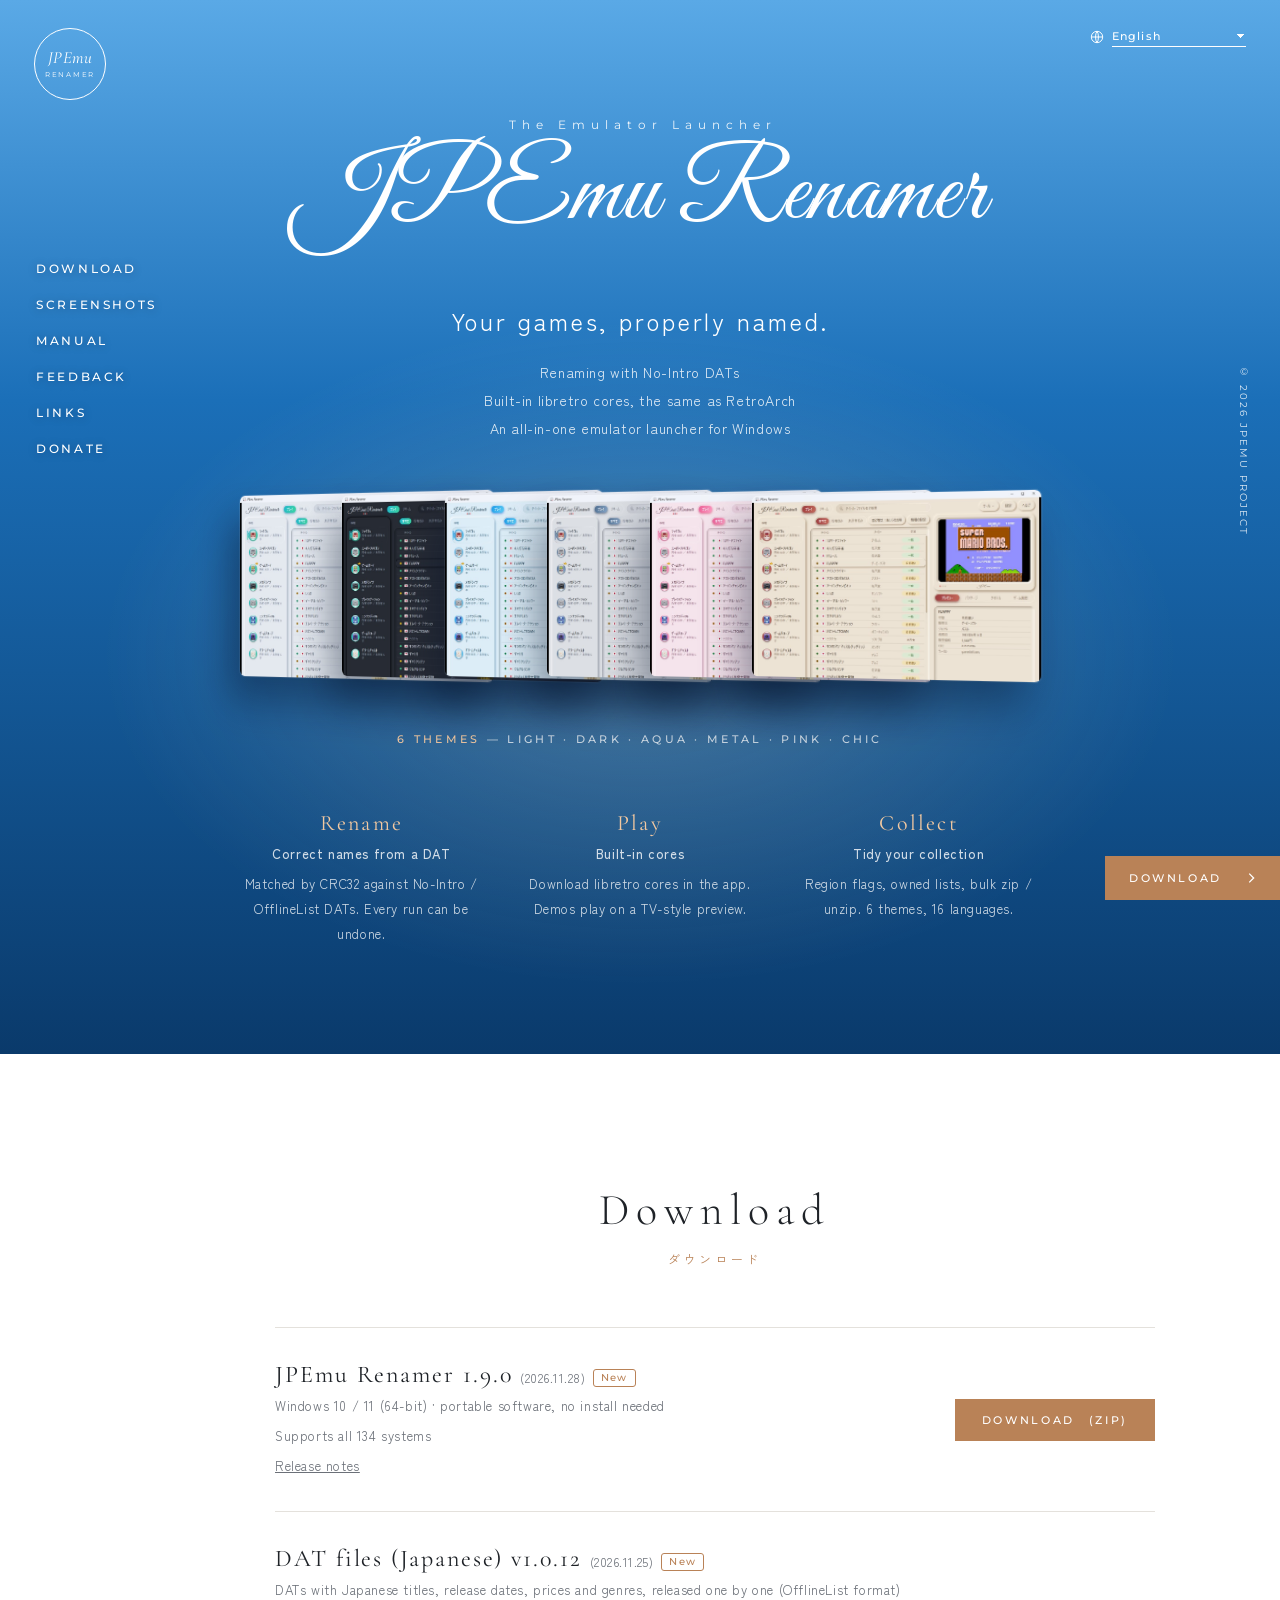
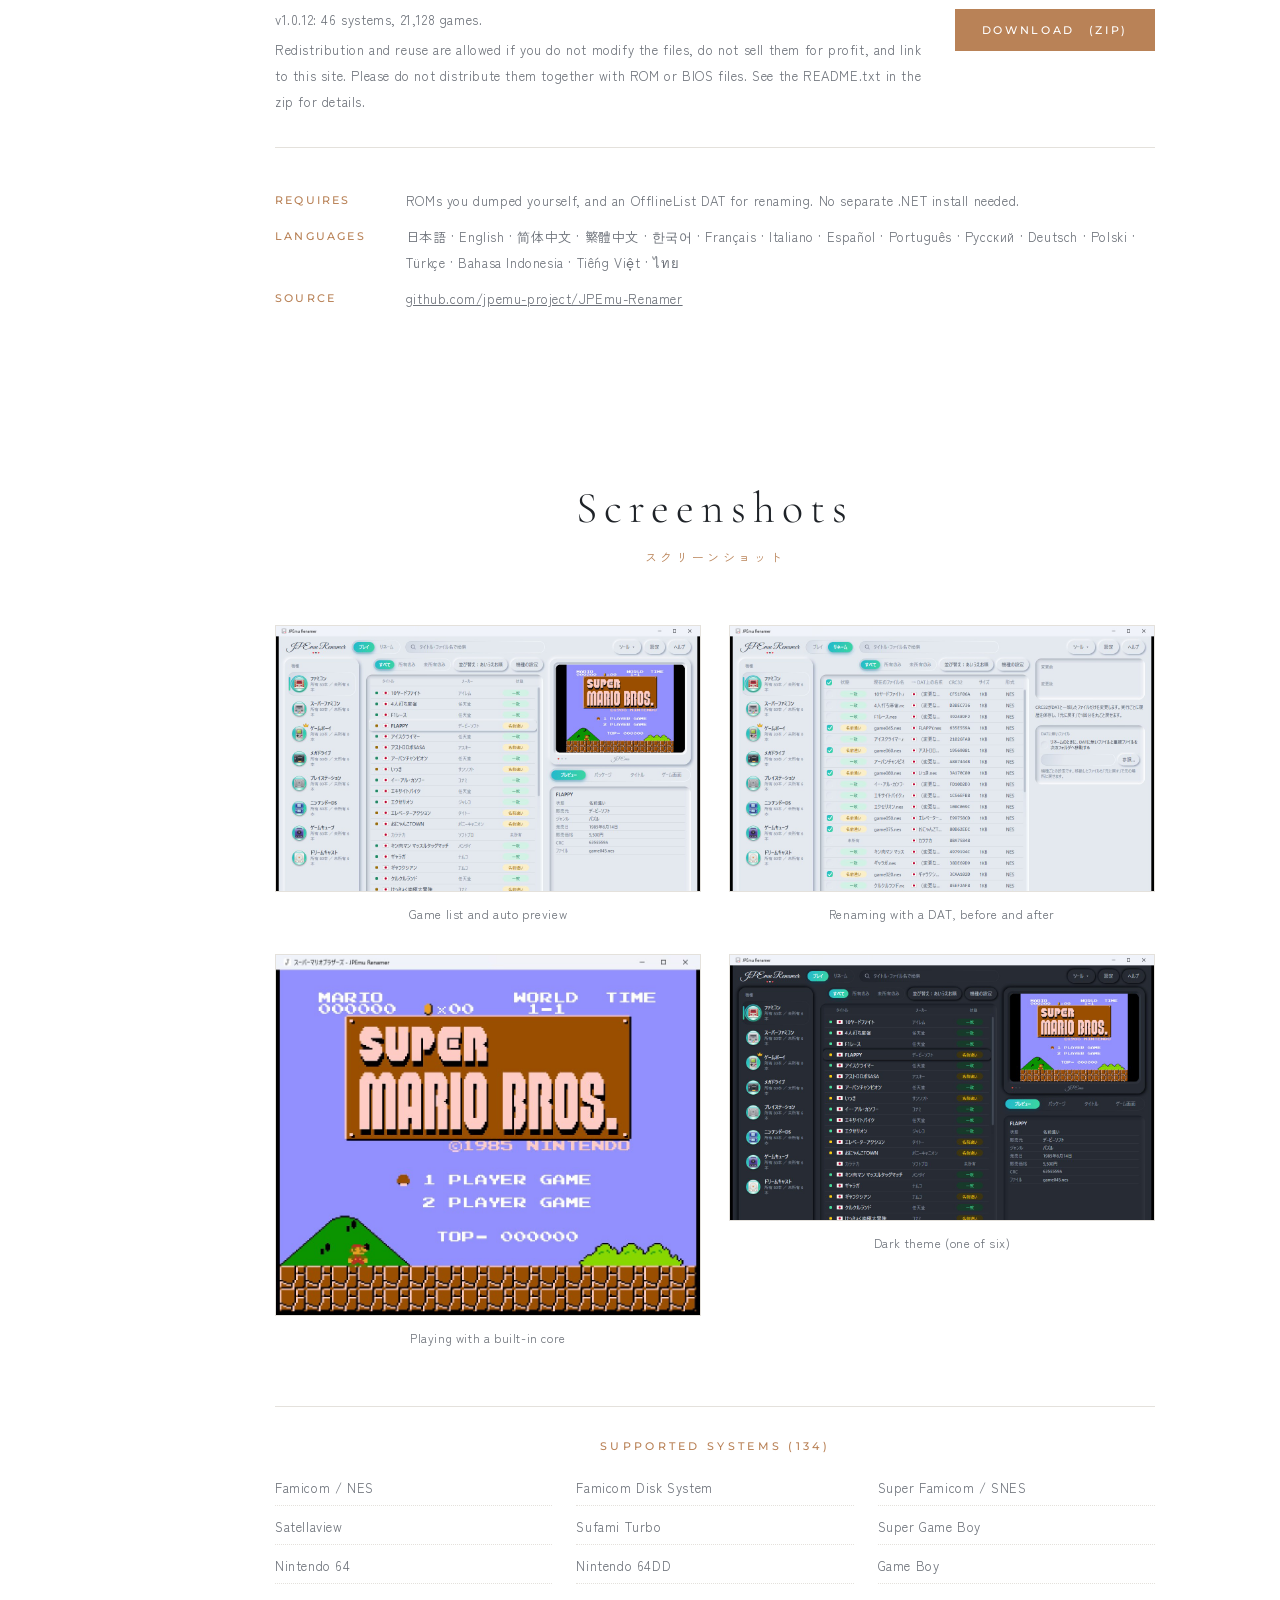
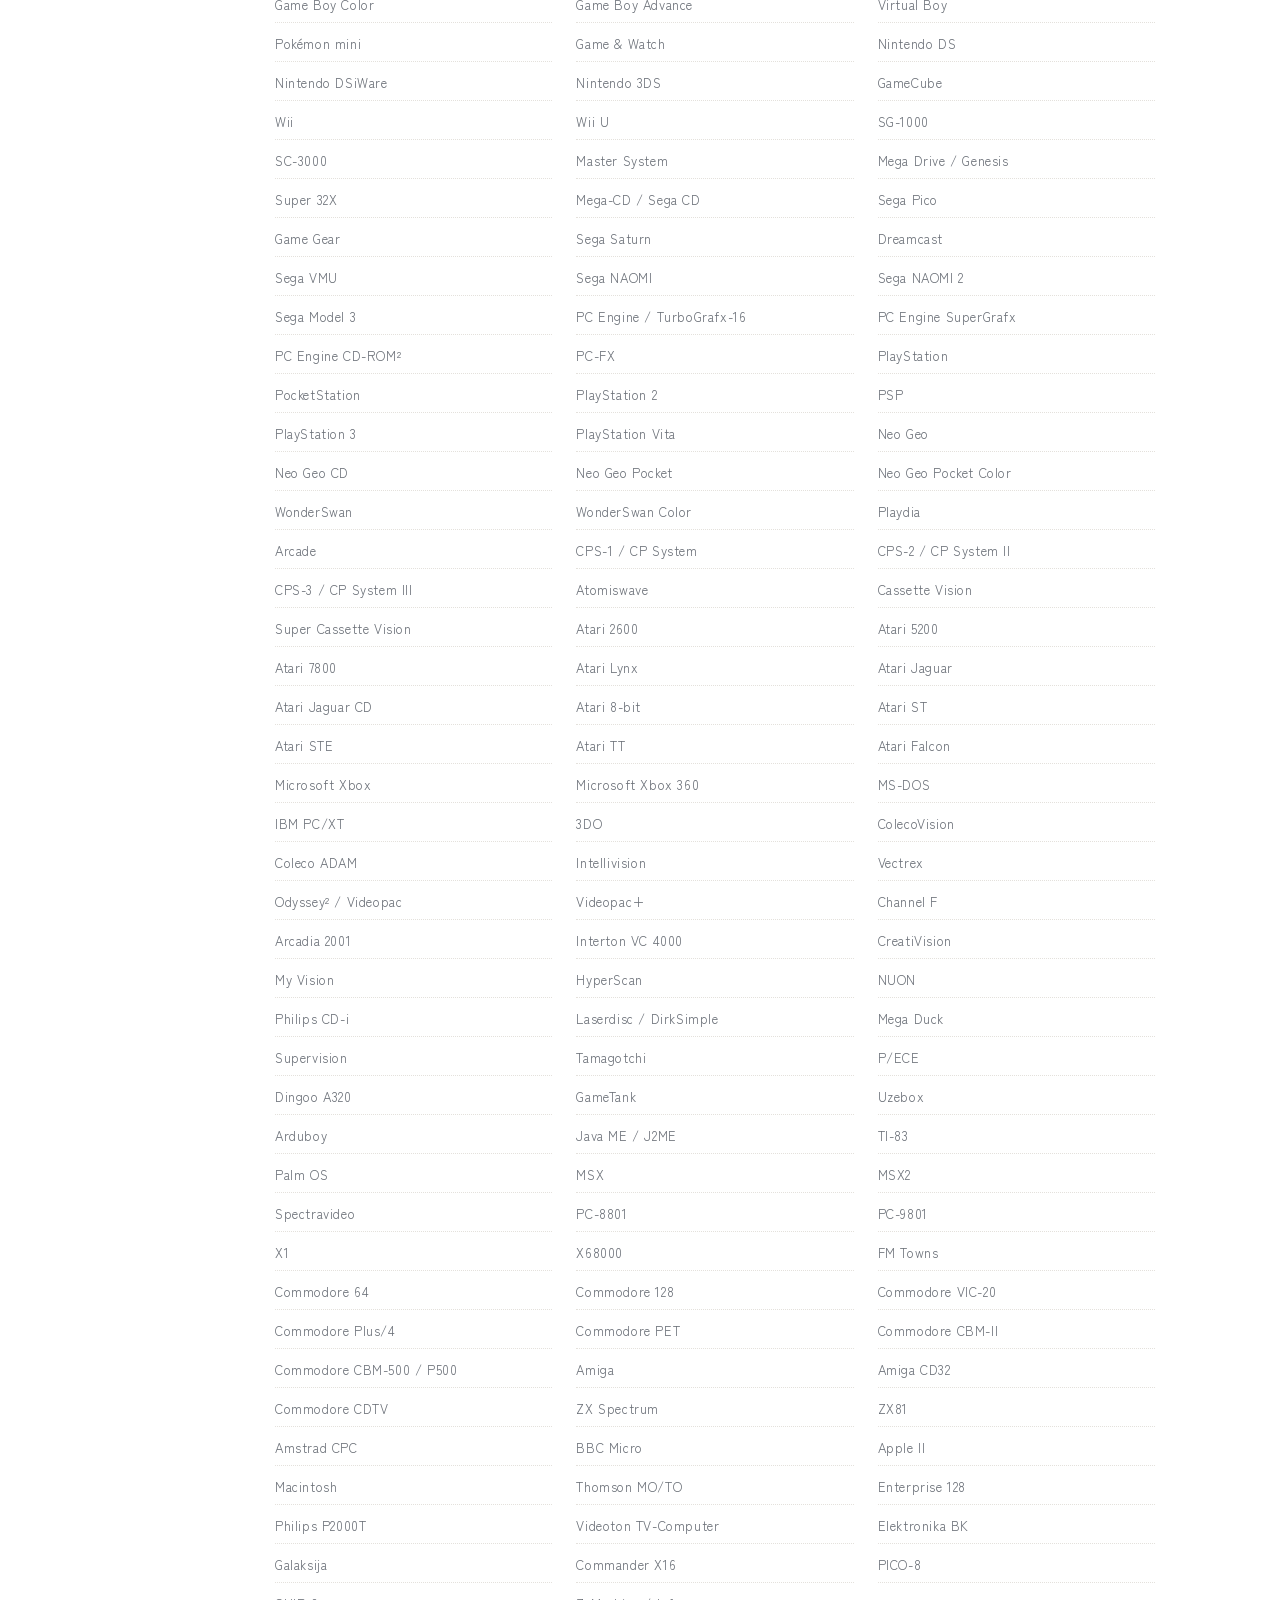
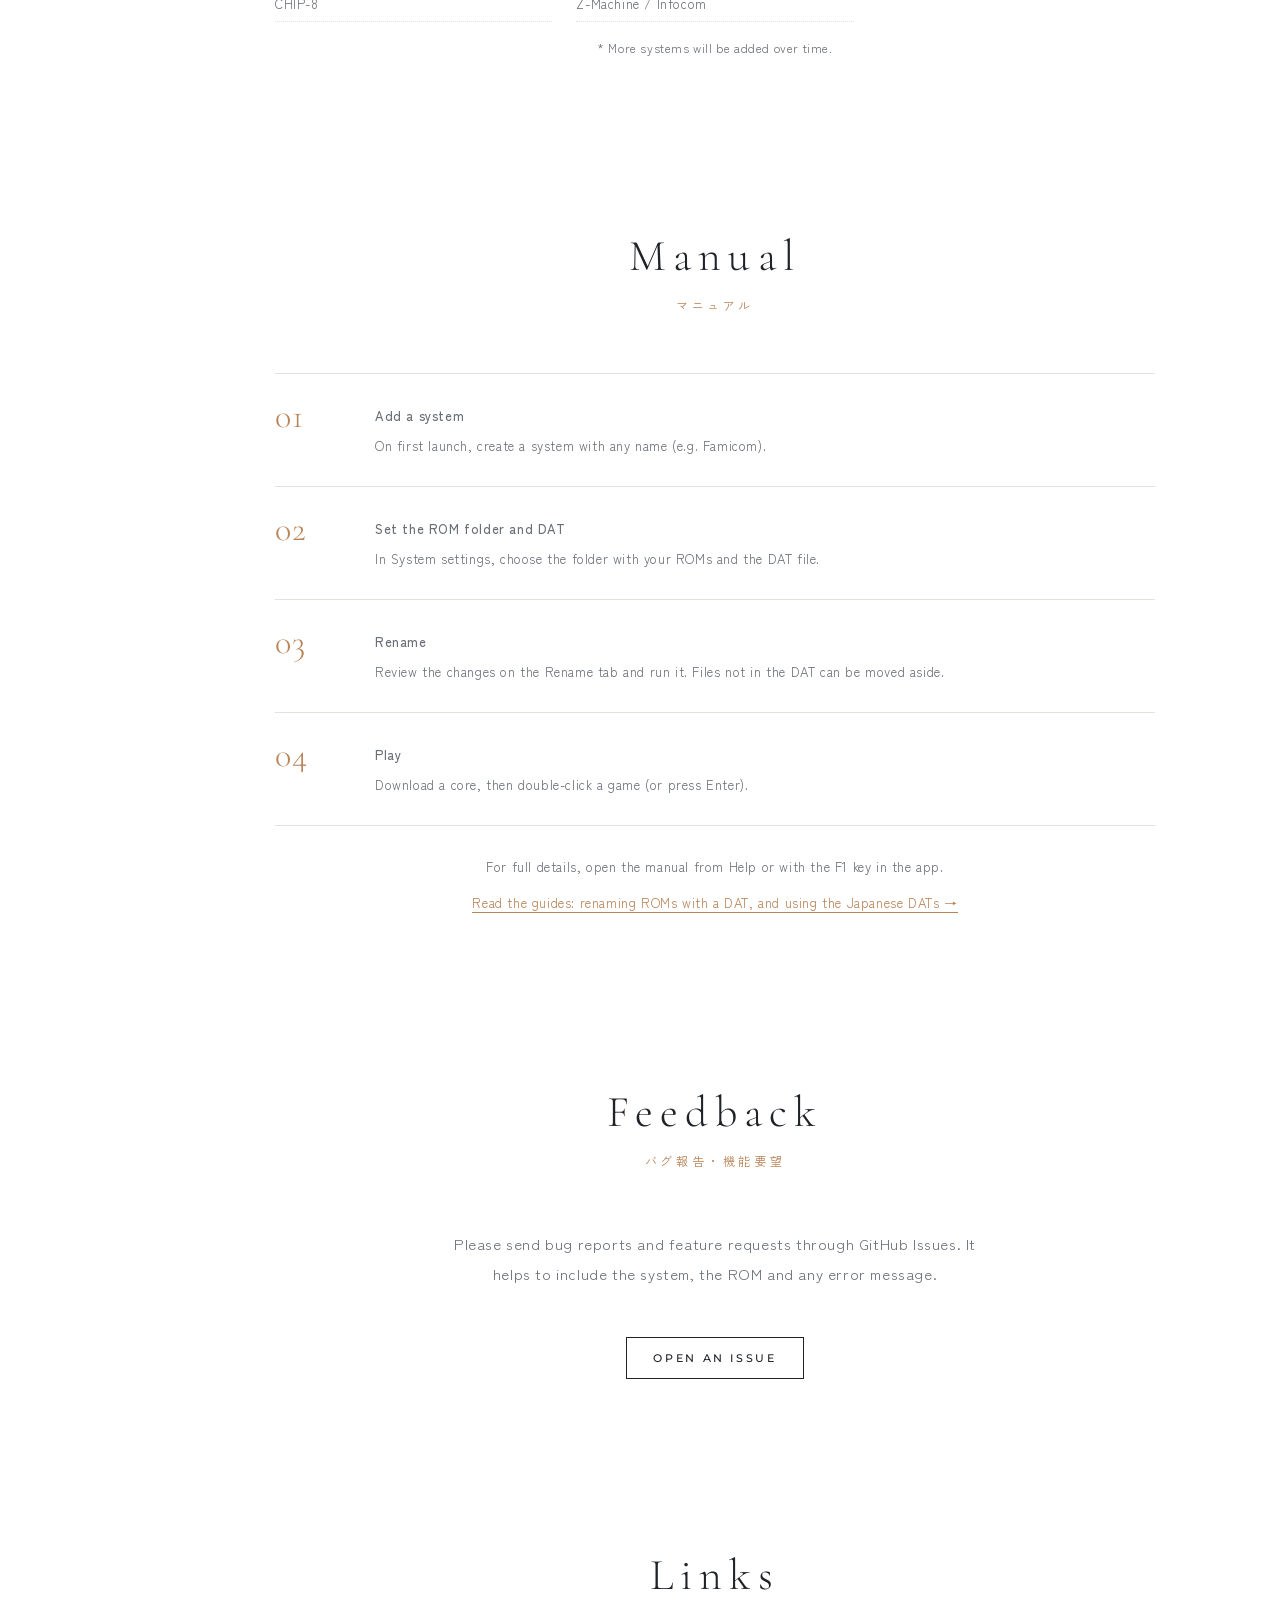
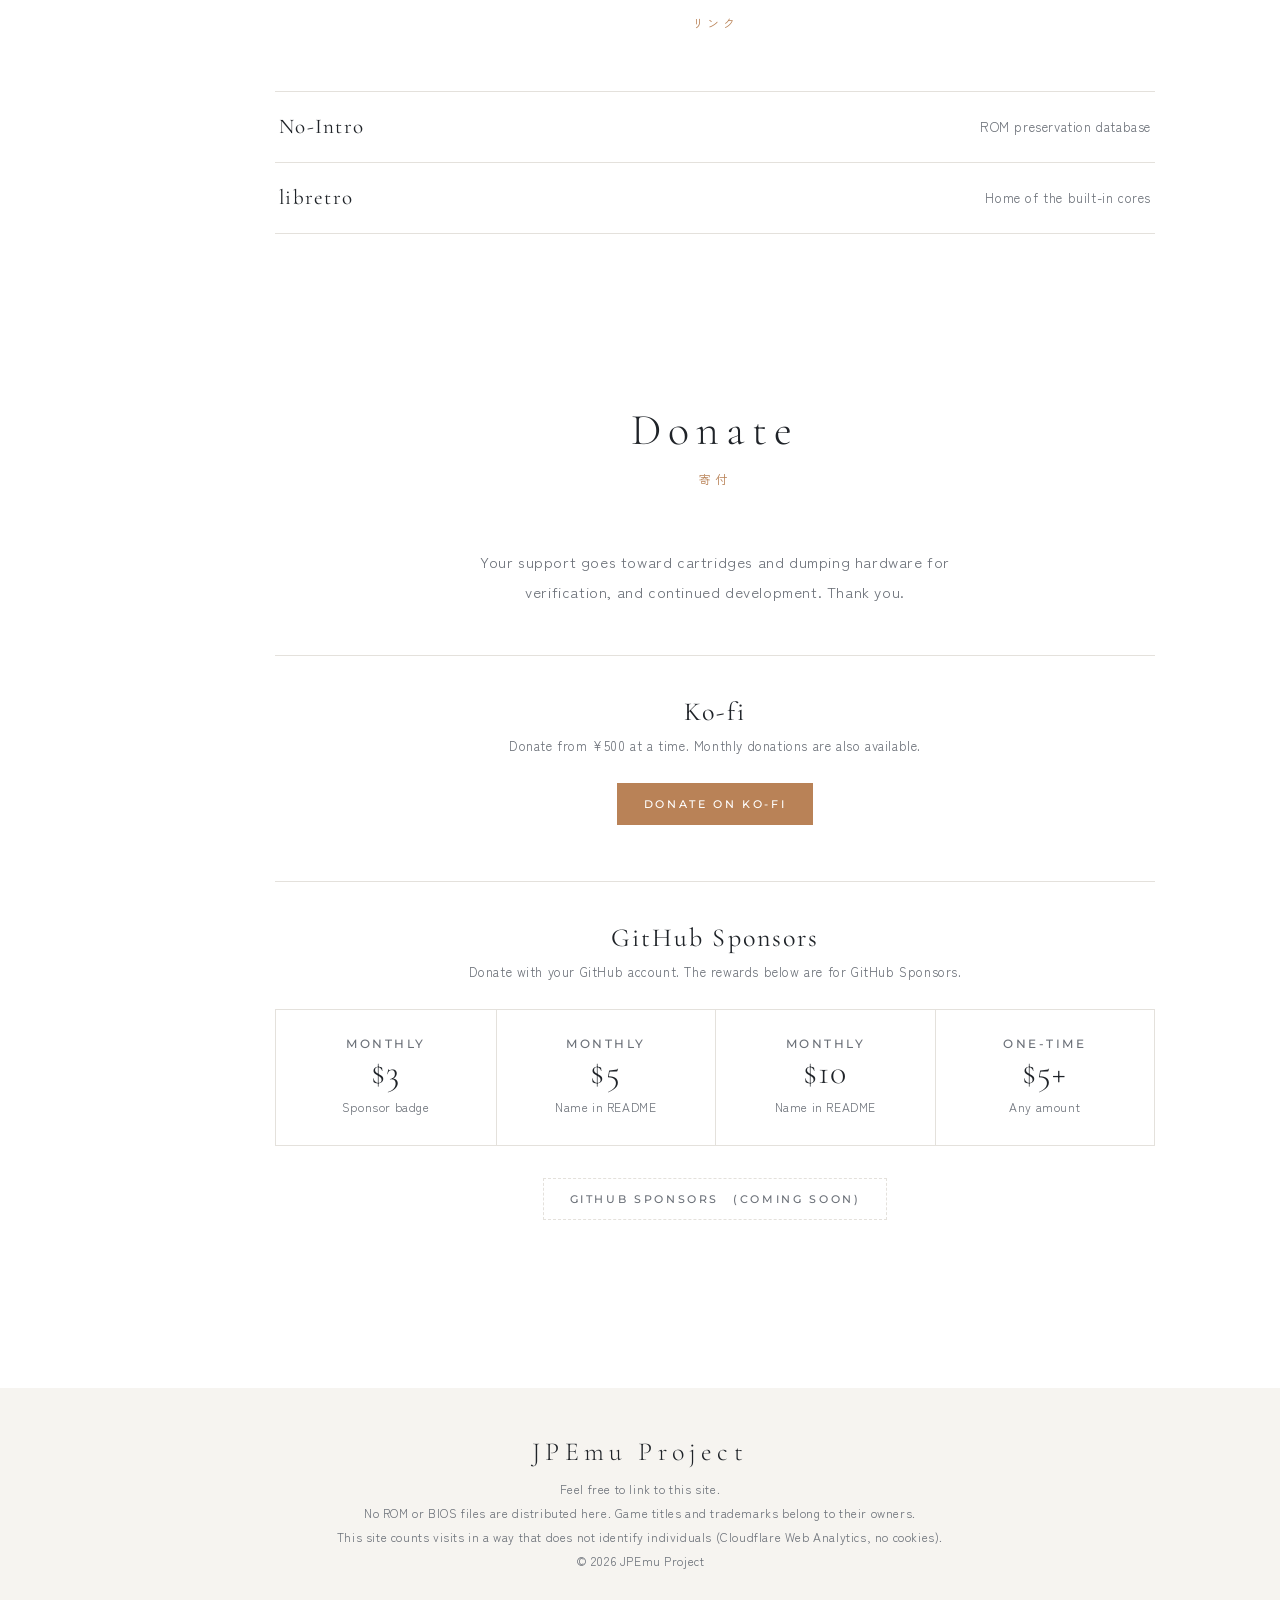
<file: index.html>
<!doctype html>
<html lang="ja">
<head>
<meta charset="utf-8">
<meta name="viewport" content="width=device-width,initial-scale=1,viewport-fit=cover">
<meta name="description" content="JPEmu Renamer は、No-Intro / OfflineList のDATでROMのファイル名を正しく整えるリネーム機能と、libretroコアを内蔵した無料のWindows用エミュレーターランチャーです。ファミコン・スーパーファミコン・メガドライブ・PCエンジンなど134機種に対応。インストール不要。日本語タイトル入りDATも無料で公開しています。">
<title>JPEmu Renamer｜ROMリネーム＆エミュレーターランチャー（無料・Windows）</title>
<link rel="canonical" href="https://jpemu-project.github.io/">
<meta name="robots" content="index,follow">
<meta name="google-site-verification" content="zw16djGc47VGO-MvRD2EEUSGx_k5_EYi6Nx5ptHSYt4">
<meta property="og:type" content="website">
<meta property="og:site_name" content="JPEmu Renamer">
<meta property="og:title" content="JPEmu Renamer｜ROMリネーム＆エミュレーターランチャー（無料・Windows）">
<meta property="og:description" content="No-Intro DAT対応のリネーム機能と、libretroコアを内蔵した無料のWindows用エミュレーターランチャー。134機種対応・インストール不要。日本語DATも公開中。">
<meta property="og:url" content="https://jpemu-project.github.io/">
<meta property="og:image" content="https://jpemu-project.github.io/img/main.jpg">
<meta property="og:image:width" content="1280">
<meta property="og:image:height" content="800">
<meta property="og:locale" content="ja_JP">
<meta property="og:locale:alternate" content="en_US">
<meta property="og:locale:alternate" content="zh_CN">
<meta property="og:locale:alternate" content="zh_TW">
<meta property="og:locale:alternate" content="ko_KR">
<meta property="og:locale:alternate" content="fr_FR">
<meta property="og:locale:alternate" content="it_IT">
<meta property="og:locale:alternate" content="es_ES">
<meta property="og:locale:alternate" content="pt_BR">
<meta property="og:locale:alternate" content="ru_RU">
<meta property="og:locale:alternate" content="de_DE">
<meta property="og:locale:alternate" content="pl_PL">
<meta property="og:locale:alternate" content="tr_TR">
<meta property="og:locale:alternate" content="id_ID">
<meta property="og:locale:alternate" content="vi_VN">
<meta property="og:locale:alternate" content="th_TH">
<meta name="twitter:card" content="summary_large_image">
<meta name="twitter:title" content="JPEmu Renamer｜ROMリネーム＆エミュレーターランチャー（無料・Windows）">
<meta name="twitter:description" content="No-Intro DAT対応のリネーム機能と、libretroコアを内蔵した無料のWindows用エミュレーターランチャー。134機種対応・インストール不要。">
<meta name="twitter:image" content="https://jpemu-project.github.io/img/main.jpg">
<script type="application/ld+json">
{
  "@context": "https://schema.org",
  "@type": "SoftwareApplication",
  "name": "JPEmu Renamer",
  "alternateName": "JPEmu",
  "description": "No-Intro / OfflineList のDATでROMのファイル名を整えるリネーム機能と、libretroコアを内蔵したWindows用エミュレーターランチャー。134機種対応、インストール不要、16言語対応。",
  "url": "https://jpemu-project.github.io/",
  "downloadUrl": "https://github.com/jpemu-project/JPEmu-Renamer/releases/latest/download/JPEmuRenamer-win-x64.zip",
  "operatingSystem": "Windows 10, Windows 11",
  "applicationCategory": "UtilitiesApplication",
  "image": "https://jpemu-project.github.io/img/main.jpg",
  "screenshot": "https://jpemu-project.github.io/img/rename.jpg",
  "inLanguage": ["ja", "en", "zh-Hans", "zh-Hant", "ko", "fr", "it", "es", "pt", "ru", "de", "pl", "tr", "id", "vi", "th"],
  "isAccessibleForFree": true,
  "offers": {"@type": "Offer", "price": "0", "priceCurrency": "JPY"},
  "author": {"@type": "Organization", "name": "JPEmu Project", "url": "https://github.com/jpemu-project"},
  "sameAs": ["https://github.com/jpemu-project/JPEmu-Renamer"]
}
</script>
<script type="application/ld+json">
{
  "@context": "https://schema.org",
  "@type": "WebSite",
  "name": "JPEmu Renamer",
  "alternateName": ["JPEmu", "JPEmu Renamer 公式サイト"],
  "url": "https://jpemu-project.github.io/",
  "inLanguage": ["ja", "en"],
  "publisher": {"@type": "Organization", "name": "JPEmu Project", "url": "https://github.com/jpemu-project"}
}
</script>
<link rel="icon" href="/favicon.ico" sizes="any">
<link rel="apple-touch-icon" href="/img/app-icon-256.png">
<script type="module" src="https://static.cloudflareinsights.com/beacon.min.js" data-cf-beacon='{"token": "e24be121c1d54c88b2a93acdfb88f5db"}'></script>
<link rel="preconnect" href="https://fonts.googleapis.com">
<link rel="preconnect" href="https://fonts.gstatic.com" crossorigin>
<link rel="stylesheet" href="https://fonts.googleapis.com/css2?family=Cormorant+Garamond:ital,wght@0,300;0,400;1,400&family=Great+Vibes&family=Montserrat:wght@400;500&family=Zen+Kaku+Gothic+New:wght@400;500&display=swap">
<style>
:root{
  --ink:#1f2328; --sub:#6b7078; --line:#e4e1dc; --paper:#ffffff; --paper2:#f6f4f0;
  --copper:#b98257; --copper-dark:#8f6040;
  --sky-1:#0a3a6b; --sky-2:#1b6fb8; --sky-3:#5aa9e6;
  --f-serif:"Cormorant Garamond","Zen Kaku Gothic New",serif;
  --f-label:"Montserrat","Zen Kaku Gothic New",sans-serif;
  --f-body:"Zen Kaku Gothic New","Hiragino Sans","Yu Gothic",sans-serif;
  --menu-w:230px;
}
*{box-sizing:border-box}
html{scroll-behavior:smooth}
body{margin:0;background:var(--paper);color:var(--ink);font-family:var(--f-body);font-size:15px;line-height:2;letter-spacing:.04em}
a{color:inherit}
:focus-visible{outline:1px solid var(--copper);outline-offset:4px}
/* Japanese shows .ja; every other language shows .en (English, or its translation from lang.js) */
#app:not([data-lang="ja"]) .ja,[data-lang="ja"] .en{display:none}
/* fonts for scripts the Japanese font does not cover well */
html:not([lang="ja"]):not([lang="en"]){--f-body:"Segoe UI",system-ui,-apple-system,"Helvetica Neue",Arial,sans-serif}
html[lang="zh-Hans"]{--f-body:"Microsoft YaHei","PingFang SC","Noto Sans SC",sans-serif;--f-label:"Montserrat","Microsoft YaHei","PingFang SC","Noto Sans SC",sans-serif;--f-serif:"Cormorant Garamond","Microsoft YaHei","PingFang SC","Noto Sans SC",serif}
html[lang="zh-Hant"]{--f-body:"Microsoft JhengHei","PingFang TC","Noto Sans TC",sans-serif;--f-label:"Montserrat","Microsoft JhengHei","PingFang TC","Noto Sans TC",sans-serif;--f-serif:"Cormorant Garamond","Microsoft JhengHei","PingFang TC","Noto Sans TC",serif}
html[lang="ko"]{--f-body:"Malgun Gothic","Apple SD Gothic Neo","Noto Sans KR",sans-serif;--f-label:"Montserrat","Malgun Gothic","Apple SD Gothic Neo","Noto Sans KR",sans-serif;--f-serif:"Cormorant Garamond","Malgun Gothic","Apple SD Gothic Neo","Noto Sans KR",serif}
html[lang="th"] #app *{letter-spacing:normal}
html[lang="th"]{--f-body:"Leelawadee UI","Thonburi","Noto Sans Thai",sans-serif;--f-label:"Montserrat","Leelawadee UI","Thonburi","Noto Sans Thai",sans-serif;--f-serif:"Cormorant Garamond","Leelawadee UI","Thonburi","Noto Sans Thai",serif}

/* ---------- hero ---------- */
.hero{position:relative;min-height:100vh;padding:13vh 0 0;color:#fff;text-align:center;
  background:
    radial-gradient(ellipse 60% 45% at 50% 62%,rgba(255,236,200,.22),transparent 70%),
    linear-gradient(180deg,var(--sky-3) 0%,var(--sky-2) 38%,var(--sky-1) 100%)}
.hero-title small{display:block;font:400 12px var(--f-label);letter-spacing:.5em;opacity:.9;padding-left:.5em}
.hero-title h1{margin:6px 0 0;font:400 clamp(52px,8.4vw,100px)/1.15 "Great Vibes",var(--f-serif);letter-spacing:.01em}
.hero-copy{max-width:34em;margin:5vh auto 0;padding:0 20px}
.hero-copy .big{margin:0;font:400 clamp(18px,2.1vw,24px)/1.9 var(--f-body);letter-spacing:.12em}
.hero-copy p:last-child{margin:14px 0 0;font-size:14px;opacity:.85}

/* the six themes fanned out like a product line-up, overlapping into the white area below;
   each shot is 36% of the row and steps 12.8%, so six of them fill the row exactly */
.fan{position:relative;z-index:1;display:flex;justify-content:center;width:min(940px,calc(100vw - 480px));margin:6vh auto 0;perspective:1800px}
.fan .card{flex:none;width:36%;margin-left:-23.2%;transform:rotateY(-24deg);transform-origin:left center;
  border-radius:6px;overflow:hidden;box-shadow:-14px 24px 40px rgba(0,15,40,.4),0 0 0 1px rgba(255,255,255,.12);transition:transform .35s}
.fan .card:first-child{margin-left:0}
.fan .card:hover{transform:rotateY(-24deg) translateY(-10px)}
.fan img{display:block;width:100%;height:auto}
.fan-cap{text-align:center;margin:0;padding-top:56px;font:500 11px var(--f-label);letter-spacing:.3em;color:rgba(255,255,255,.75)}
.fan-cap b{font-weight:500;color:#f3c9a1}
/* the feature trio sits on the blue hero too, so it uses light text */
.hero .feat{max-width:min(880px,calc(100vw - 480px));padding-bottom:12vh !important}
.hero .feat b{color:#f3c9a1}
.hero .feat span{color:rgba(255,255,255,.8)}

.emblem{position:fixed;top:28px;left:34px;z-index:30;width:72px;height:72px;border-radius:50%;
  border:1px solid currentColor;display:grid;place-items:center;text-decoration:none;
  font:italic 400 17px/1 var(--f-serif);color:#fff;text-align:center;transition:color .3s}
.emblem.dark{color:var(--copper)}
.emblem span{display:block;font:400 7px var(--f-label);letter-spacing:.25em;margin-top:4px;font-style:normal}

/* left menu */
nav.side{position:fixed;left:36px;top:28vh;z-index:30}
nav.side ul{list-style:none;margin:0;padding:0;display:grid;gap:6px}
nav.side a{display:inline-block;text-decoration:none;font:500 12px/2 var(--f-label);letter-spacing:.22em;color:#fff;
  text-shadow:0 1px 8px rgba(0,20,50,.35);transition:color .3s}
nav.side a:hover,nav.side a.on{color:var(--copper)}
nav.side a.dark{color:var(--ink);text-shadow:none}
nav.side a.dark:hover,nav.side a.dark.on{color:var(--copper)}

.lang{position:fixed;top:26px;right:34px;z-index:30;display:flex;align-items:center;gap:8px;color:#fff;transition:color .3s}
.lang svg{width:14px;height:14px;flex:none}
.lang select{appearance:none;-webkit-appearance:none;background:transparent;border:0;border-bottom:1px solid currentColor;border-radius:0;
  padding:3px 16px 3px 0;cursor:pointer;color:inherit;font:500 11px "Montserrat","Segoe UI",system-ui,sans-serif;letter-spacing:.1em;
  background-image:linear-gradient(45deg,transparent 50%,currentColor 50%),linear-gradient(-45deg,transparent 50%,currentColor 50%);
  background-position:right 5px center,right 1px center;background-size:4px 4px;background-repeat:no-repeat}
.lang select option{color:#1f2328;background:#fff}
.lang.dark{color:var(--ink)}

.vcopy{position:fixed;right:30px;top:50%;transform:translateY(-50%);z-index:20;writing-mode:vertical-rl;
  font:400 10px var(--f-label);letter-spacing:.2em;color:rgba(255,255,255,.85);transition:color .3s}
.vcopy.dark{color:var(--sub)}

.cta{position:fixed;right:0;bottom:0;z-index:30;display:flex;align-items:center;gap:22px;padding:15px 22px 15px 24px;
  background:var(--copper);color:#fff;text-decoration:none;font:500 11px var(--f-label);letter-spacing:.24em}
.cta:hover{background:var(--copper-dark)}
.cta svg{width:14px;height:14px}

.menu-btn{display:none}

/* ---------- sections ---------- */
main{padding-left:var(--menu-w);padding-right:80px}
section.sec{max-width:880px;margin:0 auto;padding:130px 0 40px}
.sec-head{text-align:center;margin-bottom:56px}
.sec-head h2{margin:0;font:300 clamp(30px,4vw,44px)/1.2 var(--f-serif);letter-spacing:.16em}
.sec-head p{margin:10px 0 0;font-size:12px;letter-spacing:.3em;color:var(--copper)}
.lead{max-width:36em;margin:0 auto 48px;text-align:center;color:var(--sub)}

.feat{display:grid;grid-template-columns:repeat(3,1fr);gap:40px 36px;margin:0 auto;padding-top:64px !important;padding:0;list-style:none;max-width:880px}
.feat li{text-align:center}
.feat b{display:block;font:400 22px var(--f-serif);letter-spacing:.1em;color:var(--copper);margin-bottom:6px}
.feat strong{display:block;font-weight:500;margin-bottom:6px}
.feat span{font-size:13px;color:var(--sub);line-height:1.9;display:block}

.dl-card{border-top:1px solid var(--line);border-bottom:1px solid var(--line);padding:32px 0;display:grid;grid-template-columns:1fr auto;gap:24px;align-items:center}
.dl-card + .dl-card{border-top:0}
.dl-card h3{margin:0;font:400 24px var(--f-serif);letter-spacing:.08em}
.dl-card p{margin:4px 0 0;font-size:13px;color:var(--sub)}
.rel-date{font:400 12px var(--f-body);letter-spacing:.04em;color:var(--sub);vertical-align:middle}
.new-badge{display:inline-block;vertical-align:middle;padding:0 7px;border:1px solid var(--copper);border-radius:3px;color:var(--copper);font:500 10px/1.6 var(--f-label);letter-spacing:.12em}
.btn{display:inline-flex;align-items:center;gap:14px;padding:13px 26px;border:1px solid var(--ink);text-decoration:none;
  font:500 11px var(--f-label);letter-spacing:.24em;white-space:nowrap;background:none;color:var(--ink)}
.btn:hover{background:var(--ink);color:#fff}
.btn.fill{background:var(--copper);border-color:var(--copper);color:#fff}
.btn.fill:hover{background:var(--copper-dark);border-color:var(--copper-dark)}
.btn[aria-disabled="true"]{border-style:dashed;color:var(--sub);border-color:var(--line);pointer-events:none}
dl.spec{display:grid;grid-template-columns:max-content 1fr;gap:10px 40px;margin:40px 0 0;font-size:13px}
dl.spec dt{font:500 11px/2.2 var(--f-label);letter-spacing:.2em;color:var(--copper)}
dl.spec dd{margin:0;color:var(--sub)}

.shots{display:grid;grid-template-columns:repeat(2,1fr);gap:28px}
.shots figure{margin:0}
.shots a{display:block;border:1px solid var(--line);overflow:hidden}
.shots img{display:block;width:100%;height:auto;transition:transform .5s}
.shots a:hover img{transform:scale(1.02)}
.shots figcaption{margin-top:10px;font-size:12px;color:var(--sub);text-align:center}
.systems{margin:56px 0 0;border-top:1px solid var(--line);padding-top:32px}
.systems h3{margin:0 0 18px;text-align:center;font:500 11px var(--f-label);letter-spacing:.3em;color:var(--copper)}
.systems ul{list-style:none;margin:0;padding:0;display:grid;grid-template-columns:repeat(auto-fill,minmax(210px,1fr));gap:4px 24px;font-size:13px;color:var(--sub)}
.systems li{border-bottom:1px dotted var(--line);padding:4px 0}
.systems li i{font-style:normal;color:var(--copper);margin-left:4px}
.systems .note{margin:14px 0 0;text-align:center;font-size:12px;color:var(--sub)}

ol.steps{list-style:none;counter-reset:s;margin:0;padding:0;display:grid;gap:0}
ol.steps li{counter-increment:s;display:grid;grid-template-columns:80px 1fr;gap:20px;padding:26px 0;border-top:1px solid var(--line)}
ol.steps li:last-child{border-bottom:1px solid var(--line)}
ol.steps li::before{content:counter(s,decimal-leading-zero);font:300 34px/1 var(--f-serif);color:var(--copper)}
ol.steps strong{display:block;font-weight:500}
ol.steps span{font-size:13px;color:var(--sub)}
.note{margin:28px 0 0;text-align:center;font-size:13px;color:var(--sub)}
.center{text-align:center}
.guide-link{margin-top:10px}
.guide-link a{color:var(--copper);text-decoration:none;border-bottom:1px solid currentColor}
.guide-link a:hover{color:var(--copper-dark)}

.links{list-style:none;margin:0;padding:0;border-top:1px solid var(--line)}
.links a{display:grid;grid-template-columns:1fr auto;gap:16px;padding:22px 4px;border-bottom:1px solid var(--line);text-decoration:none}
.links a:hover strong{color:var(--copper)}
.links strong{font:400 21px var(--f-serif);letter-spacing:.06em;transition:color .2s}
.links span{font-size:13px;color:var(--sub);align-self:center}

.donate-opt{text-align:center;border-top:1px solid var(--line);padding:40px 0 8px}
.donate-opt + .donate-opt{margin-top:48px}
.donate-opt h3{margin:0;font:400 26px var(--f-serif);letter-spacing:.08em}
.donate-opt p{margin:6px 0 24px;font-size:13px;color:var(--sub)}
.tiers{display:grid;grid-template-columns:repeat(4,1fr);gap:0;margin:0 0 32px;text-align:center;padding:0;list-style:none;border:1px solid var(--line)}
.tiers li{padding:26px 14px;text-align:center;border-left:1px solid var(--line)}
.tiers li:first-child{border-left:0}
.tiers small{display:block;font:500 10px var(--f-label);letter-spacing:.25em;color:var(--copper)}
.tiers b{display:block;font:300 34px/1.3 var(--f-serif);letter-spacing:.04em}
.tiers span{display:block;font-size:12px;color:var(--sub)}

footer{margin-top:120px;padding:48px 24px calc(80px + env(safe-area-inset-bottom,0px));background:var(--paper2);text-align:center;font-size:12px;color:var(--sub)}
footer .fname{font:300 26px var(--f-serif);letter-spacing:.2em;color:var(--ink);margin-bottom:10px}
/* ---------- narrow screens ---------- */
@media (max-width:900px){
  main{padding-left:max(20px,env(safe-area-inset-left,0px));padding-right:max(20px,env(safe-area-inset-right,0px))}
  section.sec{padding-top:96px}
  .vcopy{display:none}
  .emblem{top:16px;left:16px;width:58px;height:58px;font-size:14px}
  .lang{top:auto;bottom:18px;left:18px;right:auto}
  .menu-btn{display:block;position:fixed;top:24px;right:18px;z-index:40;background:none;border:0;cursor:pointer;
    font:500 11px var(--f-label);letter-spacing:.24em;color:#fff;padding:8px 0}
  .menu-btn.dark{color:var(--ink)}
  nav.side{inset:0;top:0;left:0;background:rgba(255,255,255,.97);display:none;align-items:center;justify-content:center;z-index:35}
  body.open nav.side{display:flex}
  body.open .menu-btn{color:var(--ink)}
  nav.side ul{gap:14px;text-align:center}
  nav.side a,nav.side a.dark{color:var(--ink);text-shadow:none;font-size:14px}
  .hero{padding-top:110px}
  .fan{width:calc(100vw - 32px)}
  .fan .card{border-radius:3px}
  .fan-cap{padding-top:40px;letter-spacing:.18em}
  .hero .feat{max-width:none;padding:0 20px 90px !important}
  .hero-copy p:last-child{font-size:12px;letter-spacing:.02em}
  .hero .feat{padding-top:40px !important}
  .feat{grid-template-columns:1fr;gap:32px}
  .shots{grid-template-columns:1fr}
  .tiers{grid-template-columns:repeat(2,1fr)}
  .tiers li:nth-child(3){border-left:0}
  .tiers li:nth-child(n+3){border-top:1px solid var(--line)}
  .dl-card{grid-template-columns:1fr}
  dl.spec{grid-template-columns:1fr;gap:0}
  dl.spec dd{margin-bottom:12px}
  ol.steps li{grid-template-columns:52px 1fr;gap:12px}
}
@media (prefers-reduced-motion:reduce){html{scroll-behavior:auto}.shots img{transition:none}}
</style>
</head>
<body>
<div id="app" data-lang="ja">

<a class="emblem" href="#top" aria-label="JPEmu Renamer"><div>JPEmu<span>RENAMER</span></div></a>

<button class="menu-btn" type="button" aria-expanded="false" aria-controls="side">MENU</button>
<nav class="side" id="side" aria-label="Menu">
  <ul>
    <li><a href="#download"><span class="ja">ダウンロード</span><span class="en">DOWNLOAD</span></a></li>
    <li><a href="#screenshots"><span class="ja">スクリーンショット</span><span class="en">SCREENSHOTS</span></a></li>
    <li><a href="#manual"><span class="ja">マニュアル</span><span class="en">MANUAL</span></a></li>
    <li><a href="#feedback"><span class="ja">バグ報告・機能要望</span><span class="en">FEEDBACK</span></a></li>
    <li><a href="#links"><span class="ja">リンク</span><span class="en">LINKS</span></a></li>
    <li><a href="#donate"><span class="ja">寄付</span><span class="en">DONATE</span></a></li>
  </ul>
</nav>

<label class="lang">
  <svg viewBox="0 0 16 16" fill="none" stroke="currentColor" stroke-width="1.1" aria-hidden="true"><circle cx="8" cy="8" r="6.5"/><path d="M1.5 8h13M8 1.5c-2.2 2.4-2.2 10.6 0 13M8 1.5c2.2 2.4 2.2 10.6 0 13"/></svg>
  <select aria-label="Language / 言語">
    <option value="ja">日本語</option>
    <option value="en">English</option>
    <option value="zh-Hans">简体中文</option>
    <option value="zh-Hant">繁體中文</option>
    <option value="ko">한국어</option>
    <option value="fr">Français</option>
    <option value="it">Italiano</option>
    <option value="es">Español</option>
    <option value="pt">Português</option>
    <option value="ru">Русский</option>
    <option value="de">Deutsch</option>
    <option value="pl">Polski</option>
    <option value="tr">Türkçe</option>
    <option value="id">Bahasa Indonesia</option>
    <option value="vi">Tiếng Việt</option>
    <option value="th">ไทย</option>
  </select>
</label>
<div class="vcopy" aria-hidden="true">© 2026 JPEMU PROJECT</div>
<a class="cta" href="#download">DOWNLOAD
  <svg viewBox="0 0 16 16" fill="none" stroke="currentColor" stroke-width="1.5" aria-hidden="true"><path d="M6 3l5 5-5 5"/></svg></a>

<header class="hero" id="top">
  <div class="hero-title">
    <small>The Emulator Launcher</small>
    <h1>JPEmu Renamer</h1>
  </div>
  <div class="hero-copy">
    <p class="big"><span class="ja">手元のゲームを、正しい名前で。</span><span class="en">Your games, properly named.</span></p>
    <p><span class="ja">No-Intro DAT 対応のリネーム機能<br>RetroArch と同じ libretro コアを内蔵<br>Windows 用オールインワンエミュレーターランチャー</span><span class="en">Renaming with No-Intro DATs<br>Built-in libretro cores, the same as RetroArch<br>An all-in-one emulator launcher for Windows</span></p>
  </div>
  <div class="fan">
    <div class="card"><img src="img/theme-light.jpg" width="960" height="600" alt="ライトテーマのメイン画面"></div>
    <div class="card"><img src="img/theme-dark.jpg" width="960" height="600" alt="ダークテーマのメイン画面"></div>
    <div class="card"><img src="img/theme-aqua.jpg" width="960" height="600" alt="アクアテーマのメイン画面"></div>
    <div class="card"><img src="img/theme-metal.jpg" width="960" height="600" alt="メタルテーマのメイン画面"></div>
    <div class="card"><img src="img/theme-pink.jpg" width="960" height="600" alt="ピンクテーマのメイン画面"></div>
    <div class="card"><img src="img/theme-chic.jpg" width="960" height="600" alt="シックテーマのメイン画面"></div>
  </div>
  <p class="fan-cap"><b>6 THEMES</b> — LIGHT · DARK · AQUA · METAL · PINK · CHIC</p>
  <ul class="feat">
    <li><b>Rename</b><strong><span class="ja">DATで正しい名前に</span><span class="en">Correct names from a DAT</span></strong><span><span class="ja">No-Intro / OfflineList のDATとCRC32で照合。実行後も「元に戻す」で戻せます。</span><span class="en">Matched by CRC32 against No-Intro / OfflineList DATs. Every run can be undone.</span></span></li>
    <li><b>Play</b><strong><span class="ja">内蔵コアですぐ遊べる</span><span class="en">Built-in cores</span></strong><span><span class="ja">libretro コアをアプリから一括ダウンロード。テレビ風の画面でデモも流れます。</span><span class="en">Download libretro cores in the app. Demos play on a TV-style preview.</span></span></li>
    <li><b>Collect</b><strong><span class="ja">コレクションを整える</span><span class="en">Tidy your collection</span></strong><span><span class="ja">国旗表示、所有リスト、一括解凍・圧縮。6テーマ・16言語に対応。</span><span class="en">Region flags, owned lists, bulk zip / unzip. 6 themes, 16 languages.</span></span></li>
  </ul>
</header>

<main>

  <section class="sec" id="download">
    <div class="sec-head"><h2>Download</h2><p>ダウンロード</p></div>
    <div class="dl-card">
      <div><h3>JPEmu Renamer 1.9.0 <span class="rel-date">(2026.11.28)</span> <span class="new-badge">New</span></h3><p><span class="ja">Windows 10 / 11（64bit）・インストール不要のPortableソフトウェア</span><span class="en">Windows 10 / 11 (64-bit) · portable software, no install needed</span></p>
        <p><span class="ja">全134機種に対応</span><span class="en">Supports all 134 systems</span></p>
        <p><a class="rel-a" href="en/releases/"><span class="ja">リリースノート</span><span class="en">Release notes</span></a></p></div>
      <a class="btn fill" href="https://github.com/jpemu-project/JPEmu-Renamer/releases/latest/download/JPEmuRenamer-win-x64.zip">DOWNLOAD <span class="ja">(ZIP)</span><span class="en">(ZIP)</span></a>
    </div>
    <div class="dl-card">
      <div><h3><span class="ja">各種 DAT(日本語)</span><span class="en">DAT files (Japanese)</span> v1.0.12 <span class="rel-date">(2026.11.25)</span> <span class="new-badge">New</span></h3><p><span class="ja">日本語タイトル・発売日・価格・ジャンル入りのDATを、順次公開します（OfflineList形式）</span><span class="en">DATs with Japanese titles, release dates, prices and genres, released one by one (OfflineList format)</span></p>
        <p>v1.0.12<span class="ja">：46機種・21,128本を収録。</span><span class="en">: 46 systems, 21,128 games.</span></p>
        <p><span class="ja">再配布・二次利用ができます（条件：改変しないこと・営利目的で販売しないこと・HPへのリンクを載せること）。ROMやBIOSと一緒には配布しないでください。くわしくは同梱の説明書（README.txt）をご覧ください。</span><span class="en">Redistribution and reuse are allowed if you do not modify the files, do not sell them for profit, and link to this site. Please do not distribute them together with ROM or BIOS files. See the README.txt in the zip for details.</span></p></div>
      <a class="btn fill" href="dat/JPEmu-DAT-JP-v1.0.12.zip" download>DOWNLOAD <span class="ja">(ZIP)</span><span class="en">(ZIP)</span></a>
    </div>
    <dl class="spec">
      <dt>REQUIRES</dt><dd><span class="ja">ご自身で吸い出したROM。リネームする場合はOfflineList形式のDAT。.NETの別途インストールは不要です。</span><span class="en">ROMs you dumped yourself, and an OfflineList DAT for renaming. No separate .NET install needed.</span></dd>
      <dt>LANGUAGES</dt><dd>日本語 · English · 简体中文 · 繁體中文 · 한국어 · Français · Italiano · Español · Português · Русский · Deutsch · Polski · Türkçe · Bahasa Indonesia · Tiếng Việt · ไทย</dd>
      <dt>SOURCE</dt><dd><a href="https://github.com/jpemu-project/JPEmu-Renamer" target="_blank" rel="noopener">github.com/jpemu-project/JPEmu-Renamer</a></dd>
    </dl>
  </section>

  <section class="sec" id="screenshots">
    <div class="sec-head"><h2>Screenshots</h2><p>スクリーンショット</p></div>
    <div class="shots">
      <figure><a href="img/main.jpg" target="_blank" rel="noopener"><img src="img/main.jpg" width="1280" height="800" loading="lazy" alt="ゲーム一覧と自動プレビュー"></a><figcaption><span class="ja">ゲーム一覧と自動プレビュー</span><span class="en">Game list and auto preview</span></figcaption></figure>
      <figure><a href="img/rename.jpg" target="_blank" rel="noopener"><img src="img/rename.jpg" width="1280" height="800" loading="lazy" alt="DATでリネーム"></a><figcaption><span class="ja">DATでリネーム（変更前と変更後を確認）</span><span class="en">Renaming with a DAT, before and after</span></figcaption></figure>
      <figure><a href="img/play.jpg" target="_blank" rel="noopener"><img src="img/play.jpg" width="895" height="759" loading="lazy" alt="内蔵コアでプレイ"></a><figcaption><span class="ja">内蔵コアでプレイ</span><span class="en">Playing with a built-in core</span></figcaption></figure>
      <figure><a href="img/dark.jpg" target="_blank" rel="noopener"><img src="img/dark.jpg" width="1280" height="800" loading="lazy" alt="ダークテーマ"></a><figcaption><span class="ja">ダークテーマ（全6テーマ）</span><span class="en">Dark theme (one of six)</span></figcaption></figure>
    </div>
    <div class="systems">
      <h3><span class="ja">対応ゲーム機（全134機種）</span><span class="en">SUPPORTED SYSTEMS (134)</span></h3>
      <ul>
        <li><span class="ja">ファミコン</span><span class="en">Famicom / NES</span></li>
        <li><span class="ja">ディスクシステム</span><span class="en">Famicom Disk System</span></li>
        <li><span class="ja">スーパーファミコン</span><span class="en">Super Famicom / SNES</span></li>
        <li><span class="ja">サテラビュー</span><span class="en">Satellaview</span></li>
        <li><span class="ja">スーファミターボ</span><span class="en">Sufami Turbo</span></li>
        <li><span class="ja">スーパーゲームボーイ</span><span class="en">Super Game Boy</span></li>
        <li><span class="ja">NINTENDO64</span><span class="en">Nintendo 64</span></li>
        <li><span class="ja">64DD</span><span class="en">Nintendo 64DD</span></li>
        <li><span class="ja">ゲームボーイ</span><span class="en">Game Boy</span></li>
        <li><span class="ja">ゲームボーイカラー</span><span class="en">Game Boy Color</span></li>
        <li><span class="ja">ゲームボーイアドバンス</span><span class="en">Game Boy Advance</span></li>
        <li><span class="ja">バーチャルボーイ</span><span class="en">Virtual Boy</span></li>
        <li><span class="ja">ポケモンミニ</span><span class="en">Pokémon mini</span></li>
        <li><span class="ja">ゲーム&amp;ウオッチ</span><span class="en">Game &amp; Watch</span></li>
        <li><span class="ja">ニンテンドーDS</span><span class="en">Nintendo DS</span></li>
        <li><span class="ja">ニンテンドーDSiウェア</span><span class="en">Nintendo DSiWare</span></li>
        <li><span class="ja">ニンテンドー3DS</span><span class="en">Nintendo 3DS</span></li>
        <li><span class="ja">ゲームキューブ</span><span class="en">GameCube</span></li>
        <li><span class="ja">Wii</span><span class="en">Wii</span></li>
        <li><span class="ja">Wii U</span><span class="en">Wii U</span></li>
        <li><span class="ja">SG-1000</span><span class="en">SG-1000</span></li>
        <li><span class="ja">SC-3000</span><span class="en">SC-3000</span></li>
        <li><span class="ja">マスターシステム</span><span class="en">Master System</span></li>
        <li><span class="ja">メガドライブ</span><span class="en">Mega Drive / Genesis</span></li>
        <li><span class="ja">スーパー32X</span><span class="en">Super 32X</span></li>
        <li><span class="ja">メガCD</span><span class="en">Mega-CD / Sega CD</span></li>
        <li><span class="ja">キッズコンピュータ ピコ</span><span class="en">Sega Pico</span></li>
        <li><span class="ja">ゲームギア</span><span class="en">Game Gear</span></li>
        <li><span class="ja">セガサターン</span><span class="en">Sega Saturn</span></li>
        <li><span class="ja">ドリームキャスト</span><span class="en">Dreamcast</span></li>
        <li><span class="ja">ビジュアルメモリ</span><span class="en">Sega VMU</span></li>
        <li><span class="ja">NAOMI</span><span class="en">Sega NAOMI</span></li>
        <li><span class="ja">NAOMI 2</span><span class="en">Sega NAOMI 2</span></li>
        <li><span class="ja">Model 3</span><span class="en">Sega Model 3</span></li>
        <li><span class="ja">PCエンジン</span><span class="en">PC Engine / TurboGrafx-16</span></li>
        <li><span class="ja">PCエンジン スーパーグラフィックス</span><span class="en">PC Engine SuperGrafx</span></li>
        <li><span class="ja">PCエンジン CD-ROM²</span><span class="en">PC Engine CD-ROM²</span></li>
        <li><span class="ja">PC-FX</span><span class="en">PC-FX</span></li>
        <li><span class="ja">プレイステーション</span><span class="en">PlayStation</span></li>
        <li><span class="ja">ポケットステーション</span><span class="en">PocketStation</span></li>
        <li><span class="ja">プレイステーション2</span><span class="en">PlayStation 2</span></li>
        <li><span class="ja">PSP</span><span class="en">PSP</span></li>
        <li><span class="ja">プレイステーション3</span><span class="en">PlayStation 3</span></li>
        <li><span class="ja">PS Vita</span><span class="en">PlayStation Vita</span></li>
        <li><span class="ja">ネオジオ</span><span class="en">Neo Geo</span></li>
        <li><span class="ja">ネオジオCD</span><span class="en">Neo Geo CD</span></li>
        <li><span class="ja">ネオジオポケット</span><span class="en">Neo Geo Pocket</span></li>
        <li><span class="ja">ネオジオポケットカラー</span><span class="en">Neo Geo Pocket Color</span></li>
        <li><span class="ja">ワンダースワン</span><span class="en">WonderSwan</span></li>
        <li><span class="ja">ワンダースワンカラー</span><span class="en">WonderSwan Color</span></li>
        <li><span class="ja">プレイディア</span><span class="en">Playdia</span></li>
        <li><span class="ja">アーケード</span><span class="en">Arcade</span></li>
        <li><span class="ja">CPS1</span><span class="en">CPS-1 / CP System</span></li>
        <li><span class="ja">CPS2</span><span class="en">CPS-2 / CP System II</span></li>
        <li><span class="ja">CPS3</span><span class="en">CPS-3 / CP System III</span></li>
        <li><span class="ja">アトミスウェイブ</span><span class="en">Atomiswave</span></li>
        <li><span class="ja">カセットビジョン</span><span class="en">Cassette Vision</span></li>
        <li><span class="ja">スーパーカセットビジョン</span><span class="en">Super Cassette Vision</span></li>
        <li><span class="ja">アタリ2600</span><span class="en">Atari 2600</span></li>
        <li><span class="ja">アタリ5200</span><span class="en">Atari 5200</span></li>
        <li><span class="ja">アタリ7800</span><span class="en">Atari 7800</span></li>
        <li><span class="ja">アタリ リンクス</span><span class="en">Atari Lynx</span></li>
        <li><span class="ja">アタリ ジャガー</span><span class="en">Atari Jaguar</span></li>
        <li><span class="ja">アタリ ジャガーCD</span><span class="en">Atari Jaguar CD</span></li>
        <li><span class="ja">Atari 800</span><span class="en">Atari 8-bit</span></li>
        <li><span class="ja">Atari ST</span><span class="en">Atari ST</span></li>
        <li><span class="ja">Atari STE</span><span class="en">Atari STE</span></li>
        <li><span class="ja">Atari TT</span><span class="en">Atari TT</span></li>
        <li><span class="ja">Atari Falcon</span><span class="en">Atari Falcon</span></li>
        <li><span class="ja">Xbox</span><span class="en">Microsoft Xbox</span></li>
        <li><span class="ja">Xbox 360</span><span class="en">Microsoft Xbox 360</span></li>
        <li><span class="ja">MS-DOS</span><span class="en">MS-DOS</span></li>
        <li><span class="ja">PC/XT</span><span class="en">IBM PC/XT</span></li>
        <li><span class="ja">3DO</span><span class="en">3DO</span></li>
        <li><span class="ja">コレコビジョン</span><span class="en">ColecoVision</span></li>
        <li><span class="ja">コレコ アダム</span><span class="en">Coleco ADAM</span></li>
        <li><span class="ja">インテレビジョン</span><span class="en">Intellivision</span></li>
        <li><span class="ja">ベクトレックス</span><span class="en">Vectrex</span></li>
        <li><span class="ja">オデッセイ²</span><span class="en">Odyssey² / Videopac</span></li>
        <li><span class="ja">ビデオパック+</span><span class="en">Videopac+</span></li>
        <li><span class="ja">チャンネルF</span><span class="en">Channel F</span></li>
        <li><span class="ja">アルカディア2001</span><span class="en">Arcadia 2001</span></li>
        <li><span class="ja">VC 4000</span><span class="en">Interton VC 4000</span></li>
        <li><span class="ja">クリエイティビジョン</span><span class="en">CreatiVision</span></li>
        <li><span class="ja">マイビジョン</span><span class="en">My Vision</span></li>
        <li><span class="ja">ハイパースキャン</span><span class="en">HyperScan</span></li>
        <li><span class="ja">NUON</span><span class="en">NUON</span></li>
        <li><span class="ja">CD-i</span><span class="en">Philips CD-i</span></li>
        <li><span class="ja">レーザーディスク</span><span class="en">Laserdisc / DirkSimple</span></li>
        <li><span class="ja">メガダック</span><span class="en">Mega Duck</span></li>
        <li><span class="ja">スーパービジョン</span><span class="en">Supervision</span></li>
        <li><span class="ja">たまごっち</span><span class="en">Tamagotchi</span></li>
        <li><span class="ja">P/ECE</span><span class="en">P/ECE</span></li>
        <li><span class="ja">Dingoo A320</span><span class="en">Dingoo A320</span></li>
        <li><span class="ja">GameTank</span><span class="en">GameTank</span></li>
        <li><span class="ja">Uzebox</span><span class="en">Uzebox</span></li>
        <li><span class="ja">Arduboy</span><span class="en">Arduboy</span></li>
        <li><span class="ja">Java の携帯ゲーム</span><span class="en">Java ME / J2ME</span></li>
        <li><span class="ja">TI-83</span><span class="en">TI-83</span></li>
        <li><span class="ja">Palm OS</span><span class="en">Palm OS</span></li>
        <li><span class="ja">MSX</span><span class="en">MSX</span></li>
        <li><span class="ja">MSX2</span><span class="en">MSX2</span></li>
        <li><span class="ja">スペクトラビデオ</span><span class="en">Spectravideo</span></li>
        <li><span class="ja">PC-8801</span><span class="en">PC-8801</span></li>
        <li><span class="ja">PC-9801</span><span class="en">PC-9801</span></li>
        <li><span class="ja">X1</span><span class="en">X1</span></li>
        <li><span class="ja">X68000</span><span class="en">X68000</span></li>
        <li><span class="ja">FM TOWNS</span><span class="en">FM Towns</span></li>
        <li><span class="ja">コモドール64</span><span class="en">Commodore 64</span></li>
        <li><span class="ja">コモドール128</span><span class="en">Commodore 128</span></li>
        <li><span class="ja">VIC-20</span><span class="en">Commodore VIC-20</span></li>
        <li><span class="ja">Plus/4</span><span class="en">Commodore Plus/4</span></li>
        <li><span class="ja">PET</span><span class="en">Commodore PET</span></li>
        <li><span class="ja">CBM-II</span><span class="en">Commodore CBM-II</span></li>
        <li><span class="ja">CBM-500</span><span class="en">Commodore CBM-500 / P500</span></li>
        <li><span class="ja">Amiga</span><span class="en">Amiga</span></li>
        <li><span class="ja">Amiga CD32</span><span class="en">Amiga CD32</span></li>
        <li><span class="ja">CDTV</span><span class="en">Commodore CDTV</span></li>
        <li><span class="ja">ZX Spectrum</span><span class="en">ZX Spectrum</span></li>
        <li><span class="ja">ZX81</span><span class="en">ZX81</span></li>
        <li><span class="ja">Amstrad CPC</span><span class="en">Amstrad CPC</span></li>
        <li><span class="ja">BBC Micro</span><span class="en">BBC Micro</span></li>
        <li><span class="ja">Apple II</span><span class="en">Apple II</span></li>
        <li><span class="ja">マッキントッシュ</span><span class="en">Macintosh</span></li>
        <li><span class="ja">Thomson MO/TO</span><span class="en">Thomson MO/TO</span></li>
        <li><span class="ja">Enterprise 128</span><span class="en">Enterprise 128</span></li>
        <li><span class="ja">P2000T</span><span class="en">Philips P2000T</span></li>
        <li><span class="ja">TV-Computer</span><span class="en">Videoton TV-Computer</span></li>
        <li><span class="ja">BK-0010</span><span class="en">Elektronika BK</span></li>
        <li><span class="ja">Galaksija</span><span class="en">Galaksija</span></li>
        <li><span class="ja">Commander X16</span><span class="en">Commander X16</span></li>
        <li><span class="ja">PICO-8</span><span class="en">PICO-8</span></li>
        <li><span class="ja">CHIP-8</span><span class="en">CHIP-8</span></li>
        <li><span class="ja">Z-Machine</span><span class="en">Z-Machine / Infocom</span></li>
      </ul>
      <p class="note"><span class="ja">※順次追加予定</span><span class="en">* More systems will be added over time.</span></p>
    </div>
  </section>

  <section class="sec" id="manual">
    <div class="sec-head"><h2>Manual</h2><p>マニュアル</p></div>
    <ol class="steps">
      <li><div><strong><span class="ja">機種を追加する</span><span class="en">Add a system</span></strong><span><span class="ja">最初の起動で、好きな名前の機種を1つ作ります（例：ファミコン）。</span><span class="en">On first launch, create a system with any name (e.g. Famicom).</span></span></div></li>
      <li><div><strong><span class="ja">ROMフォルダとDATを指定する</span><span class="en">Set the ROM folder and DAT</span></strong><span><span class="ja">「機種の設定」で、ROMの入ったフォルダとDATファイルを選びます。</span><span class="en">In System settings, choose the folder with your ROMs and the DAT file.</span></span></div></li>
      <li><div><strong><span class="ja">リネームする</span><span class="en">Rename</span></strong><span><span class="ja">「リネーム」タブで変更内容を確認して実行。DATに無いファイルは別フォルダへ移動もできます。</span><span class="en">Review the changes on the Rename tab and run it. Files not in the DAT can be moved aside.</span></span></div></li>
      <li><div><strong><span class="ja">遊ぶ</span><span class="en">Play</span></strong><span><span class="ja">コアをダウンロードして、ゲームをダブルクリック（またはEnter）で起動します。</span><span class="en">Download a core, then double-click a game (or press Enter).</span></span></div></li>
    </ol>
    <p class="note"><span class="ja">くわしい使い方は、アプリの「ヘルプ」または F1 キーで開くマニュアルをご覧ください。</span><span class="en">For full details, open the manual from Help or with the F1 key in the app.</span></p>
    <p class="note guide-link"><a class="guide-a" href="en/guide/"><span class="ja">ガイドを見る（DATでROMの名前を整える方法・日本語DATの使い方）</span><span class="en">Read the guides: renaming ROMs with a DAT, and using the Japanese DATs</span> →</a></p>
  </section>

  <section class="sec" id="feedback">
    <div class="sec-head"><h2>Feedback</h2><p>バグ報告・機能要望</p></div>
    <p class="lead"><span class="ja">不具合の報告や「こんな機能がほしい」というご要望は、GitHub の Issues からお送りください。使っている機種・ROM・エラーの内容を書いていただけると助かります。</span><span class="en">Please send bug reports and feature requests through GitHub Issues. It helps to include the system, the ROM and any error message.</span></p>
    <div class="center"><a class="btn" href="https://github.com/jpemu-project/JPEmu-Renamer/issues/new" target="_blank" rel="noopener"><span class="ja">ISSUE を送る</span><span class="en">OPEN AN ISSUE</span></a></div>
  </section>

  <section class="sec" id="links">
    <div class="sec-head"><h2>Links</h2><p>リンク</p></div>
    <ul class="links">
      <li><a href="https://no-intro.org/" target="_blank" rel="noopener"><strong>No-Intro</strong><span><span class="ja">ROMの照合用データベース</span><span class="en">ROM preservation database</span></span></a></li>
      <li><a href="https://www.libretro.com/" target="_blank" rel="noopener"><strong>libretro</strong><span><span class="ja">内蔵コアの提供元</span><span class="en">Home of the built-in cores</span></span></a></li>
    </ul>
  </section>

  <section class="sec" id="donate">
    <div class="sec-head"><h2>Donate</h2><p>寄付</p></div>
    <p class="lead"><span class="ja">いただいたご支援は、検証用のソフトや吸い出し機材の購入、開発の継続に使わせていただきます。応援ありがとうございます。</span><span class="en">Your support goes toward cartridges and dumping hardware for verification, and continued development. Thank you.</span></p>
    <div class="donate-opt">
      <h3>Ko-fi</h3>
      <p><span class="ja">1回 ¥500 から寄付できます。毎月の寄付も選べます。</span><span class="en">Donate from ¥500 at a time. Monthly donations are also available.</span></p>
      <a class="btn fill" href="https://ko-fi.com/jpemu" target="_blank" rel="noopener"><span class="ja">Ko-fi で寄付する</span><span class="en">DONATE ON KO-FI</span></a>
    </div>
    <div class="donate-opt">
      <h3>GitHub Sponsors</h3>
      <p><span class="ja">GitHub アカウントでの寄付です。下の特典は GitHub Sponsors のものです。</span><span class="en">Donate with your GitHub account. The rewards below are for GitHub Sponsors.</span></p>
    <ul class="tiers">
      <li><small><span class="ja">毎月</span><span class="en">MONTHLY</span></small><b>$3</b><span><span class="ja">スポンサーバッジ</span><span class="en">Sponsor badge</span></span></li>
      <li><small><span class="ja">毎月</span><span class="en">MONTHLY</span></small><b>$5</b><span><span class="ja">READMEにお名前</span><span class="en">Name in README</span></span></li>
      <li><small><span class="ja">毎月</span><span class="en">MONTHLY</span></small><b>$10</b><span><span class="ja">READMEにお名前</span><span class="en">Name in README</span></span></li>
      <li><small><span class="ja">1回だけ</span><span class="en">ONE-TIME</span></small><b>$5+</b><span><span class="ja">金額は自由</span><span class="en">Any amount</span></span></li>
    </ul>
    <!-- GitHub Sponsors の審査が終わったら、下の行を元に戻す：
    <div class="center"><a class="btn fill" href="https://github.com/sponsors/jpemu-project" target="_blank" rel="noopener">GITHUB SPONSORS</a></div> -->
    <div class="center"><a class="btn" aria-disabled="true" href="#donate">GITHUB SPONSORS <span class="ja">(準備中)</span><span class="en">(COMING SOON)</span></a></div>
    </div>
  </section>
</main>

<footer>
  <div class="fname">JPEmu Project</div>
  <div><span class="ja">このサイトはリンクフリーです。</span><span class="en">Feel free to link to this site.</span></div>
  <div><span class="ja">このサイトではROMファイルやBIOSを配布していません。ゲーム名・商標は各権利者に帰属します。</span><span class="en">No ROM or BIOS files are distributed here. Game titles and trademarks belong to their owners.</span></div>
  <div><span class="ja">このサイトでは、個人を特定しない形でアクセス数を数えています（Cloudflare Web Analytics、クッキーなし）。</span><span class="en">This site counts visits in a way that does not identify individuals (Cloudflare Web Analytics, no cookies).</span></div>
  <div>© 2026 JPEmu Project</div>
</footer>
</div>

<script src="lang.js"></script>
<script>
(function(){
  var app=document.getElementById('app'), body=document.body;
  var sel=document.querySelector('.lang select');
  var LANGS=[].map.call(sel.options,function(o){return o.value});
  var DICT=window.JPEMU_I18N||{};
  var SHORT={'zh-Hans':'zs','zh-Hant':'zt'};

  // remember the English text of every .en span, so it can be translated and restored
  var EN=[].slice.call(document.querySelectorAll('#app .en'));
  EN.forEach(function(s){s.dataset.src=s.innerHTML});

  // exact text first; otherwise numbers that stand alone (counts, versions) become {0}, {1}...
  function tr(src,k){
    var d=DICT[src]; if(d&&d[k]) return d[k];
    var nums=[];
    var key=src.replace(/\d[\d,.]*\d|\d/g,function(m,i,s){
      if(/[A-Za-z]/.test(s.charAt(i-1)||'')||/[A-Za-z]/.test(s.charAt(i+m.length)||'')) return m;
      nums.push(m); return '{'+(nums.length-1)+'}';
    });
    d=DICT[key]; if(d&&d[k]) return d[k].replace(/\{(\d+)\}/g,function(_,n){return nums[n]});
    return src;
  }

  function setLang(l){
    if(LANGS.indexOf(l)<0) l='en';
    app.dataset.lang=l; document.documentElement.lang=l; sel.value=l;
    var k=SHORT[l]||l;
    EN.forEach(function(s){s.innerHTML=(l==='ja'||l==='en')?s.dataset.src:tr(s.dataset.src,k)});
    // the guides exist in Japanese and English only; every other language is sent to the English ones
    document.querySelectorAll('.guide-a').forEach(function(a){a.setAttribute('href',l==='ja'?'guide/':'en/guide/')});
    document.querySelectorAll('.rel-a').forEach(function(a){a.setAttribute('href',l==='ja'?'releases/':'en/releases/')});
    try{localStorage.setItem('lang',l)}catch(e){}
  }

  // the browser's preferred languages, in order; anything we do not have falls back to English
  function pick(){
    var list=navigator.languages&&navigator.languages.length?navigator.languages:[navigator.language||'en'];
    for(var i=0;i<list.length;i++){
      var t=String(list[i]).toLowerCase(), base=t.split('-')[0];
      if(base==='zh') return /hant|tw|hk|mo/.test(t)?'zh-Hant':'zh-Hans';
      if(base==='in') base='id';
      if(LANGS.indexOf(base)>=0) return base;
    }
    return 'en';
  }

  var saved=null; try{saved=localStorage.getItem('lang')}catch(e){}
  setLang(saved&&LANGS.indexOf(saved)>=0?saved:pick());
  sel.addEventListener('change',function(){setLang(sel.value)});

  // each fixed label turns dark on its own once the blue hero is no longer behind it; highlight the section in view
  var hero=document.getElementById('top'), links=[].slice.call(document.querySelectorAll('nav.side a'));
  var fixed=links.concat([].slice.call(document.querySelectorAll('.emblem,.lang,.vcopy,.menu-btn')));
  function onScroll(){
    var edge=hero.getBoundingClientRect().bottom;
    fixed.forEach(function(el){var r=el.getBoundingClientRect(); el.classList.toggle('dark', r.height>0 && edge < r.top + r.height/2);});
    var cur=null;
    links.forEach(function(a){var s=document.querySelector(a.getAttribute('href')); if(s && s.getBoundingClientRect().top < innerHeight*0.4) cur=a;});
    links.forEach(function(a){a.classList.toggle('on',a===cur)});
  }
  addEventListener('scroll',onScroll,{passive:true}); onScroll();

  var btn=document.querySelector('.menu-btn');
  btn.addEventListener('click',function(){var o=body.classList.toggle('open'); btn.setAttribute('aria-expanded',o); btn.textContent=o?'CLOSE':'MENU';});
  links.forEach(function(a){a.addEventListener('click',function(){body.classList.remove('open'); btn.setAttribute('aria-expanded','false'); btn.textContent='MENU';})});
})();
</script>
</body>
</html>
</file>
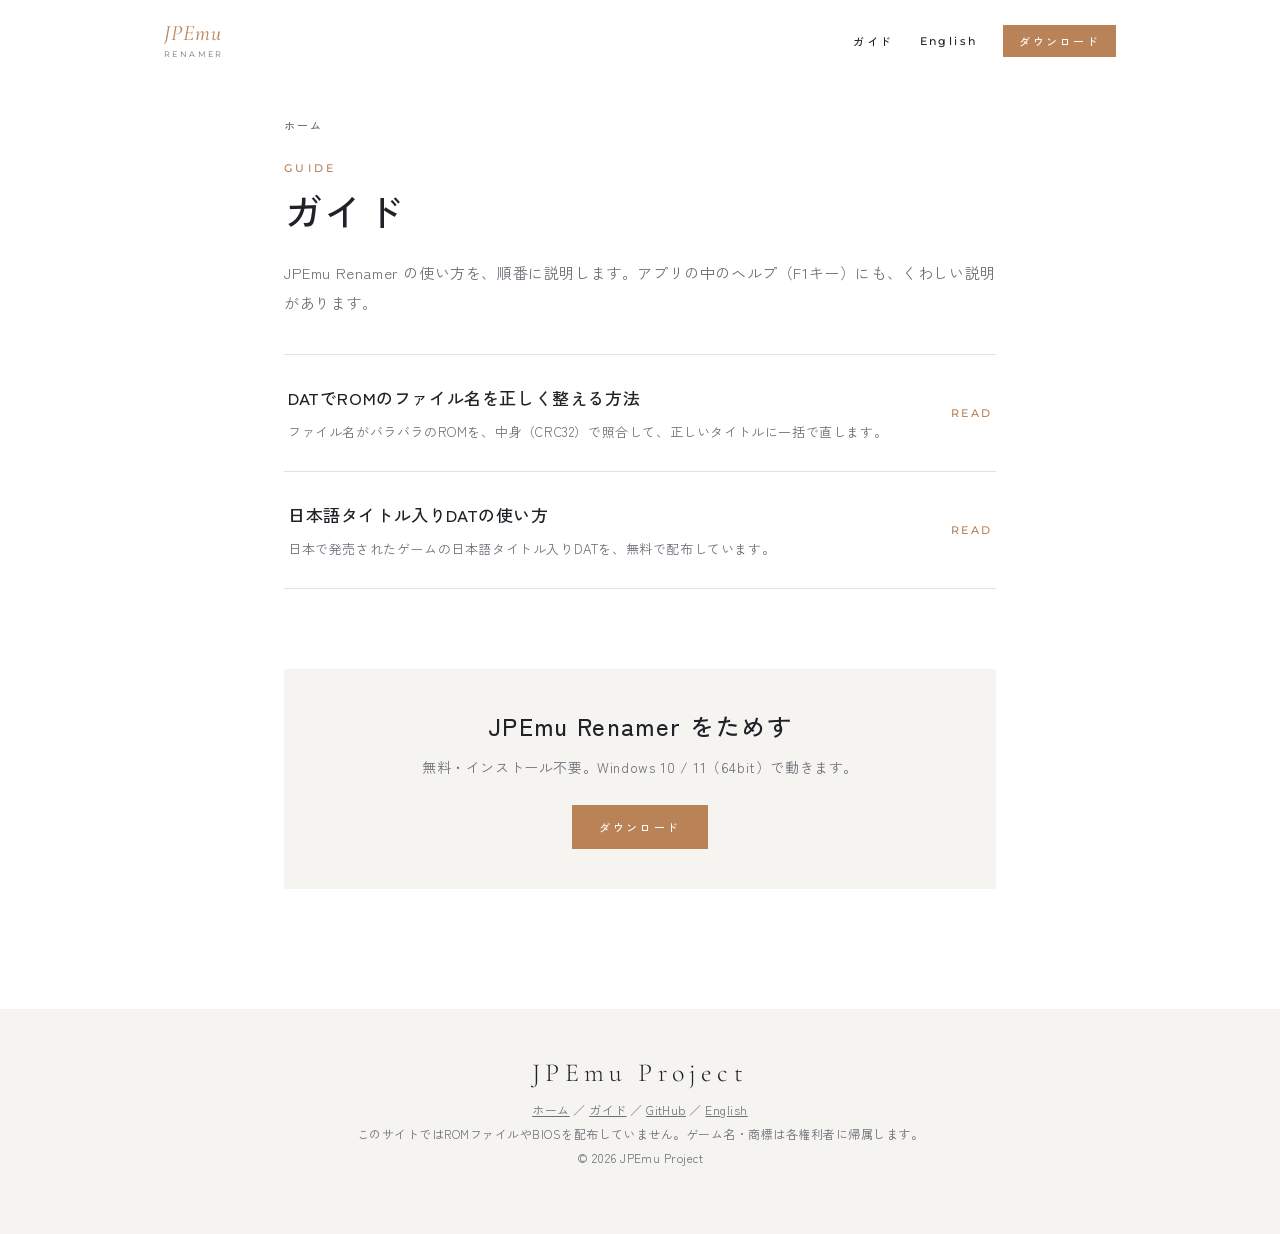
<file: guide/index.html>
<!doctype html>
<html lang="ja">
<head>
<meta charset="utf-8">
<meta name="viewport" content="width=device-width,initial-scale=1,viewport-fit=cover">
<title>ガイド｜JPEmu Renamer</title>
<meta name="description" content="無料のWindows用エミュレーターランチャー JPEmu Renamer の使い方ガイド。DATでROMのファイル名を整える方法や、日本語タイトル入りDATの使い方を説明します。">
<link rel="canonical" href="https://jpemu-project.github.io/guide/">
<link rel="alternate" hreflang="ja" href="https://jpemu-project.github.io/guide/">
<link rel="alternate" hreflang="en" href="https://jpemu-project.github.io/en/guide/">
<link rel="alternate" hreflang="x-default" href="https://jpemu-project.github.io/en/guide/">
<meta property="og:type" content="website">
<meta property="og:site_name" content="JPEmu Renamer">
<meta property="og:title" content="ガイド｜JPEmu Renamer">
<meta property="og:description" content="JPEmu Renamer の使い方ガイド。DATでROMのファイル名を整える方法、日本語DATの使い方。">
<meta property="og:url" content="https://jpemu-project.github.io/guide/">
<meta property="og:image" content="https://jpemu-project.github.io/img/main.jpg">
<meta property="og:locale" content="ja_JP">
<meta name="twitter:card" content="summary_large_image">
<link rel="icon" href="/favicon.ico" sizes="any">
<link rel="apple-touch-icon" href="/img/app-icon-256.png">
<script type="module" src="https://static.cloudflareinsights.com/beacon.min.js" data-cf-beacon='{"token": "e24be121c1d54c88b2a93acdfb88f5db"}'></script>
<link rel="preconnect" href="https://fonts.googleapis.com">
<link rel="preconnect" href="https://fonts.gstatic.com" crossorigin>
<link rel="stylesheet" href="https://fonts.googleapis.com/css2?family=Cormorant+Garamond:ital,wght@0,300;0,400;1,400&family=Montserrat:wght@400;500&family=Zen+Kaku+Gothic+New:wght@400;500&display=swap">
<link rel="stylesheet" href="/guide/guide.css">
</head>
<body>
<header class="bar">
  <a class="logo" href="/">JPEmu<small>RENAMER</small></a>
  <nav>
    <a href="/guide/">ガイド</a>
    <a class="hide-s" href="/en/guide/" hreflang="en" lang="en">English</a>
    <a class="dl" href="/#download">ダウンロード</a>
  </nav>
</header>

<main>
  <p class="crumb"><a href="/">ホーム</a></p>
  <p class="eyebrow">GUIDE</p>
  <h1>ガイド</h1>
  <p class="lead">JPEmu Renamer の使い方を、順番に説明します。アプリの中のヘルプ（F1キー）にも、くわしい説明があります。</p>

  <ul class="cards">
    <li><a href="/guide/rename-roms-with-dat.html"><div><strong>DATでROMのファイル名を正しく整える方法</strong><span>ファイル名がバラバラのROMを、中身（CRC32）で照合して、正しいタイトルに一括で直します。</span></div><i>READ</i></a></li>
    <li><a href="/guide/japanese-dat.html"><div><strong>日本語タイトル入りDATの使い方</strong><span>日本で発売されたゲームの日本語タイトル入りDATを、無料で配布しています。</span></div><i>READ</i></a></li>
  </ul>

  <section class="cta">
    <h2>JPEmu Renamer をためす</h2>
    <p>無料・インストール不要。Windows 10 / 11（64bit）で動きます。</p>
    <a class="btn fill" href="/#download">ダウンロード</a>
  </section>
</main>

<footer>
  <div class="fname">JPEmu Project</div>
  <div><a href="/">ホーム</a> ／ <a href="/guide/">ガイド</a> ／ <a href="https://github.com/jpemu-project/JPEmu-Renamer">GitHub</a> ／ <a href="/en/guide/" hreflang="en" lang="en">English</a></div>
  <div>このサイトではROMファイルやBIOSを配布していません。ゲーム名・商標は各権利者に帰属します。</div>
  <div>© 2026 JPEmu Project</div>
</footer>
</body>
</html>
</file>
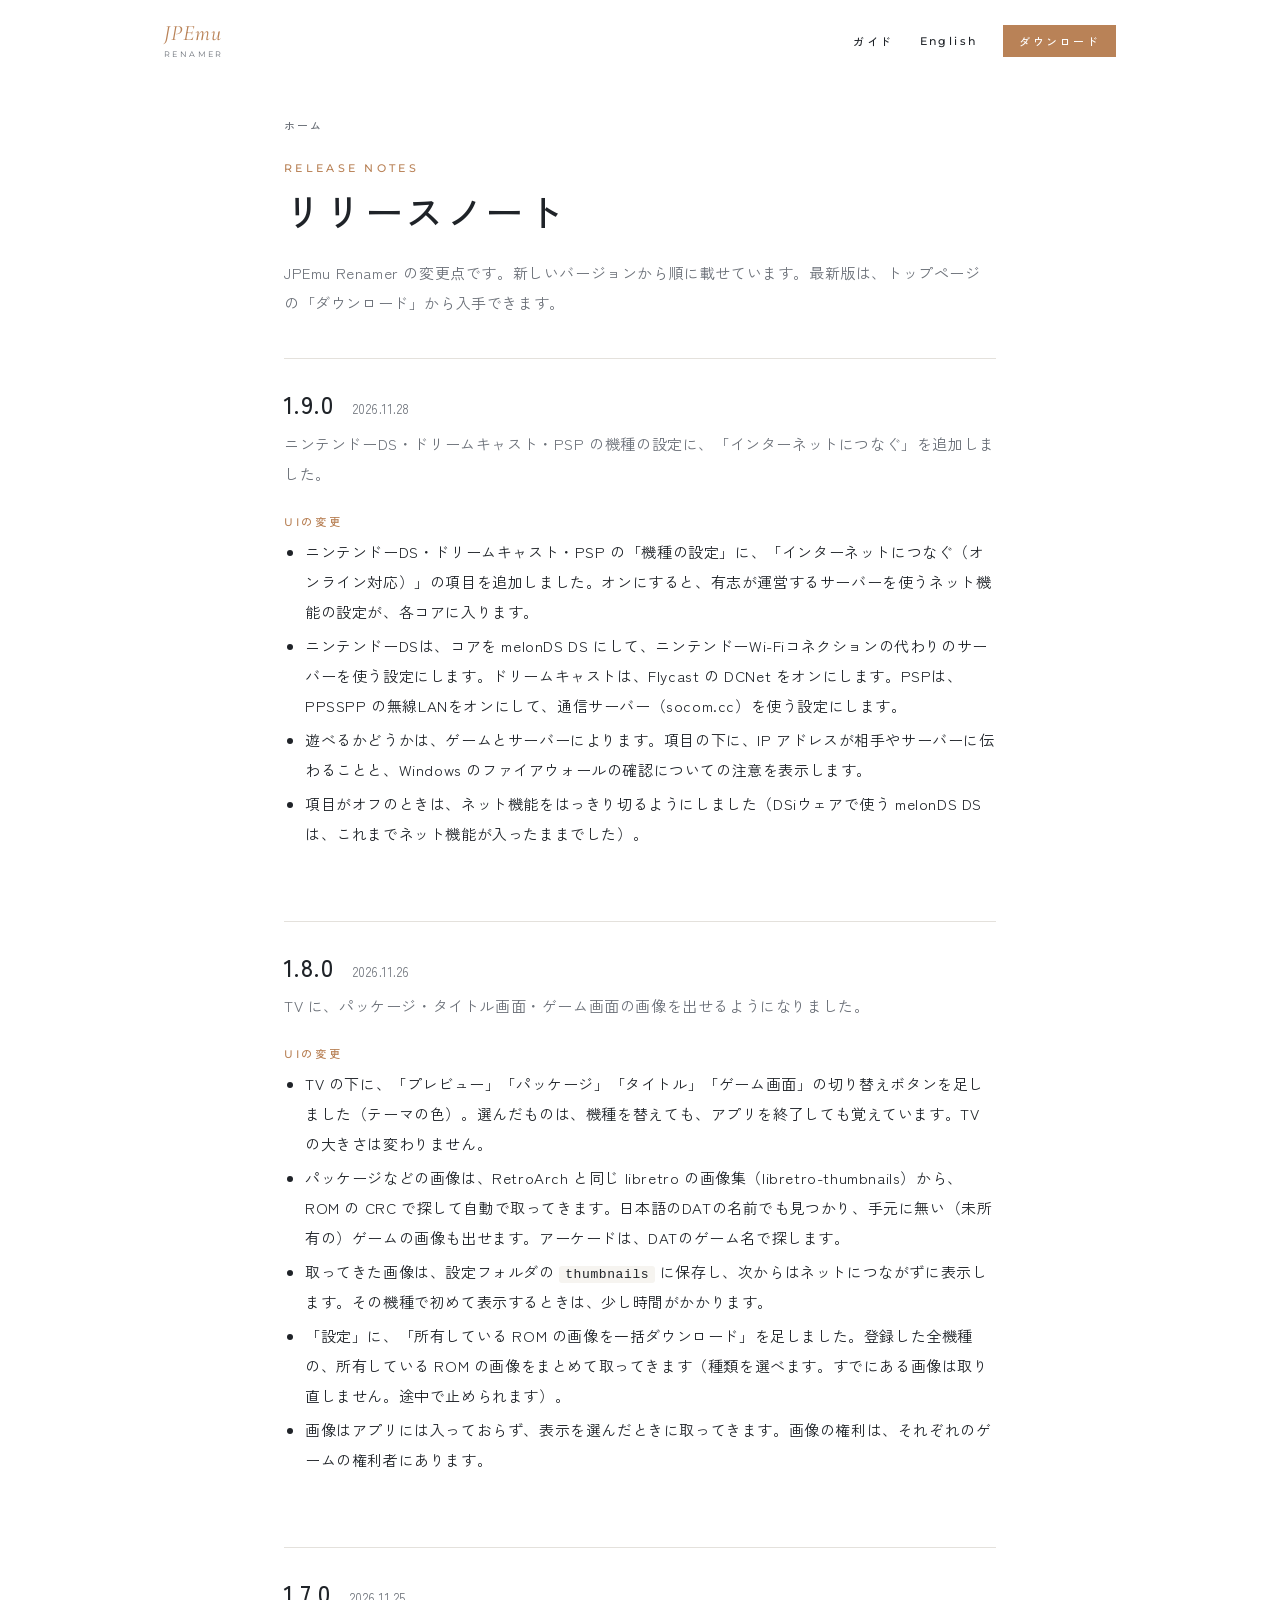
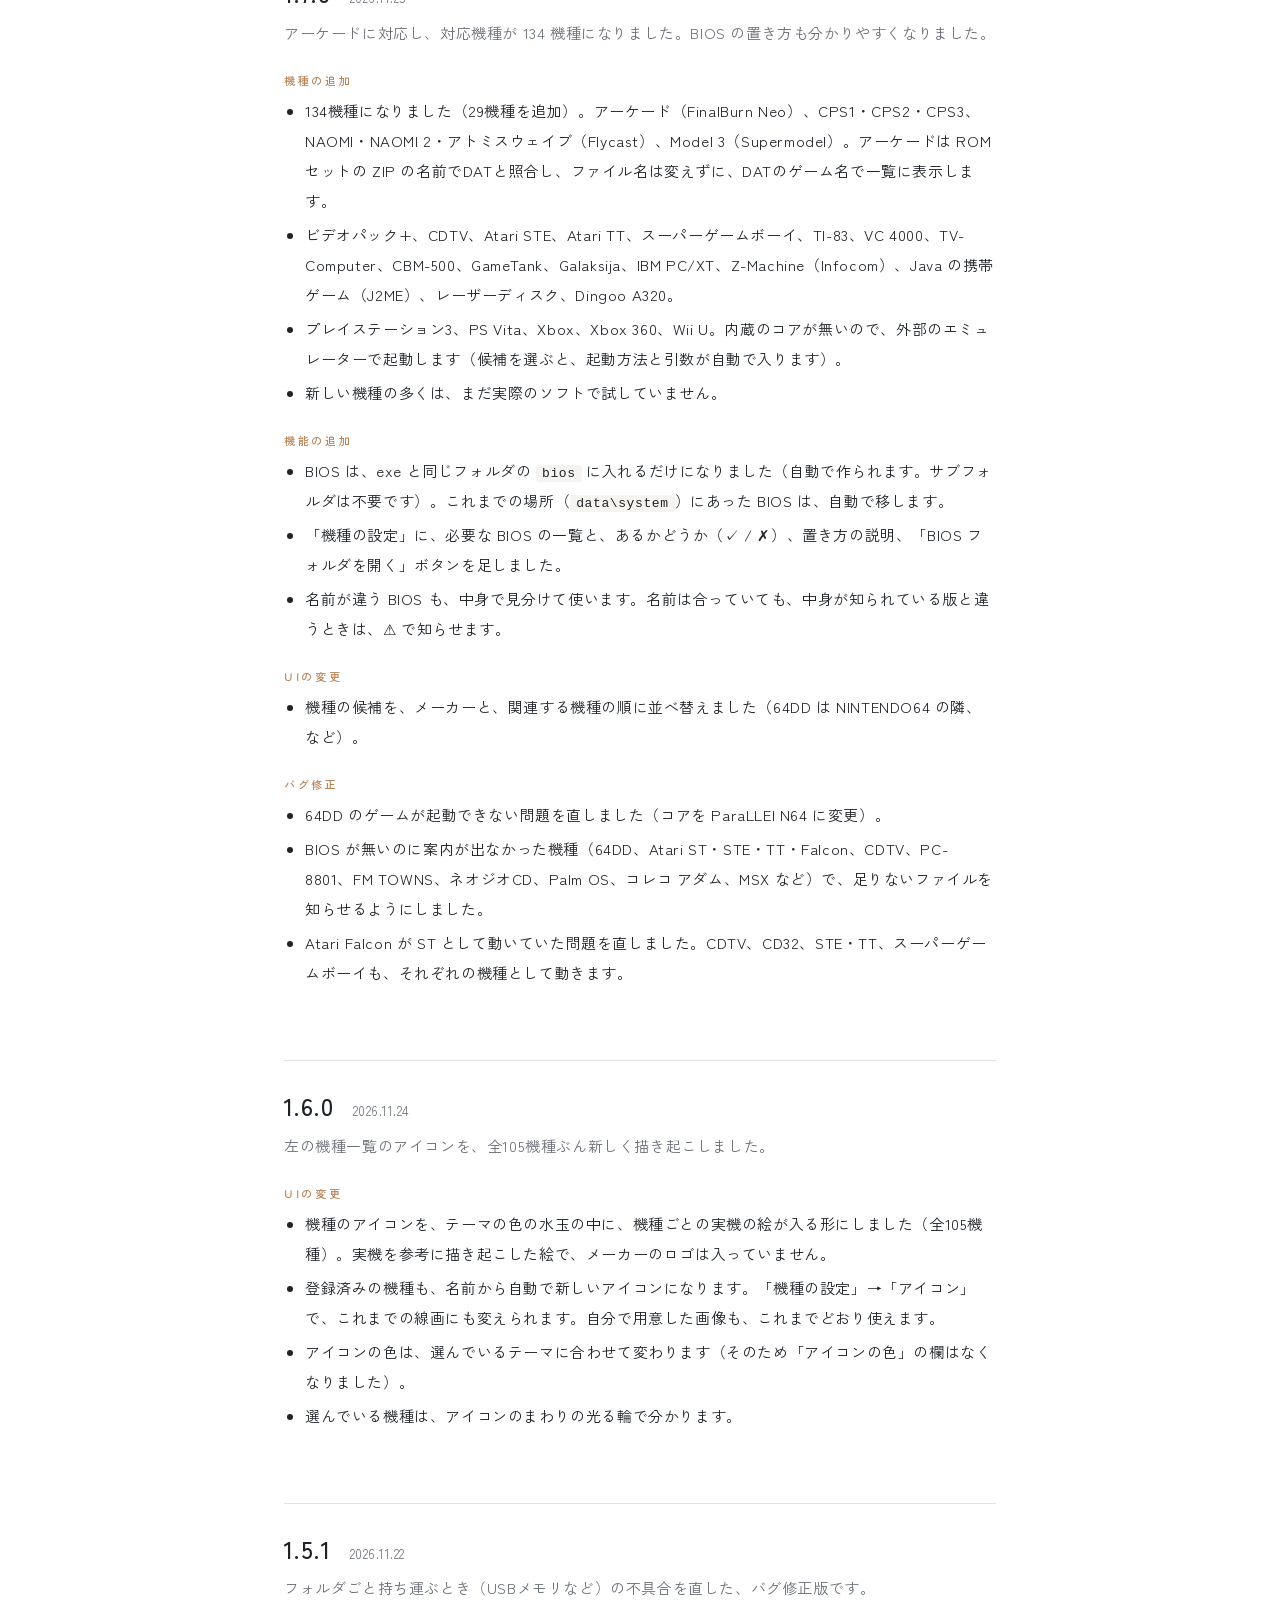
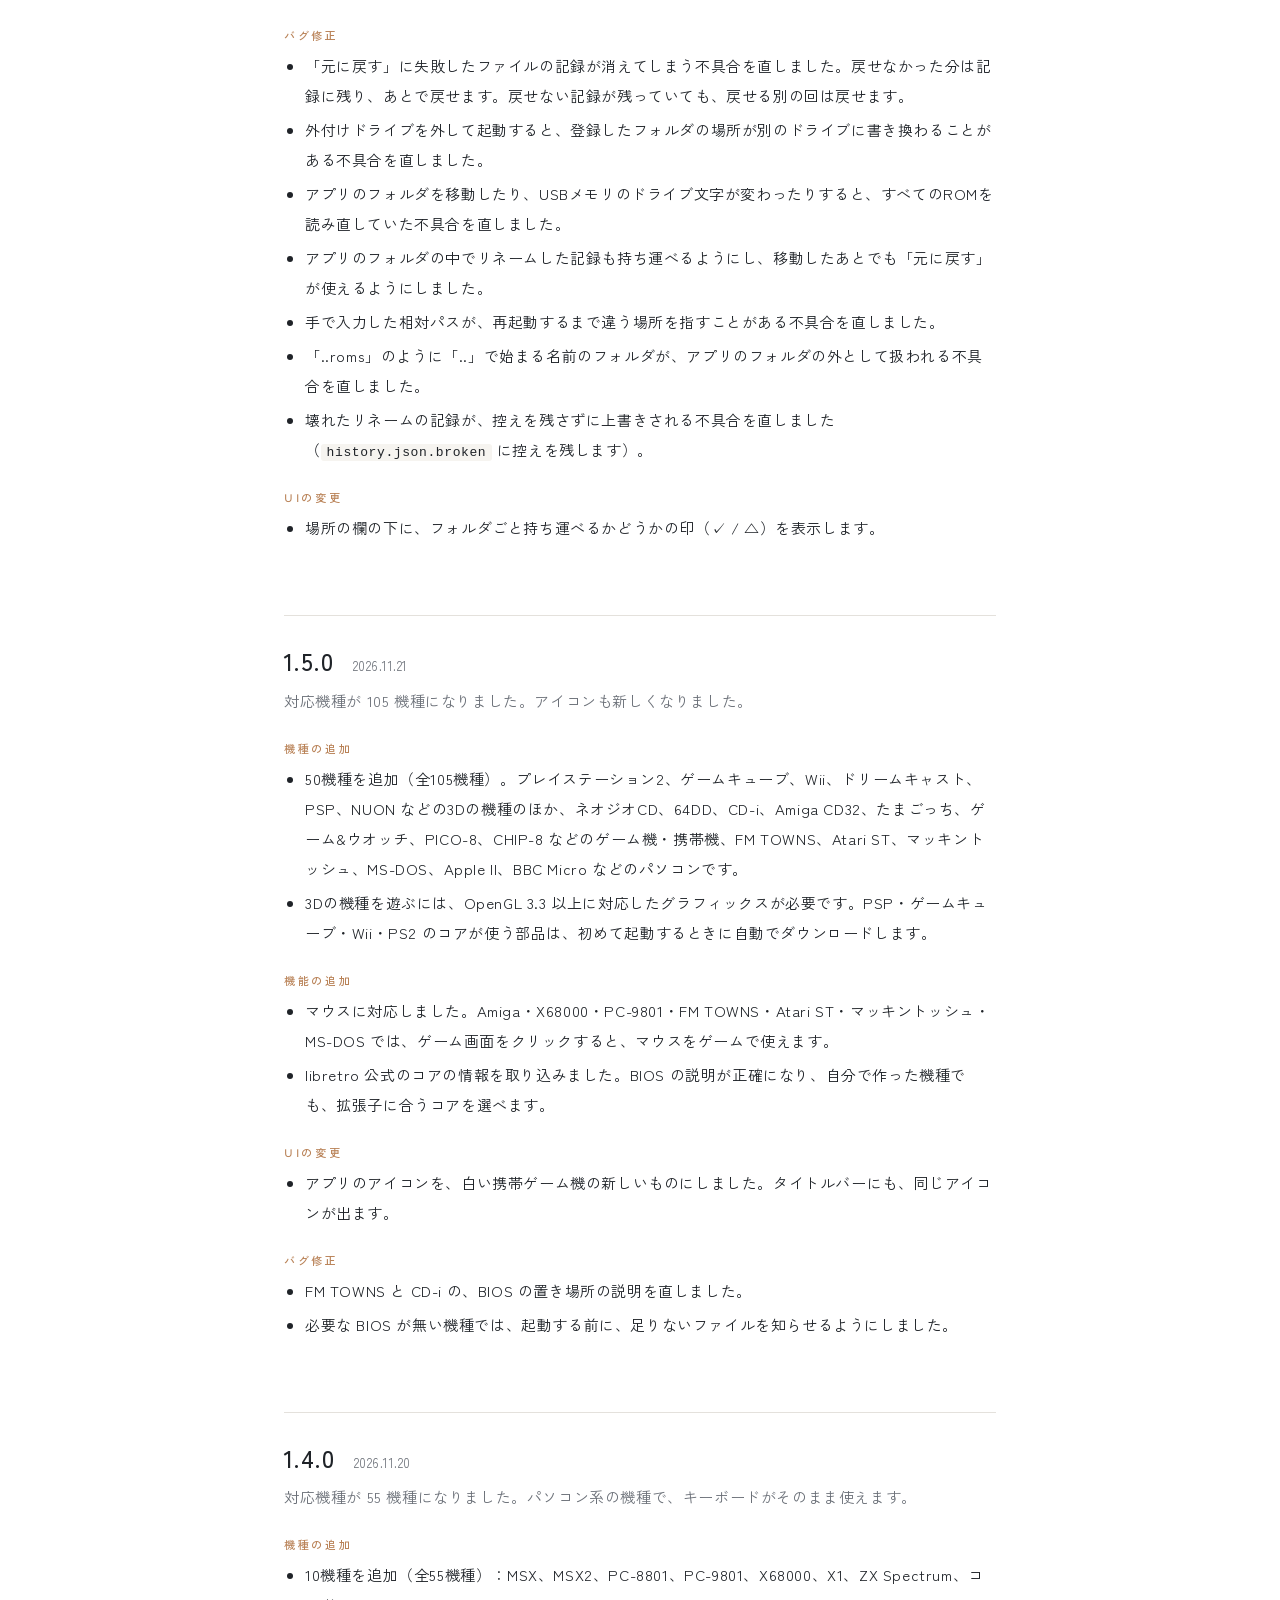
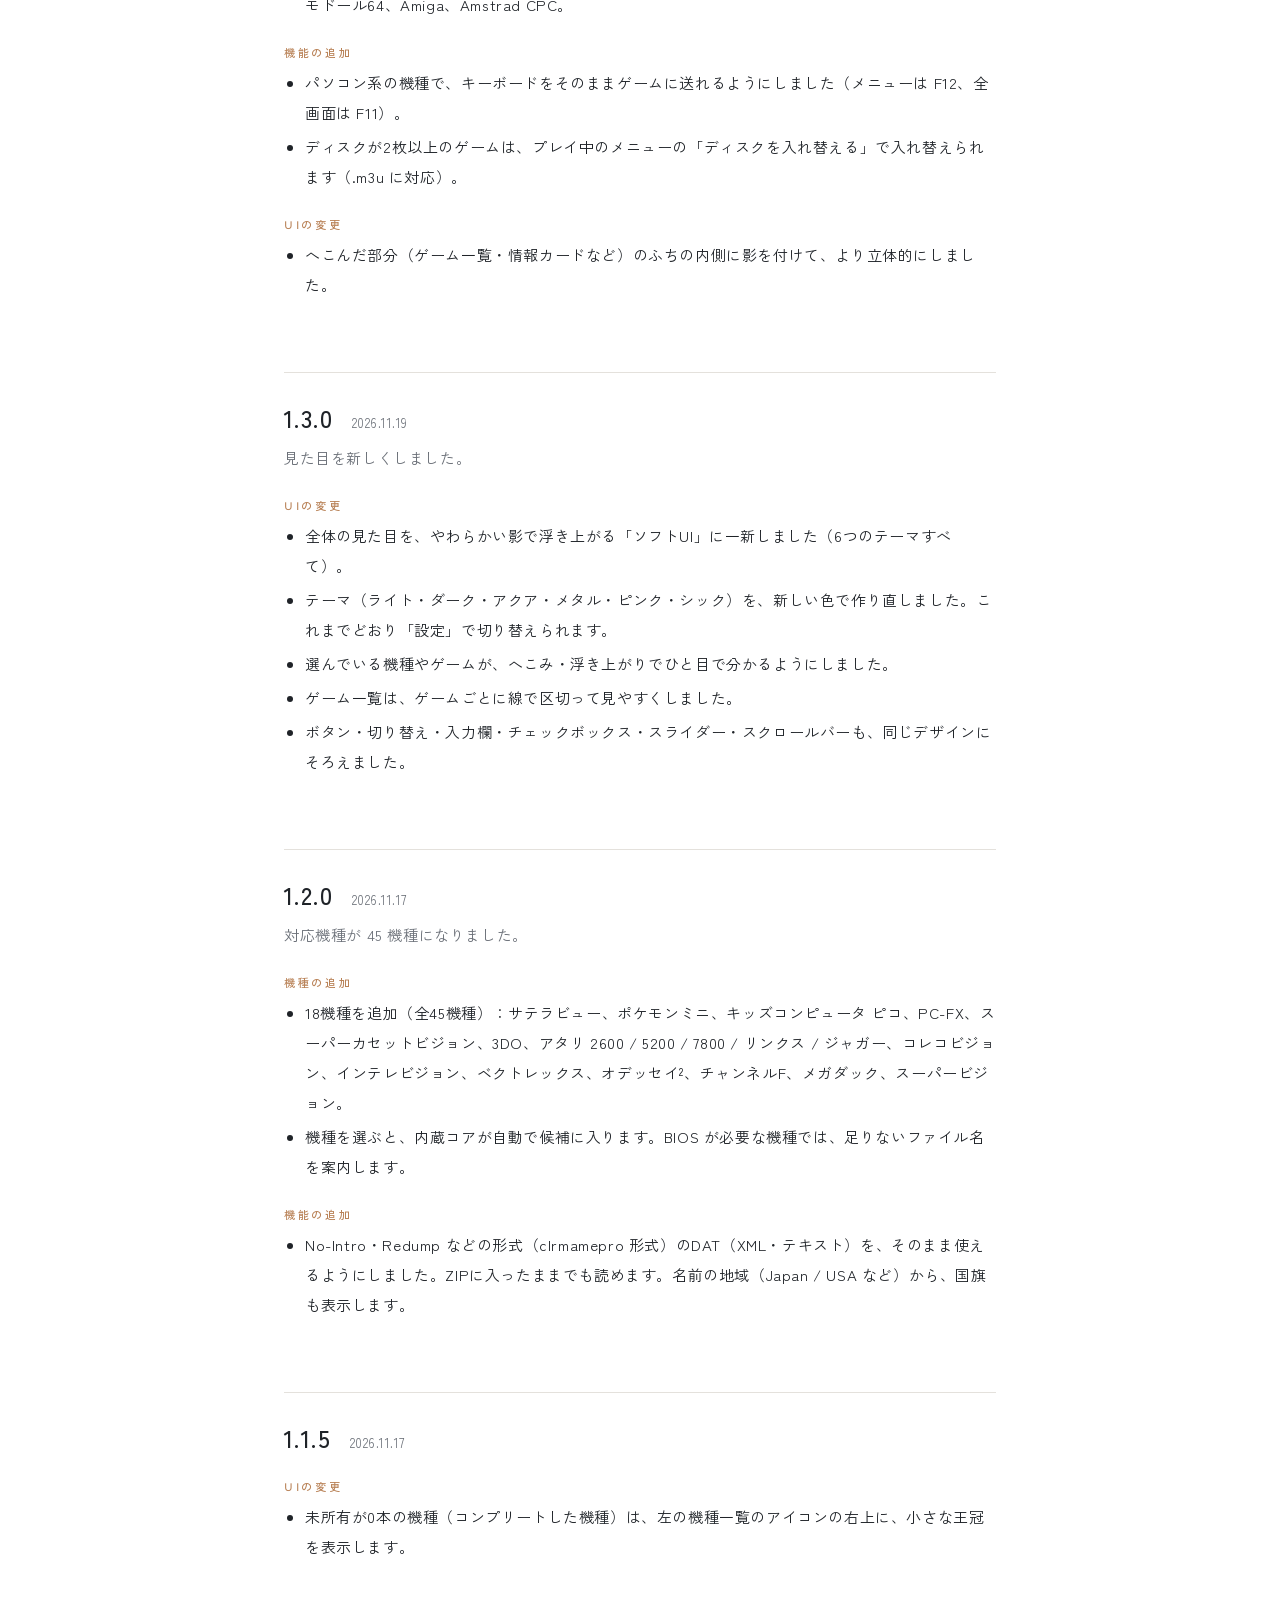
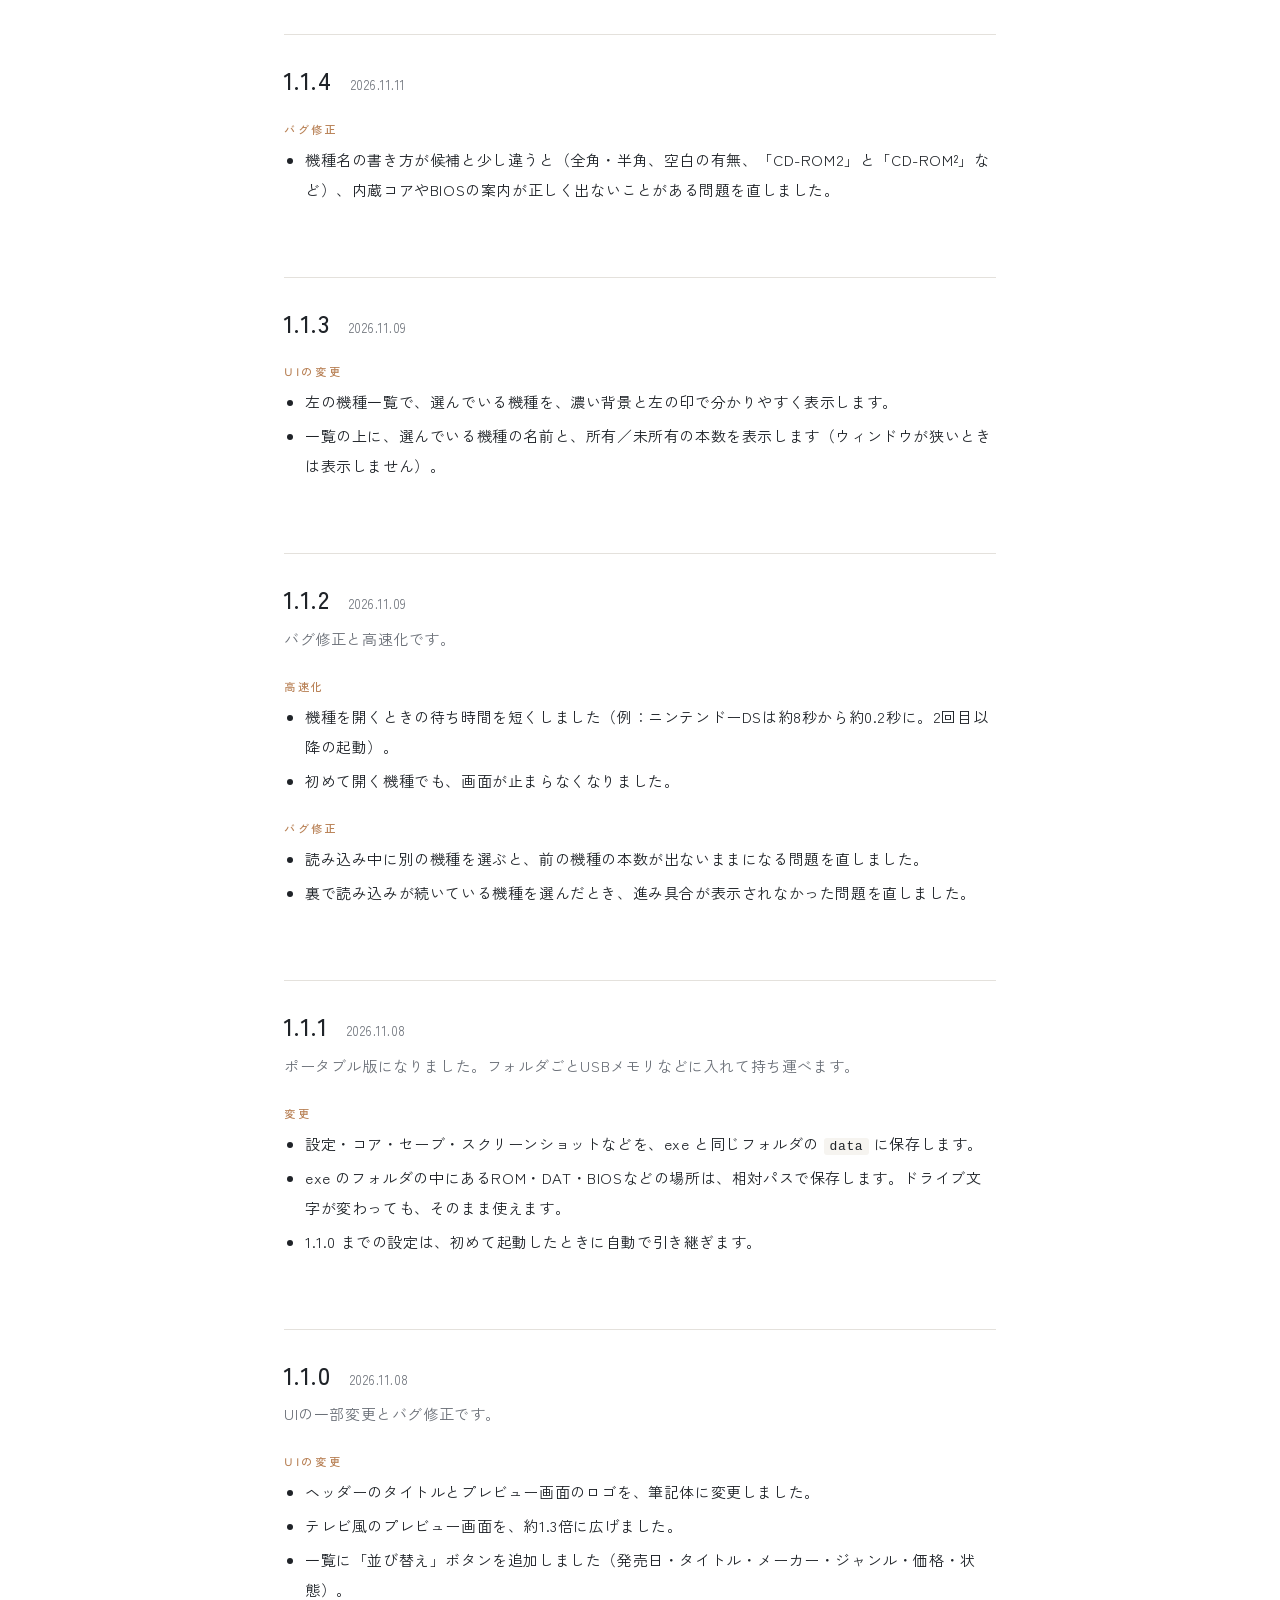
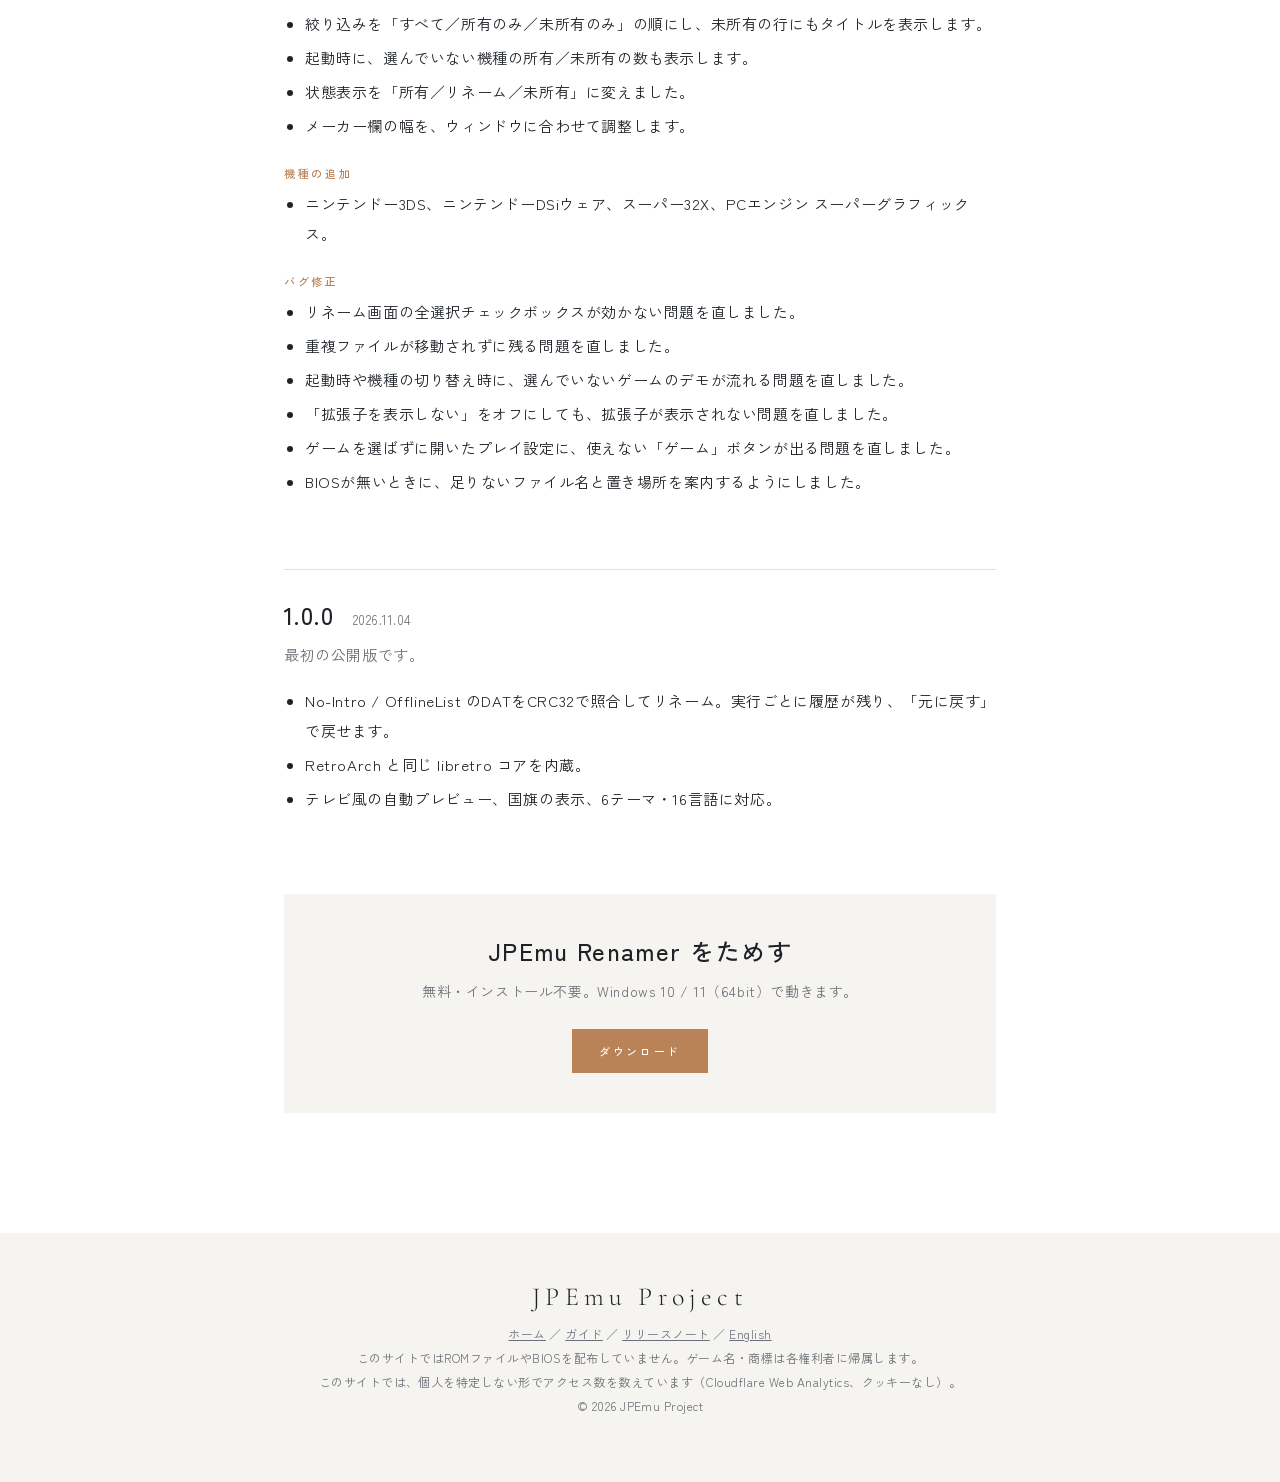
<file: releases/index.html>
<!doctype html>
<html lang="ja">
<head>
<meta charset="utf-8">
<meta name="viewport" content="width=device-width,initial-scale=1,viewport-fit=cover">
<title>リリースノート｜JPEmu Renamer</title>
<meta name="description" content="無料のWindows用エミュレーターランチャー JPEmu Renamer の変更点。バグ修正、UIの変更、対応機種の追加を、新しいバージョンから順に載せています。">
<link rel="canonical" href="https://jpemu-project.github.io/releases/">
<link rel="alternate" hreflang="ja" href="https://jpemu-project.github.io/releases/">
<link rel="alternate" hreflang="en" href="https://jpemu-project.github.io/en/releases/">
<link rel="alternate" hreflang="x-default" href="https://jpemu-project.github.io/en/releases/">
<meta property="og:type" content="website">
<meta property="og:site_name" content="JPEmu Renamer">
<meta property="og:title" content="リリースノート｜JPEmu Renamer">
<meta property="og:description" content="JPEmu Renamer の変更点（バグ修正・UIの変更・対応機種の追加）。">
<meta property="og:url" content="https://jpemu-project.github.io/releases/">
<meta property="og:image" content="https://jpemu-project.github.io/img/main.jpg">
<meta property="og:locale" content="ja_JP">
<meta name="twitter:card" content="summary_large_image">
<script type="module" src="https://static.cloudflareinsights.com/beacon.min.js" data-cf-beacon='{"token": "e24be121c1d54c88b2a93acdfb88f5db"}'></script>
<link rel="preconnect" href="https://fonts.googleapis.com">
<link rel="preconnect" href="https://fonts.gstatic.com" crossorigin>
<link rel="stylesheet" href="https://fonts.googleapis.com/css2?family=Cormorant+Garamond:ital,wght@0,300;0,400;1,400&family=Montserrat:wght@400;500&family=Zen+Kaku+Gothic+New:wght@400;500&display=swap">
<link rel="icon" href="/favicon.ico" sizes="any">
<link rel="apple-touch-icon" href="/img/app-icon-256.png">
<link rel="stylesheet" href="/guide/guide.css">
<style>
.ver{margin:72px 0 0;padding-top:28px;border-top:1px solid var(--line)}
.ver:first-of-type{margin-top:40px}
.ver h2{margin:0;padding:0;border:0}
.ver h2 small{margin-left:10px;font:400 13px var(--f-body);letter-spacing:.04em;color:var(--sub)}
.ver .sum{margin:8px 0 0;color:var(--sub)}
.ver h3{margin:24px 0 0;font:500 11px var(--f-label);letter-spacing:.24em;color:var(--copper)}
.ver h3 + ul{margin-top:8px}
</style>
</head>
<body>
<header class="bar">
  <a class="logo" href="/">JPEmu<small>RENAMER</small></a>
  <nav>
    <a href="/guide/">ガイド</a>
    <a class="hide-s" href="/en/releases/" hreflang="en" lang="en">English</a>
    <a class="dl" href="/#download">ダウンロード</a>
  </nav>
</header>

<main>
  <p class="crumb"><a href="/">ホーム</a></p>
  <p class="eyebrow">RELEASE NOTES</p>
  <h1>リリースノート</h1>
  <p class="lead">JPEmu Renamer の変更点です。新しいバージョンから順に載せています。最新版は、トップページの「ダウンロード」から入手できます。</p>

  <section class="ver" id="v1-9-0">
    <h2>1.9.0 <small>2026.11.28</small></h2>
    <p class="sum">ニンテンドーDS・ドリームキャスト・PSP の機種の設定に、「インターネットにつなぐ」を追加しました。</p>
    <h3>UIの変更</h3>
    <ul>
      <li>ニンテンドーDS・ドリームキャスト・PSP の「機種の設定」に、「インターネットにつなぐ（オンライン対応）」の項目を追加しました。オンにすると、有志が運営するサーバーを使うネット機能の設定が、各コアに入ります。</li>
      <li>ニンテンドーDSは、コアを melonDS DS にして、ニンテンドーWi-Fiコネクションの代わりのサーバーを使う設定にします。ドリームキャストは、Flycast の DCNet をオンにします。PSPは、PPSSPP の無線LANをオンにして、通信サーバー（socom.cc）を使う設定にします。</li>
      <li>遊べるかどうかは、ゲームとサーバーによります。項目の下に、IP アドレスが相手やサーバーに伝わることと、Windows のファイアウォールの確認についての注意を表示します。</li>
      <li>項目がオフのときは、ネット機能をはっきり切るようにしました（DSiウェアで使う melonDS DS は、これまでネット機能が入ったままでした）。</li>
    </ul>
  </section>

  <section class="ver" id="v1-8-0">
    <h2>1.8.0 <small>2026.11.26</small></h2>
    <p class="sum">TV に、パッケージ・タイトル画面・ゲーム画面の画像を出せるようになりました。</p>
    <h3>UIの変更</h3>
    <ul>
      <li>TV の下に、「プレビュー」「パッケージ」「タイトル」「ゲーム画面」の切り替えボタンを足しました（テーマの色）。選んだものは、機種を替えても、アプリを終了しても覚えています。TV の大きさは変わりません。</li>
      <li>パッケージなどの画像は、RetroArch と同じ libretro の画像集（libretro-thumbnails）から、ROM の CRC で探して自動で取ってきます。日本語のDATの名前でも見つかり、手元に無い（未所有の）ゲームの画像も出せます。アーケードは、DATのゲーム名で探します。</li>
      <li>取ってきた画像は、設定フォルダの <code>thumbnails</code> に保存し、次からはネットにつながずに表示します。その機種で初めて表示するときは、少し時間がかかります。</li>
      <li>「設定」に、「所有している ROM の画像を一括ダウンロード」を足しました。登録した全機種の、所有している ROM の画像をまとめて取ってきます（種類を選べます。すでにある画像は取り直しません。途中で止められます）。</li>
      <li>画像はアプリには入っておらず、表示を選んだときに取ってきます。画像の権利は、それぞれのゲームの権利者にあります。</li>
    </ul>
  </section>

  <section class="ver" id="v1-7-0">
    <h2>1.7.0 <small>2026.11.25</small></h2>
    <p class="sum">アーケードに対応し、対応機種が 134 機種になりました。BIOS の置き方も分かりやすくなりました。</p>
    <h3>機種の追加</h3>
    <ul>
      <li>134機種になりました（29機種を追加）。アーケード（FinalBurn Neo）、CPS1・CPS2・CPS3、NAOMI・NAOMI 2・アトミスウェイブ（Flycast）、Model 3（Supermodel）。アーケードは ROM セットの ZIP の名前でDATと照合し、ファイル名は変えずに、DATのゲーム名で一覧に表示します。</li>
      <li>ビデオパック+、CDTV、Atari STE、Atari TT、スーパーゲームボーイ、TI-83、VC 4000、TV-Computer、CBM-500、GameTank、Galaksija、IBM PC/XT、Z-Machine（Infocom）、Java の携帯ゲーム（J2ME）、レーザーディスク、Dingoo A320。</li>
      <li>プレイステーション3、PS Vita、Xbox、Xbox 360、Wii U。内蔵のコアが無いので、外部のエミュレーターで起動します（候補を選ぶと、起動方法と引数が自動で入ります）。</li>
      <li>新しい機種の多くは、まだ実際のソフトで試していません。</li>
    </ul>
    <h3>機能の追加</h3>
    <ul>
      <li>BIOS は、exe と同じフォルダの <code>bios</code> に入れるだけになりました（自動で作られます。サブフォルダは不要です）。これまでの場所（<code>data\system</code>）にあった BIOS は、自動で移します。</li>
      <li>「機種の設定」に、必要な BIOS の一覧と、あるかどうか（✓ / ✗）、置き方の説明、「BIOS フォルダを開く」ボタンを足しました。</li>
      <li>名前が違う BIOS も、中身で見分けて使います。名前は合っていても、中身が知られている版と違うときは、⚠ で知らせます。</li>
    </ul>
    <h3>UIの変更</h3>
    <ul>
      <li>機種の候補を、メーカーと、関連する機種の順に並べ替えました（64DD は NINTENDO64 の隣、など）。</li>
    </ul>
    <h3>バグ修正</h3>
    <ul>
      <li>64DD のゲームが起動できない問題を直しました（コアを ParaLLEl N64 に変更）。</li>
      <li>BIOS が無いのに案内が出なかった機種（64DD、Atari ST・STE・TT・Falcon、CDTV、PC-8801、FM TOWNS、ネオジオCD、Palm OS、コレコ アダム、MSX など）で、足りないファイルを知らせるようにしました。</li>
      <li>Atari Falcon が ST として動いていた問題を直しました。CDTV、CD32、STE・TT、スーパーゲームボーイも、それぞれの機種として動きます。</li>
    </ul>
  </section>

  <section class="ver" id="v1-6-0">
    <h2>1.6.0 <small>2026.11.24</small></h2>
    <p class="sum">左の機種一覧のアイコンを、全105機種ぶん新しく描き起こしました。</p>
    <h3>UIの変更</h3>
    <ul>
      <li>機種のアイコンを、テーマの色の水玉の中に、機種ごとの実機の絵が入る形にしました（全105機種）。実機を参考に描き起こした絵で、メーカーのロゴは入っていません。</li>
      <li>登録済みの機種も、名前から自動で新しいアイコンになります。「機種の設定」→「アイコン」で、これまでの線画にも変えられます。自分で用意した画像も、これまでどおり使えます。</li>
      <li>アイコンの色は、選んでいるテーマに合わせて変わります（そのため「アイコンの色」の欄はなくなりました）。</li>
      <li>選んでいる機種は、アイコンのまわりの光る輪で分かります。</li>
    </ul>
  </section>

  <section class="ver" id="v1-5-1">
    <h2>1.5.1 <small>2026.11.22</small></h2>
    <p class="sum">フォルダごと持ち運ぶとき（USBメモリなど）の不具合を直した、バグ修正版です。</p>
    <h3>バグ修正</h3>
    <ul>
      <li>「元に戻す」に失敗したファイルの記録が消えてしまう不具合を直しました。戻せなかった分は記録に残り、あとで戻せます。戻せない記録が残っていても、戻せる別の回は戻せます。</li>
      <li>外付けドライブを外して起動すると、登録したフォルダの場所が別のドライブに書き換わることがある不具合を直しました。</li>
      <li>アプリのフォルダを移動したり、USBメモリのドライブ文字が変わったりすると、すべてのROMを読み直していた不具合を直しました。</li>
      <li>アプリのフォルダの中でリネームした記録も持ち運べるようにし、移動したあとでも「元に戻す」が使えるようにしました。</li>
      <li>手で入力した相対パスが、再起動するまで違う場所を指すことがある不具合を直しました。</li>
      <li>「..roms」のように「..」で始まる名前のフォルダが、アプリのフォルダの外として扱われる不具合を直しました。</li>
      <li>壊れたリネームの記録が、控えを残さずに上書きされる不具合を直しました（<code>history.json.broken</code> に控えを残します）。</li>
    </ul>
    <h3>UIの変更</h3>
    <ul>
      <li>場所の欄の下に、フォルダごと持ち運べるかどうかの印（✓ / △）を表示します。</li>
    </ul>
  </section>

  <section class="ver" id="v1-5-0">
    <h2>1.5.0 <small>2026.11.21</small></h2>
    <p class="sum">対応機種が 105 機種になりました。アイコンも新しくなりました。</p>
    <h3>機種の追加</h3>
    <ul>
      <li>50機種を追加（全105機種）。プレイステーション2、ゲームキューブ、Wii、ドリームキャスト、PSP、NUON などの3Dの機種のほか、ネオジオCD、64DD、CD-i、Amiga CD32、たまごっち、ゲーム&amp;ウオッチ、PICO-8、CHIP-8 などのゲーム機・携帯機、FM TOWNS、Atari ST、マッキントッシュ、MS-DOS、Apple II、BBC Micro などのパソコンです。</li>
      <li>3Dの機種を遊ぶには、OpenGL 3.3 以上に対応したグラフィックスが必要です。PSP・ゲームキューブ・Wii・PS2 のコアが使う部品は、初めて起動するときに自動でダウンロードします。</li>
    </ul>
    <h3>機能の追加</h3>
    <ul>
      <li>マウスに対応しました。Amiga・X68000・PC-9801・FM TOWNS・Atari ST・マッキントッシュ・MS-DOS では、ゲーム画面をクリックすると、マウスをゲームで使えます。</li>
      <li>libretro 公式のコアの情報を取り込みました。BIOS の説明が正確になり、自分で作った機種でも、拡張子に合うコアを選べます。</li>
    </ul>
    <h3>UIの変更</h3>
    <ul>
      <li>アプリのアイコンを、白い携帯ゲーム機の新しいものにしました。タイトルバーにも、同じアイコンが出ます。</li>
    </ul>
    <h3>バグ修正</h3>
    <ul>
      <li>FM TOWNS と CD-i の、BIOS の置き場所の説明を直しました。</li>
      <li>必要な BIOS が無い機種では、起動する前に、足りないファイルを知らせるようにしました。</li>
    </ul>
  </section>

  <section class="ver" id="v1-4-0">
    <h2>1.4.0 <small>2026.11.20</small></h2>
    <p class="sum">対応機種が 55 機種になりました。パソコン系の機種で、キーボードがそのまま使えます。</p>
    <h3>機種の追加</h3>
    <ul>
      <li>10機種を追加（全55機種）：MSX、MSX2、PC-8801、PC-9801、X68000、X1、ZX Spectrum、コモドール64、Amiga、Amstrad CPC。</li>
    </ul>
    <h3>機能の追加</h3>
    <ul>
      <li>パソコン系の機種で、キーボードをそのままゲームに送れるようにしました（メニューは F12、全画面は F11）。</li>
      <li>ディスクが2枚以上のゲームは、プレイ中のメニューの「ディスクを入れ替える」で入れ替えられます（.m3u に対応）。</li>
    </ul>
    <h3>UIの変更</h3>
    <ul>
      <li>へこんだ部分（ゲーム一覧・情報カードなど）のふちの内側に影を付けて、より立体的にしました。</li>
    </ul>
  </section>

  <section class="ver" id="v1-3-0">
    <h2>1.3.0 <small>2026.11.19</small></h2>
    <p class="sum">見た目を新しくしました。</p>
    <h3>UIの変更</h3>
    <ul>
      <li>全体の見た目を、やわらかい影で浮き上がる「ソフトUI」に一新しました（6つのテーマすべて）。</li>
      <li>テーマ（ライト・ダーク・アクア・メタル・ピンク・シック）を、新しい色で作り直しました。これまでどおり「設定」で切り替えられます。</li>
      <li>選んでいる機種やゲームが、へこみ・浮き上がりでひと目で分かるようにしました。</li>
      <li>ゲーム一覧は、ゲームごとに線で区切って見やすくしました。</li>
      <li>ボタン・切り替え・入力欄・チェックボックス・スライダー・スクロールバーも、同じデザインにそろえました。</li>
    </ul>
  </section>

  <section class="ver" id="v1-2-0">
    <h2>1.2.0 <small>2026.11.17</small></h2>
    <p class="sum">対応機種が 45 機種になりました。</p>
    <h3>機種の追加</h3>
    <ul>
      <li>18機種を追加（全45機種）：サテラビュー、ポケモンミニ、キッズコンピュータ ピコ、PC-FX、スーパーカセットビジョン、3DO、アタリ 2600 / 5200 / 7800 / リンクス / ジャガー、コレコビジョン、インテレビジョン、ベクトレックス、オデッセイ²、チャンネルF、メガダック、スーパービジョン。</li>
      <li>機種を選ぶと、内蔵コアが自動で候補に入ります。BIOS が必要な機種では、足りないファイル名を案内します。</li>
    </ul>
    <h3>機能の追加</h3>
    <ul>
      <li>No-Intro・Redump などの形式（clrmamepro 形式）のDAT（XML・テキスト）を、そのまま使えるようにしました。ZIPに入ったままでも読めます。名前の地域（Japan / USA など）から、国旗も表示します。</li>
    </ul>
  </section>

  <section class="ver" id="v1-1-5">
    <h2>1.1.5 <small>2026.11.17</small></h2>
    <h3>UIの変更</h3>
    <ul>
      <li>未所有が0本の機種（コンプリートした機種）は、左の機種一覧のアイコンの右上に、小さな王冠を表示します。</li>
    </ul>
  </section>

  <section class="ver" id="v1-1-4">
    <h2>1.1.4 <small>2026.11.11</small></h2>
    <h3>バグ修正</h3>
    <ul>
      <li>機種名の書き方が候補と少し違うと（全角・半角、空白の有無、「CD-ROM2」と「CD-ROM²」など）、内蔵コアやBIOSの案内が正しく出ないことがある問題を直しました。</li>
    </ul>
  </section>

  <section class="ver" id="v1-1-3">
    <h2>1.1.3 <small>2026.11.09</small></h2>
    <h3>UIの変更</h3>
    <ul>
      <li>左の機種一覧で、選んでいる機種を、濃い背景と左の印で分かりやすく表示します。</li>
      <li>一覧の上に、選んでいる機種の名前と、所有／未所有の本数を表示します（ウィンドウが狭いときは表示しません）。</li>
    </ul>
  </section>

  <section class="ver" id="v1-1-2">
    <h2>1.1.2 <small>2026.11.09</small></h2>
    <p class="sum">バグ修正と高速化です。</p>
    <h3>高速化</h3>
    <ul>
      <li>機種を開くときの待ち時間を短くしました（例：ニンテンドーDSは約8秒から約0.2秒に。2回目以降の起動）。</li>
      <li>初めて開く機種でも、画面が止まらなくなりました。</li>
    </ul>
    <h3>バグ修正</h3>
    <ul>
      <li>読み込み中に別の機種を選ぶと、前の機種の本数が出ないままになる問題を直しました。</li>
      <li>裏で読み込みが続いている機種を選んだとき、進み具合が表示されなかった問題を直しました。</li>
    </ul>
  </section>

  <section class="ver" id="v1-1-1">
    <h2>1.1.1 <small>2026.11.08</small></h2>
    <p class="sum">ポータブル版になりました。フォルダごとUSBメモリなどに入れて持ち運べます。</p>
    <h3>変更</h3>
    <ul>
      <li>設定・コア・セーブ・スクリーンショットなどを、exe と同じフォルダの <code>data</code> に保存します。</li>
      <li>exe のフォルダの中にあるROM・DAT・BIOSなどの場所は、相対パスで保存します。ドライブ文字が変わっても、そのまま使えます。</li>
      <li>1.1.0 までの設定は、初めて起動したときに自動で引き継ぎます。</li>
    </ul>
  </section>

  <section class="ver" id="v1-1-0">
    <h2>1.1.0 <small>2026.11.08</small></h2>
    <p class="sum">UIの一部変更とバグ修正です。</p>
    <h3>UIの変更</h3>
    <ul>
      <li>ヘッダーのタイトルとプレビュー画面のロゴを、筆記体に変更しました。</li>
      <li>テレビ風のプレビュー画面を、約1.3倍に広げました。</li>
      <li>一覧に「並び替え」ボタンを追加しました（発売日・タイトル・メーカー・ジャンル・価格・状態）。</li>
      <li>絞り込みを「すべて／所有のみ／未所有のみ」の順にし、未所有の行にもタイトルを表示します。</li>
      <li>起動時に、選んでいない機種の所有／未所有の数も表示します。</li>
      <li>状態表示を「所有／リネーム／未所有」に変えました。</li>
      <li>メーカー欄の幅を、ウィンドウに合わせて調整します。</li>
    </ul>
    <h3>機種の追加</h3>
    <ul>
      <li>ニンテンドー3DS、ニンテンドーDSiウェア、スーパー32X、PCエンジン スーパーグラフィックス。</li>
    </ul>
    <h3>バグ修正</h3>
    <ul>
      <li>リネーム画面の全選択チェックボックスが効かない問題を直しました。</li>
      <li>重複ファイルが移動されずに残る問題を直しました。</li>
      <li>起動時や機種の切り替え時に、選んでいないゲームのデモが流れる問題を直しました。</li>
      <li>「拡張子を表示しない」をオフにしても、拡張子が表示されない問題を直しました。</li>
      <li>ゲームを選ばずに開いたプレイ設定に、使えない「ゲーム」ボタンが出る問題を直しました。</li>
      <li>BIOSが無いときに、足りないファイル名と置き場所を案内するようにしました。</li>
    </ul>
  </section>

  <section class="ver" id="v1-0-0">
    <h2>1.0.0 <small>2026.11.04</small></h2>
    <p class="sum">最初の公開版です。</p>
    <ul>
      <li>No-Intro / OfflineList のDATをCRC32で照合してリネーム。実行ごとに履歴が残り、「元に戻す」で戻せます。</li>
      <li>RetroArch と同じ libretro コアを内蔵。</li>
      <li>テレビ風の自動プレビュー、国旗の表示、6テーマ・16言語に対応。</li>
    </ul>
  </section>

  <section class="cta">
    <h2>JPEmu Renamer をためす</h2>
    <p>無料・インストール不要。Windows 10 / 11（64bit）で動きます。</p>
    <a class="btn fill" href="/#download">ダウンロード</a>
  </section>
</main>

<footer>
  <div class="fname">JPEmu Project</div>
  <div><a href="/">ホーム</a> ／ <a href="/guide/">ガイド</a> ／ <a href="/releases/">リリースノート</a> ／ <a href="/en/releases/" hreflang="en" lang="en">English</a></div>
  <div>このサイトではROMファイルやBIOSを配布していません。ゲーム名・商標は各権利者に帰属します。</div>
  <div>このサイトでは、個人を特定しない形でアクセス数を数えています（Cloudflare Web Analytics、クッキーなし）。</div>
  <div>© 2026 JPEmu Project</div>
</footer>
</body>
</html>
</file>
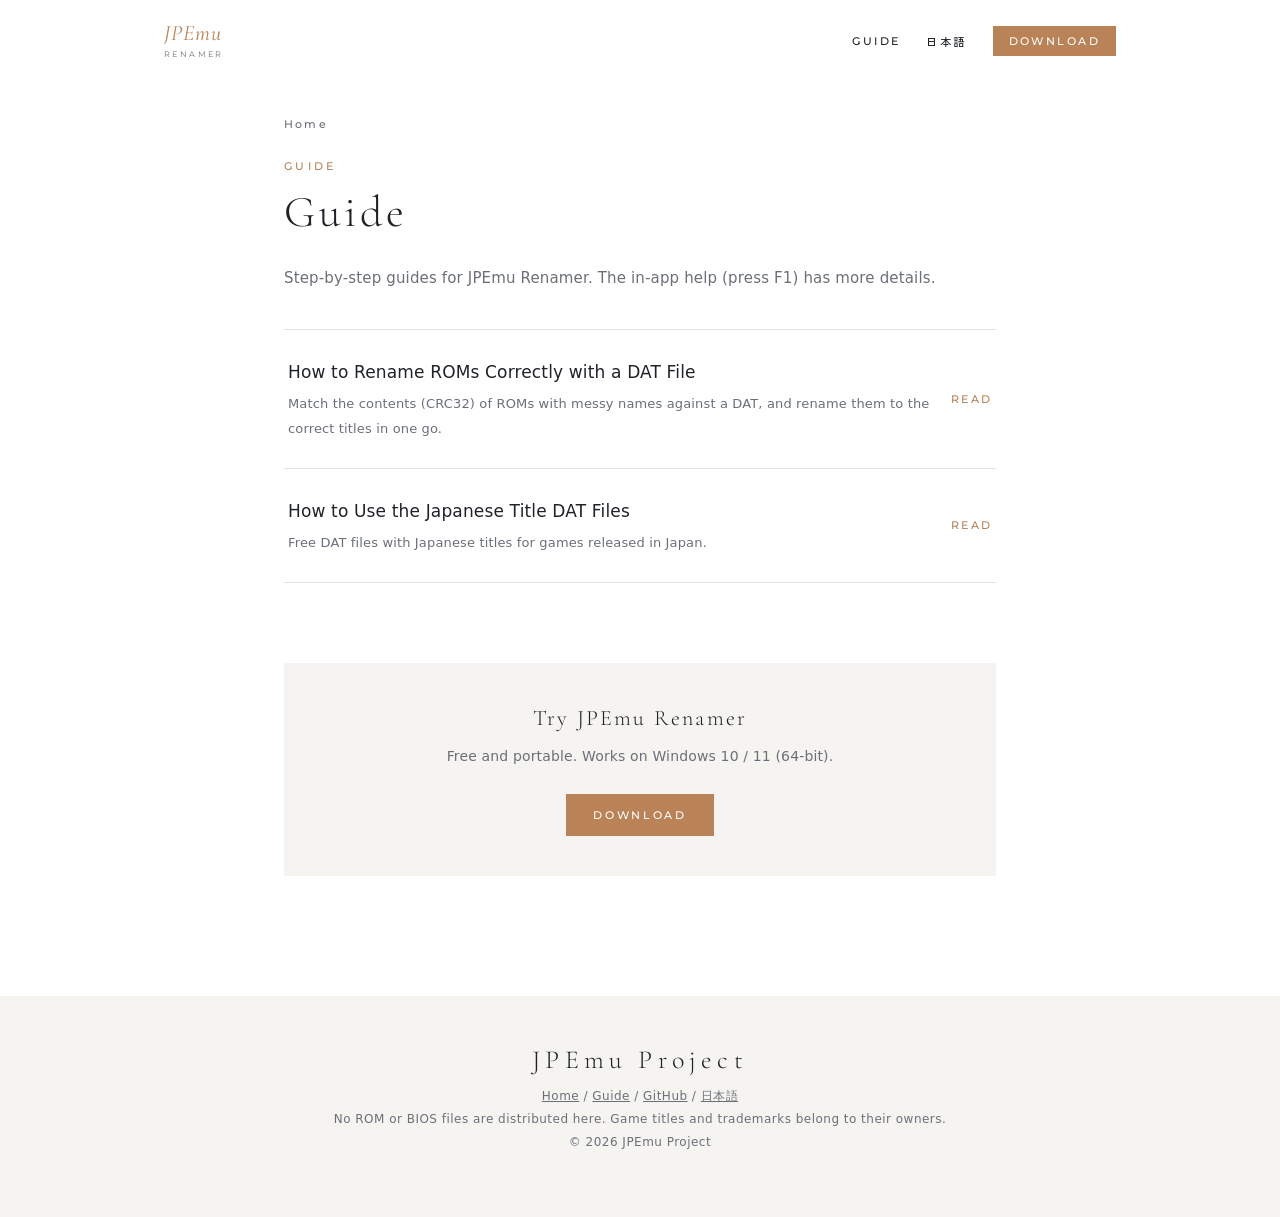
<file: en/guide/index.html>
<!doctype html>
<html lang="en">
<head>
<meta charset="utf-8">
<meta name="viewport" content="width=device-width,initial-scale=1,viewport-fit=cover">
<title>Guide | JPEmu Renamer</title>
<meta name="description" content="Guides for JPEmu Renamer, a free emulator launcher for Windows. How to rename ROMs with DAT files, and how to use the DAT files with Japanese titles.">
<link rel="canonical" href="https://jpemu-project.github.io/en/guide/">
<link rel="alternate" hreflang="ja" href="https://jpemu-project.github.io/guide/">
<link rel="alternate" hreflang="en" href="https://jpemu-project.github.io/en/guide/">
<link rel="alternate" hreflang="x-default" href="https://jpemu-project.github.io/en/guide/">
<meta property="og:type" content="website">
<meta property="og:site_name" content="JPEmu Renamer">
<meta property="og:title" content="Guide | JPEmu Renamer">
<meta property="og:description" content="Guides for JPEmu Renamer: renaming ROMs with DAT files, and using the Japanese title DATs.">
<meta property="og:url" content="https://jpemu-project.github.io/en/guide/">
<meta property="og:image" content="https://jpemu-project.github.io/img/main.jpg">
<meta property="og:locale" content="en_US">
<meta name="twitter:card" content="summary_large_image">
<link rel="icon" href="/favicon.ico" sizes="any">
<link rel="apple-touch-icon" href="/img/app-icon-256.png">
<script type="module" src="https://static.cloudflareinsights.com/beacon.min.js" data-cf-beacon='{"token": "e24be121c1d54c88b2a93acdfb88f5db"}'></script>
<link rel="preconnect" href="https://fonts.googleapis.com">
<link rel="preconnect" href="https://fonts.gstatic.com" crossorigin>
<link rel="stylesheet" href="https://fonts.googleapis.com/css2?family=Cormorant+Garamond:ital,wght@0,300;0,400;1,400&family=Montserrat:wght@400;500&family=Zen+Kaku+Gothic+New:wght@400;500&display=swap">
<link rel="stylesheet" href="/guide/guide.css">
</head>
<body>
<header class="bar">
  <a class="logo" href="/">JPEmu<small>RENAMER</small></a>
  <nav>
    <a href="/en/guide/">GUIDE</a>
    <a class="hide-s" href="/guide/" hreflang="ja" lang="ja">日本語</a>
    <a class="dl" href="/#download">DOWNLOAD</a>
  </nav>
</header>

<main>
  <p class="crumb"><a href="/">Home</a></p>
  <p class="eyebrow">GUIDE</p>
  <h1>Guide</h1>
  <p class="lead">Step-by-step guides for JPEmu Renamer. The in-app help (press F1) has more details.</p>

  <ul class="cards">
    <li><a href="/en/guide/rename-roms-with-dat.html"><div><strong>How to Rename ROMs Correctly with a DAT File</strong><span>Match the contents (CRC32) of ROMs with messy names against a DAT, and rename them to the correct titles in one go.</span></div><i>READ</i></a></li>
    <li><a href="/en/guide/japanese-dat.html"><div><strong>How to Use the Japanese Title DAT Files</strong><span>Free DAT files with Japanese titles for games released in Japan.</span></div><i>READ</i></a></li>
  </ul>

  <section class="cta">
    <h2>Try JPEmu Renamer</h2>
    <p>Free and portable. Works on Windows 10 / 11 (64-bit).</p>
    <a class="btn fill" href="/#download">DOWNLOAD</a>
  </section>
</main>

<footer>
  <div class="fname">JPEmu Project</div>
  <div><a href="/">Home</a> / <a href="/en/guide/">Guide</a> / <a href="https://github.com/jpemu-project/JPEmu-Renamer">GitHub</a> / <a href="/guide/" hreflang="ja" lang="ja">日本語</a></div>
  <div>No ROM or BIOS files are distributed here. Game titles and trademarks belong to their owners.</div>
  <div>© 2026 JPEmu Project</div>
</footer>
</body>
</html>
</file>
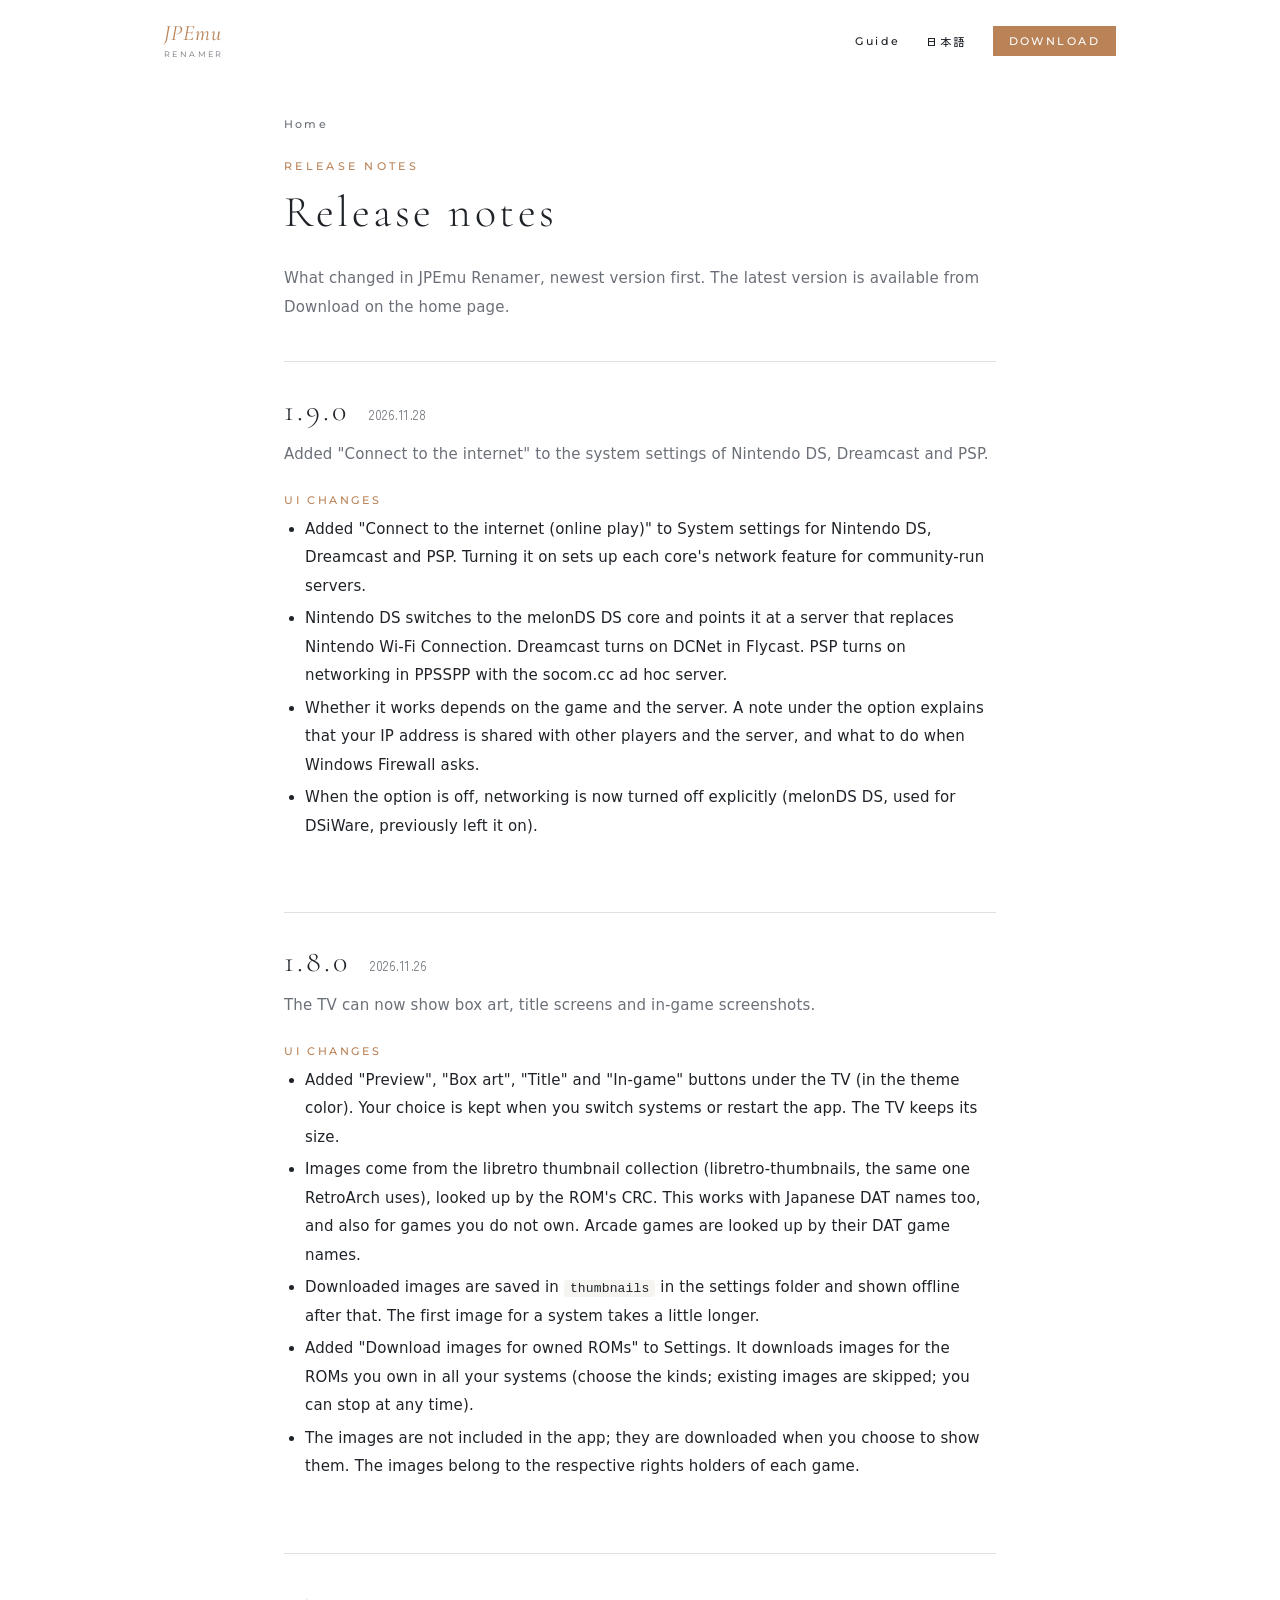
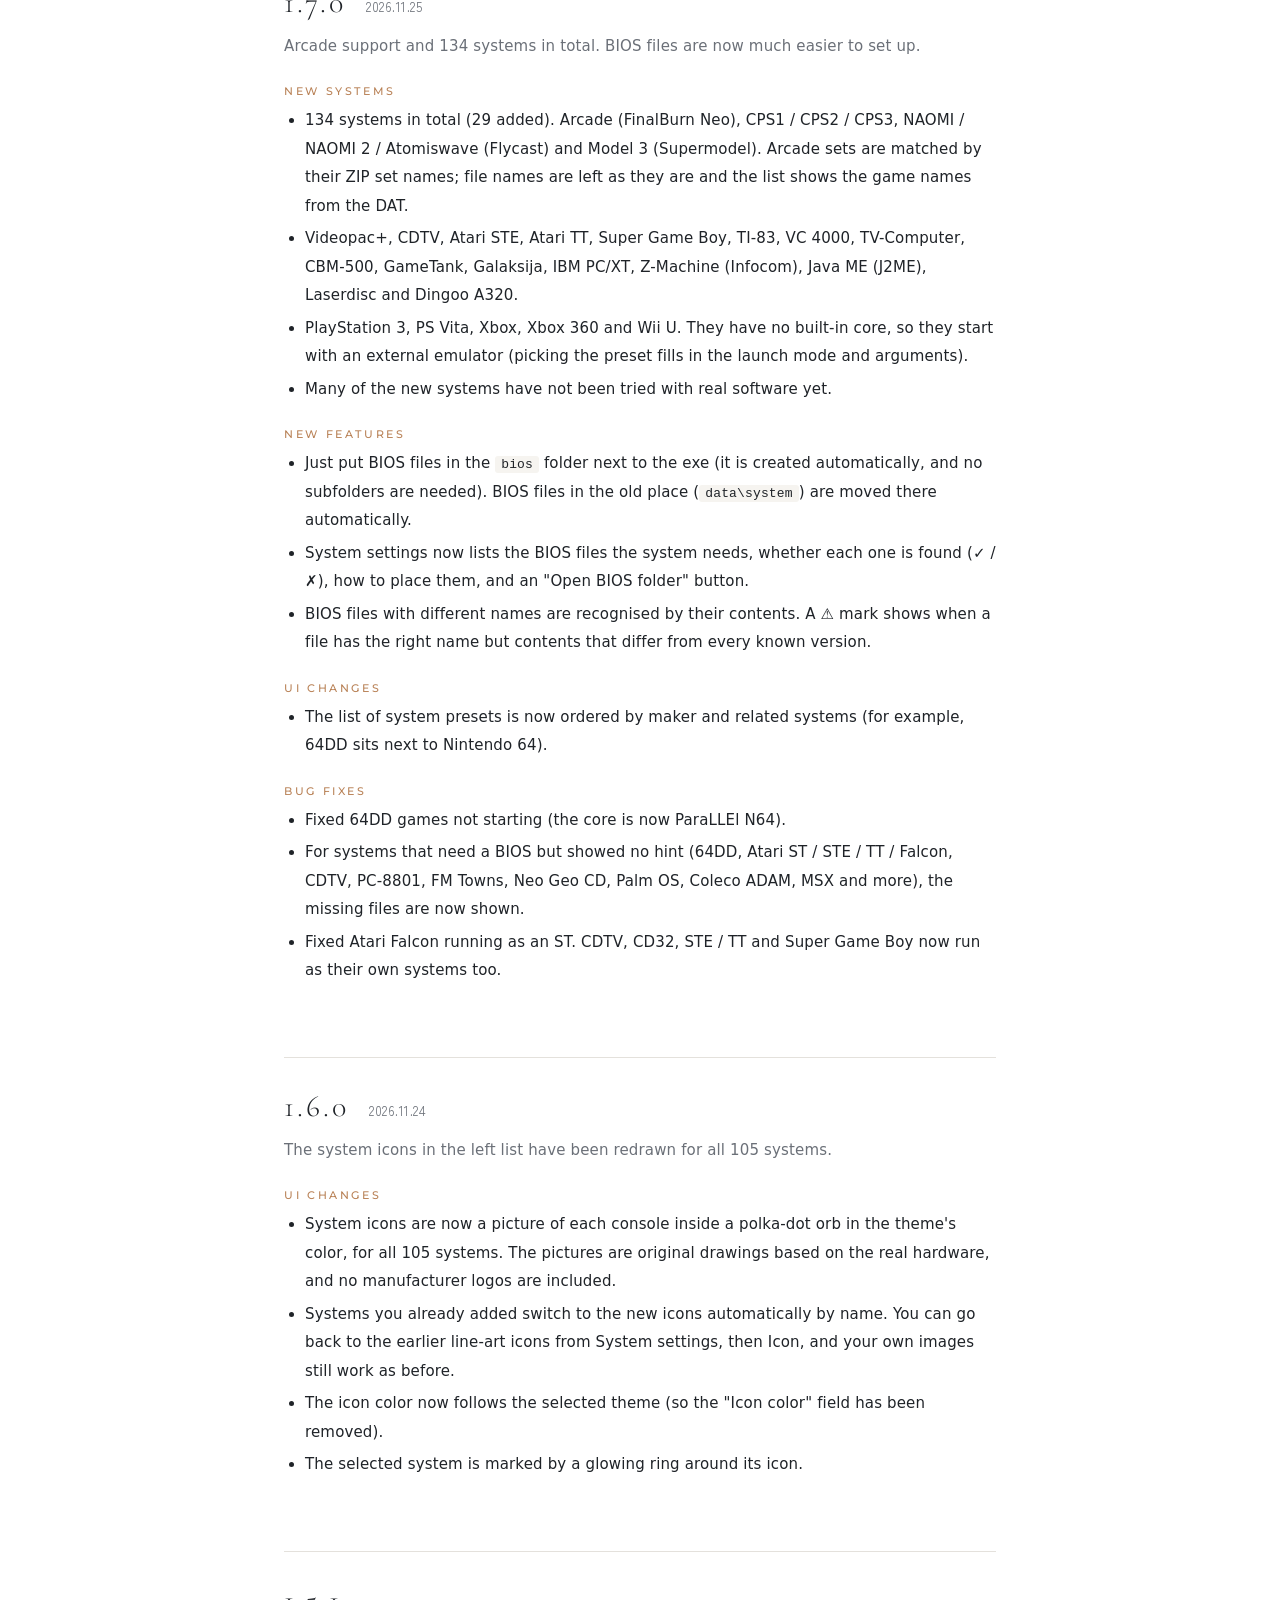
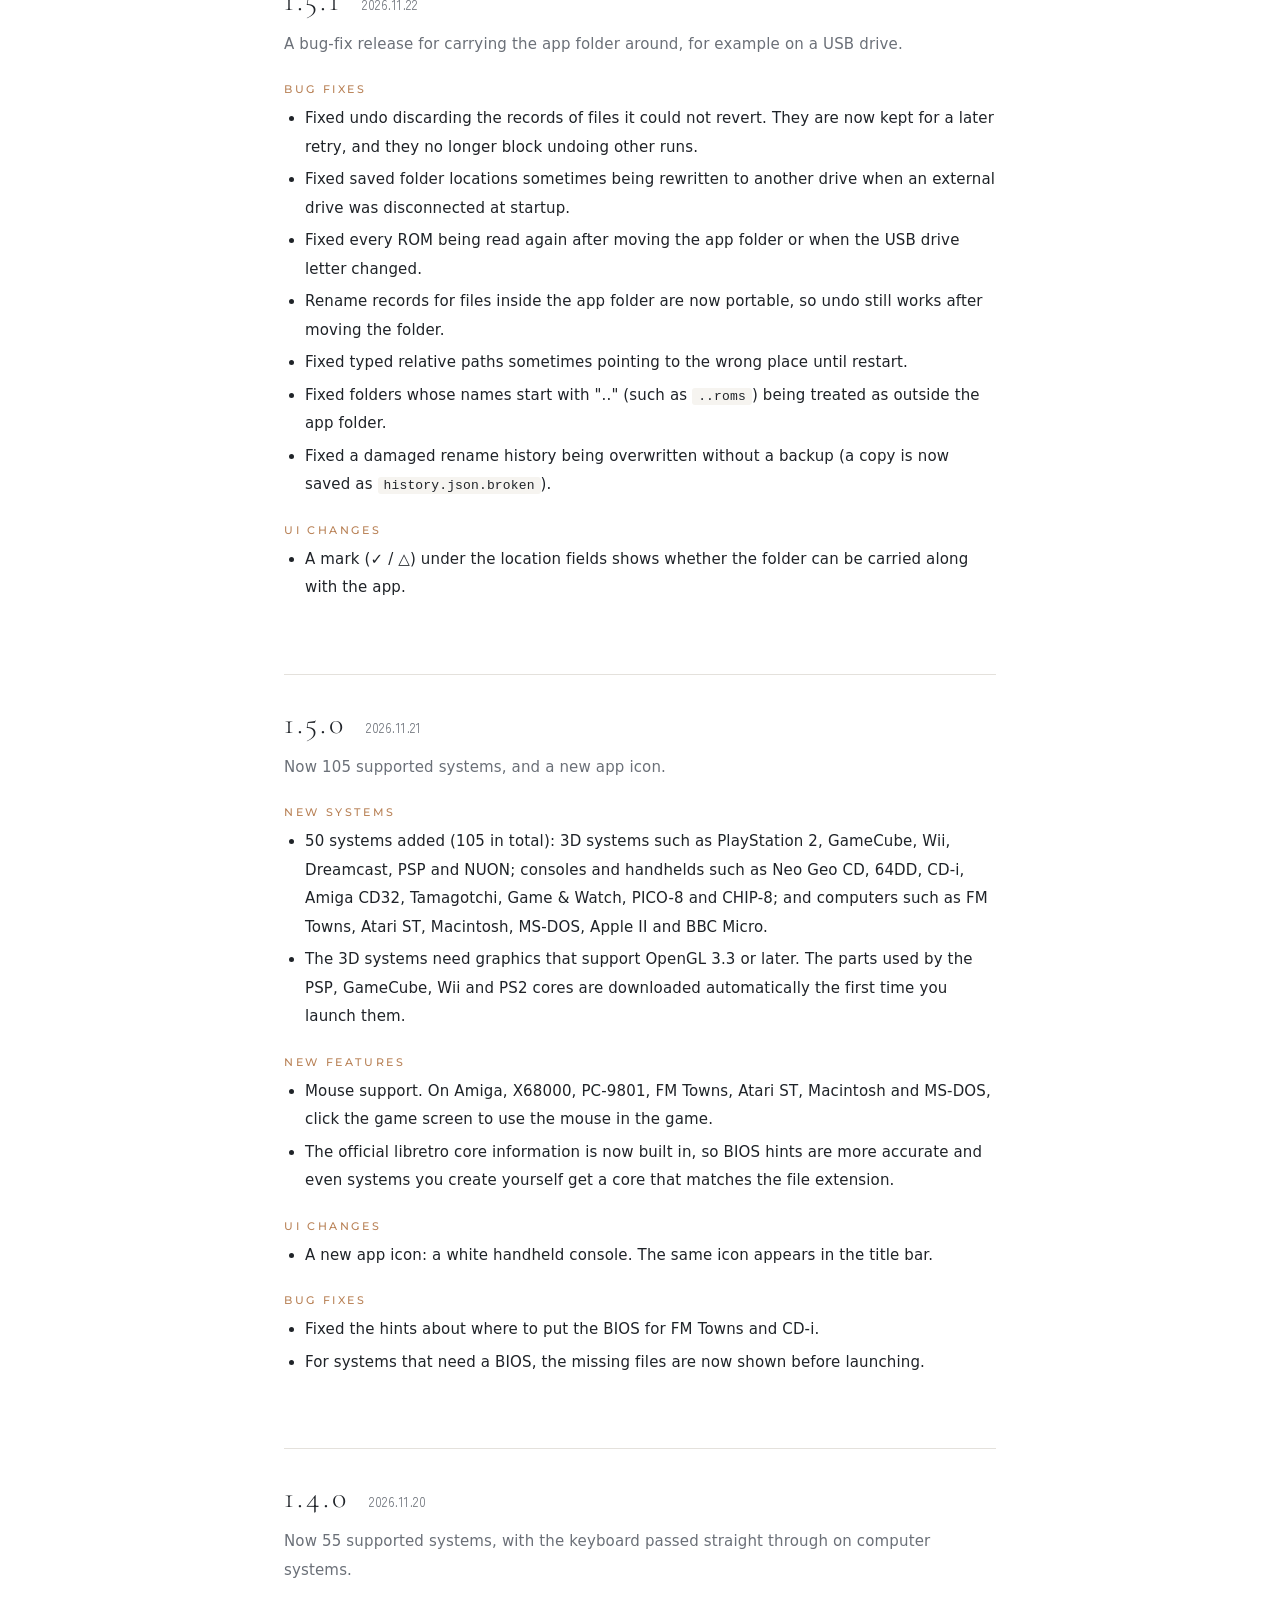
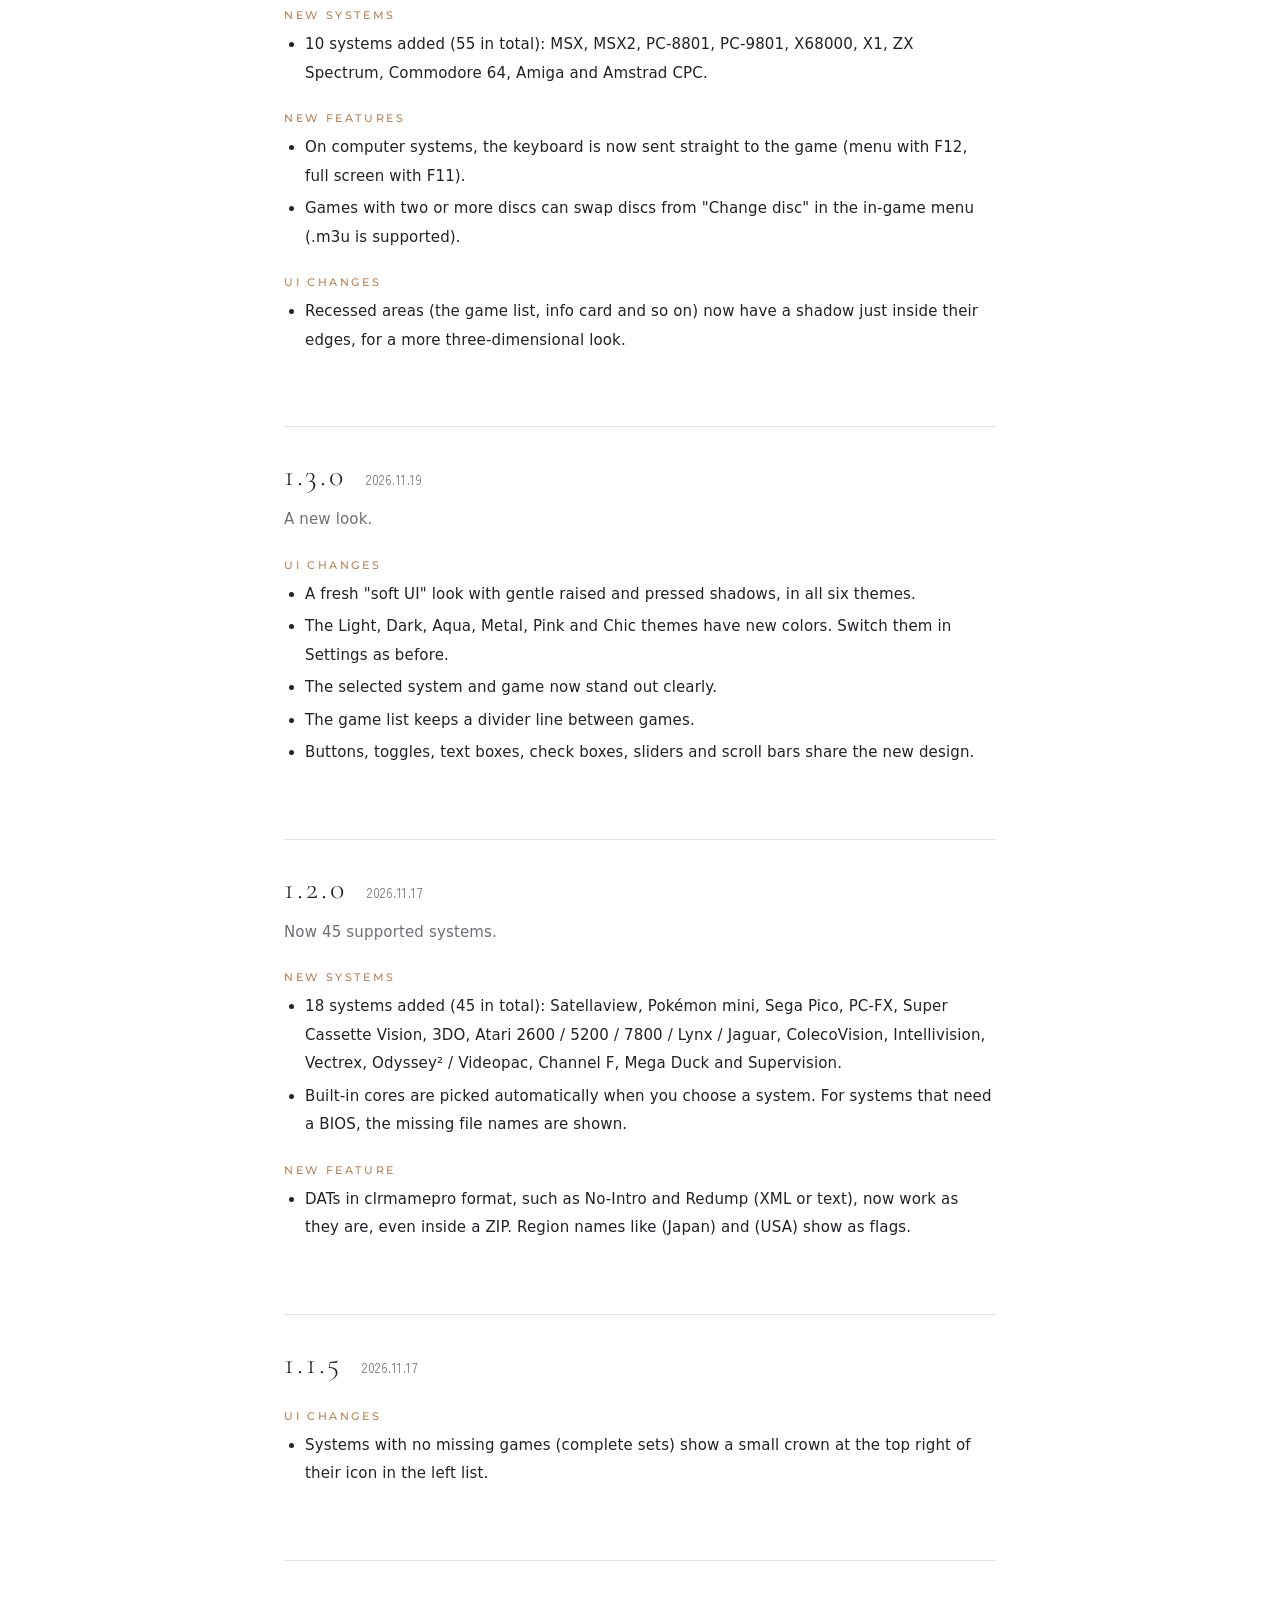
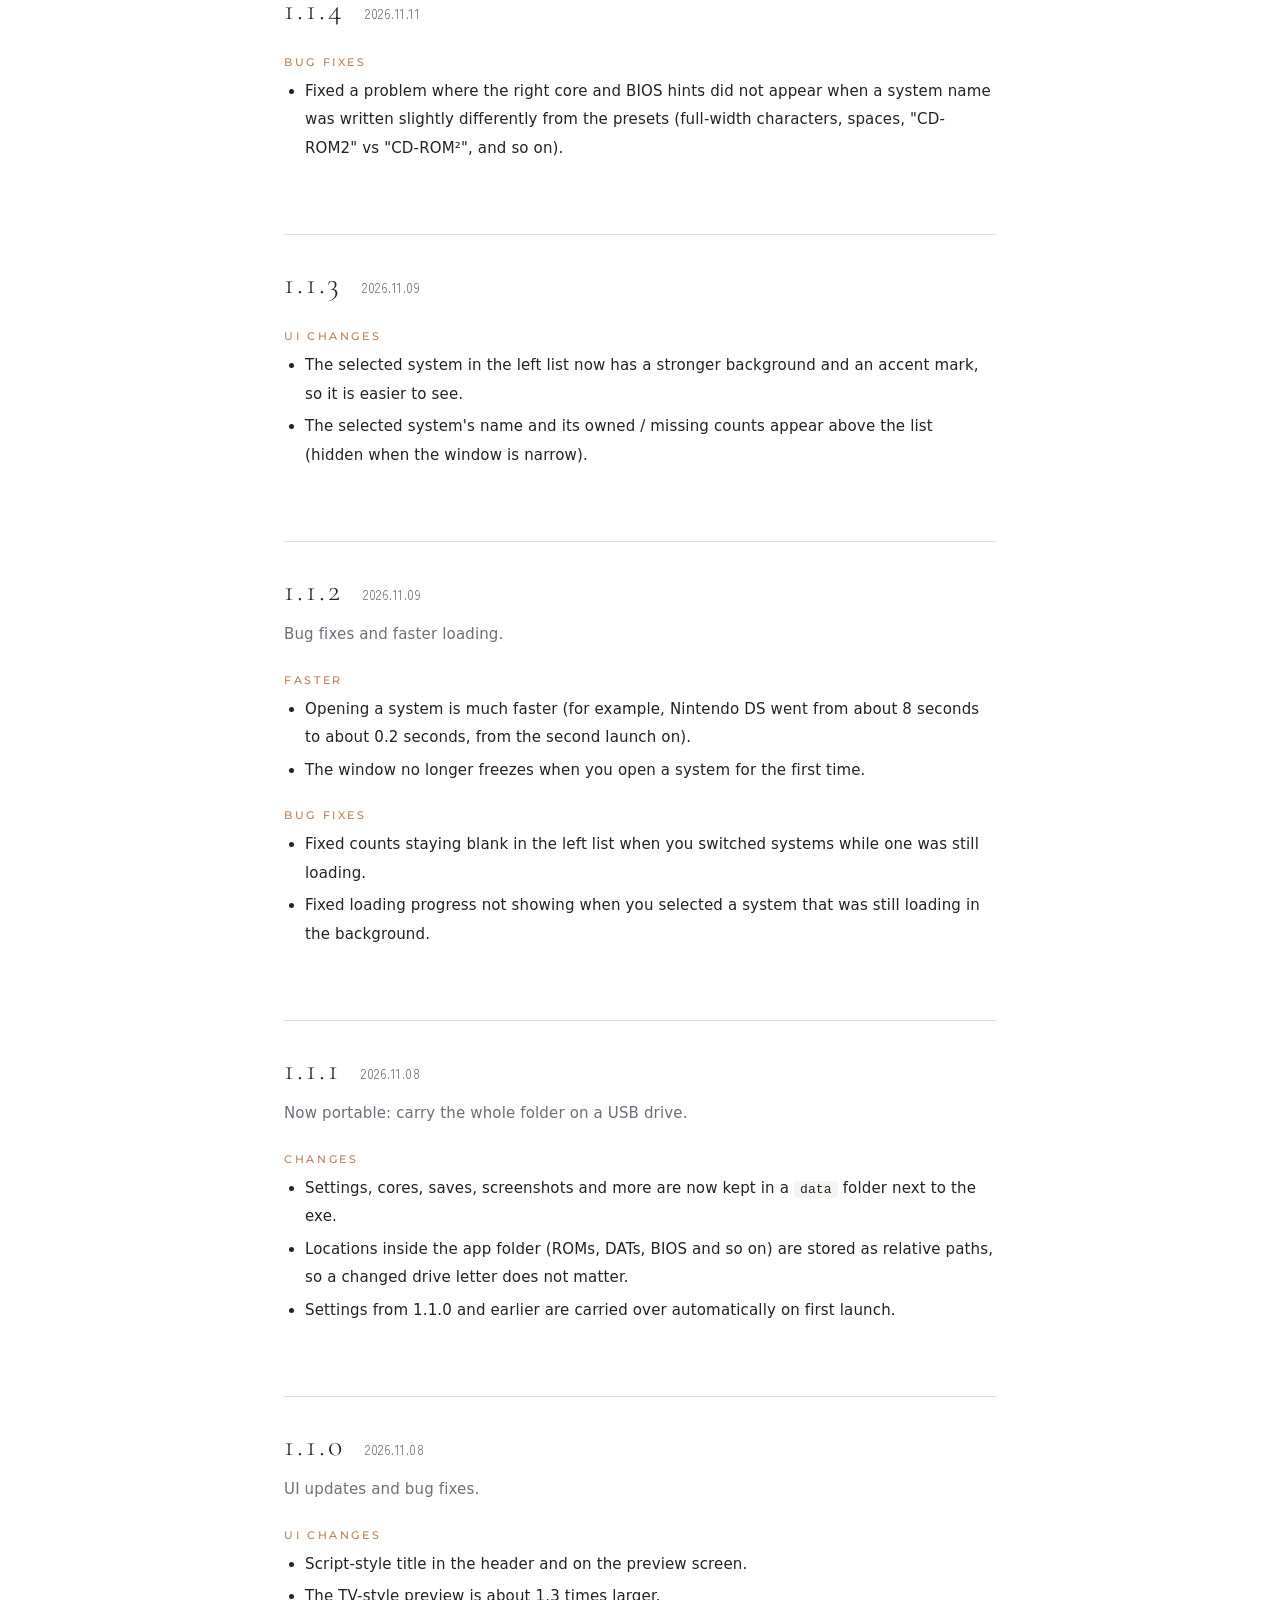
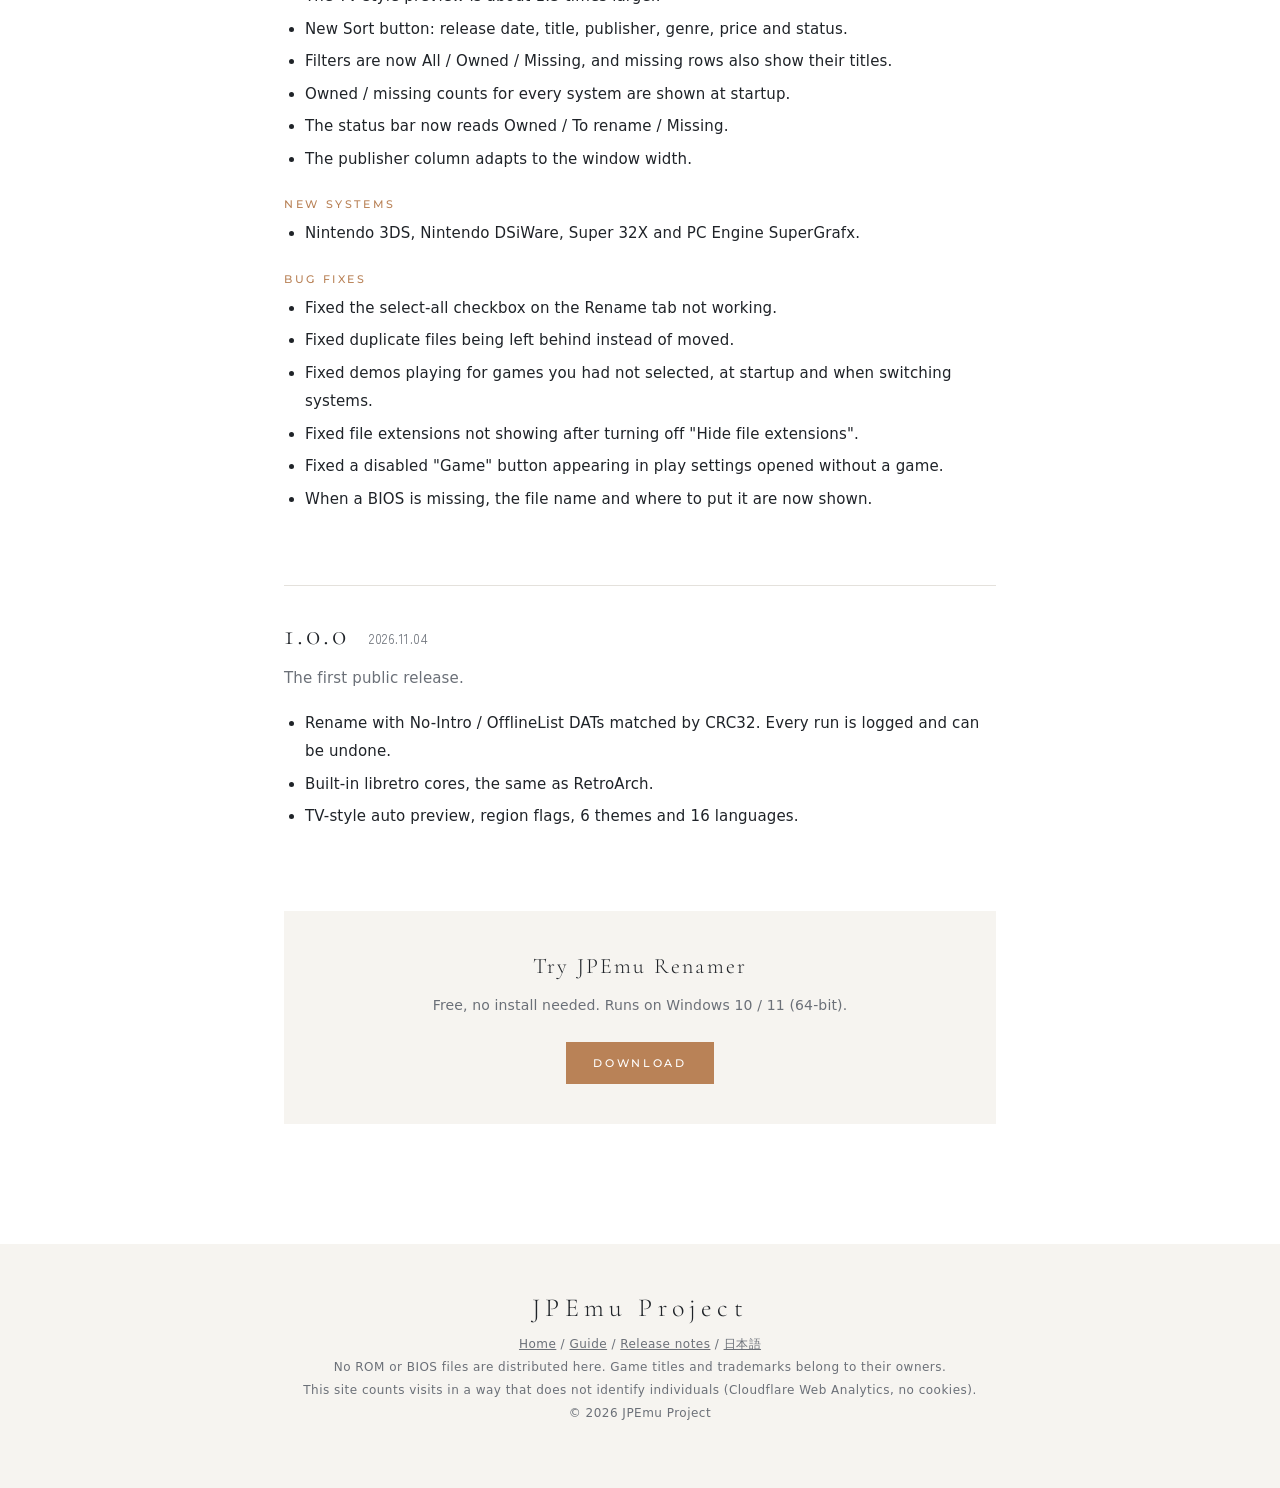
<file: en/releases/index.html>
<!doctype html>
<html lang="en">
<head>
<meta charset="utf-8">
<meta name="viewport" content="width=device-width,initial-scale=1,viewport-fit=cover">
<title>Release notes | JPEmu Renamer</title>
<meta name="description" content="What changed in JPEmu Renamer, a free emulator launcher for Windows: bug fixes, UI changes and new systems, newest version first.">
<link rel="canonical" href="https://jpemu-project.github.io/en/releases/">
<link rel="alternate" hreflang="ja" href="https://jpemu-project.github.io/releases/">
<link rel="alternate" hreflang="en" href="https://jpemu-project.github.io/en/releases/">
<link rel="alternate" hreflang="x-default" href="https://jpemu-project.github.io/en/releases/">
<meta property="og:type" content="website">
<meta property="og:site_name" content="JPEmu Renamer">
<meta property="og:title" content="Release notes | JPEmu Renamer">
<meta property="og:description" content="What changed in JPEmu Renamer: bug fixes, UI changes and new systems.">
<meta property="og:url" content="https://jpemu-project.github.io/en/releases/">
<meta property="og:image" content="https://jpemu-project.github.io/img/main.jpg">
<meta property="og:locale" content="en_US">
<meta name="twitter:card" content="summary_large_image">
<script type="module" src="https://static.cloudflareinsights.com/beacon.min.js" data-cf-beacon='{"token": "e24be121c1d54c88b2a93acdfb88f5db"}'></script>
<link rel="preconnect" href="https://fonts.googleapis.com">
<link rel="preconnect" href="https://fonts.gstatic.com" crossorigin>
<link rel="stylesheet" href="https://fonts.googleapis.com/css2?family=Cormorant+Garamond:ital,wght@0,300;0,400;1,400&family=Montserrat:wght@400;500&family=Zen+Kaku+Gothic+New:wght@400;500&display=swap">
<link rel="icon" href="/favicon.ico" sizes="any">
<link rel="apple-touch-icon" href="/img/app-icon-256.png">
<link rel="stylesheet" href="/guide/guide.css">
<style>
.ver{margin:72px 0 0;padding-top:28px;border-top:1px solid var(--line)}
.ver:first-of-type{margin-top:40px}
.ver h2{margin:0;padding:0;border:0}
.ver h2 small{margin-left:10px;font:400 13px var(--f-body);letter-spacing:.04em;color:var(--sub)}
.ver .sum{margin:8px 0 0;color:var(--sub)}
.ver h3{margin:24px 0 0;font:500 11px var(--f-label);letter-spacing:.24em;color:var(--copper)}
.ver h3 + ul{margin-top:8px}
</style>
</head>
<body>
<header class="bar">
  <a class="logo" href="/">JPEmu<small>RENAMER</small></a>
  <nav>
    <a href="/en/guide/">Guide</a>
    <a class="hide-s" href="/releases/" hreflang="ja" lang="ja">日本語</a>
    <a class="dl" href="/#download">DOWNLOAD</a>
  </nav>
</header>

<main>
  <p class="crumb"><a href="/">Home</a></p>
  <p class="eyebrow">RELEASE NOTES</p>
  <h1>Release notes</h1>
  <p class="lead">What changed in JPEmu Renamer, newest version first. The latest version is available from Download on the home page.</p>

  <section class="ver" id="v1-9-0">
    <h2>1.9.0 <small>2026.11.28</small></h2>
    <p class="sum">Added "Connect to the internet" to the system settings of Nintendo DS, Dreamcast and PSP.</p>
    <h3>UI CHANGES</h3>
    <ul>
      <li>Added "Connect to the internet (online play)" to System settings for Nintendo DS, Dreamcast and PSP. Turning it on sets up each core's network feature for community-run servers.</li>
      <li>Nintendo DS switches to the melonDS DS core and points it at a server that replaces Nintendo Wi-Fi Connection. Dreamcast turns on DCNet in Flycast. PSP turns on networking in PPSSPP with the socom.cc ad hoc server.</li>
      <li>Whether it works depends on the game and the server. A note under the option explains that your IP address is shared with other players and the server, and what to do when Windows Firewall asks.</li>
      <li>When the option is off, networking is now turned off explicitly (melonDS DS, used for DSiWare, previously left it on).</li>
    </ul>
  </section>

  <section class="ver" id="v1-8-0">
    <h2>1.8.0 <small>2026.11.26</small></h2>
    <p class="sum">The TV can now show box art, title screens and in-game screenshots.</p>
    <h3>UI CHANGES</h3>
    <ul>
      <li>Added "Preview", "Box art", "Title" and "In-game" buttons under the TV (in the theme color). Your choice is kept when you switch systems or restart the app. The TV keeps its size.</li>
      <li>Images come from the libretro thumbnail collection (libretro-thumbnails, the same one RetroArch uses), looked up by the ROM's CRC. This works with Japanese DAT names too, and also for games you do not own. Arcade games are looked up by their DAT game names.</li>
      <li>Downloaded images are saved in <code>thumbnails</code> in the settings folder and shown offline after that. The first image for a system takes a little longer.</li>
      <li>Added "Download images for owned ROMs" to Settings. It downloads images for the ROMs you own in all your systems (choose the kinds; existing images are skipped; you can stop at any time).</li>
      <li>The images are not included in the app; they are downloaded when you choose to show them. The images belong to the respective rights holders of each game.</li>
    </ul>
  </section>

  <section class="ver" id="v1-7-0">
    <h2>1.7.0 <small>2026.11.25</small></h2>
    <p class="sum">Arcade support and 134 systems in total. BIOS files are now much easier to set up.</p>
    <h3>NEW SYSTEMS</h3>
    <ul>
      <li>134 systems in total (29 added). Arcade (FinalBurn Neo), CPS1 / CPS2 / CPS3, NAOMI / NAOMI 2 / Atomiswave (Flycast) and Model 3 (Supermodel). Arcade sets are matched by their ZIP set names; file names are left as they are and the list shows the game names from the DAT.</li>
      <li>Videopac+, CDTV, Atari STE, Atari TT, Super Game Boy, TI-83, VC 4000, TV-Computer, CBM-500, GameTank, Galaksija, IBM PC/XT, Z-Machine (Infocom), Java ME (J2ME), Laserdisc and Dingoo A320.</li>
      <li>PlayStation 3, PS Vita, Xbox, Xbox 360 and Wii U. They have no built-in core, so they start with an external emulator (picking the preset fills in the launch mode and arguments).</li>
      <li>Many of the new systems have not been tried with real software yet.</li>
    </ul>
    <h3>NEW FEATURES</h3>
    <ul>
      <li>Just put BIOS files in the <code>bios</code> folder next to the exe (it is created automatically, and no subfolders are needed). BIOS files in the old place (<code>data\system</code>) are moved there automatically.</li>
      <li>System settings now lists the BIOS files the system needs, whether each one is found (✓ / ✗), how to place them, and an "Open BIOS folder" button.</li>
      <li>BIOS files with different names are recognised by their contents. A ⚠ mark shows when a file has the right name but contents that differ from every known version.</li>
    </ul>
    <h3>UI CHANGES</h3>
    <ul>
      <li>The list of system presets is now ordered by maker and related systems (for example, 64DD sits next to Nintendo 64).</li>
    </ul>
    <h3>BUG FIXES</h3>
    <ul>
      <li>Fixed 64DD games not starting (the core is now ParaLLEl N64).</li>
      <li>For systems that need a BIOS but showed no hint (64DD, Atari ST / STE / TT / Falcon, CDTV, PC-8801, FM Towns, Neo Geo CD, Palm OS, Coleco ADAM, MSX and more), the missing files are now shown.</li>
      <li>Fixed Atari Falcon running as an ST. CDTV, CD32, STE / TT and Super Game Boy now run as their own systems too.</li>
    </ul>
  </section>

  <section class="ver" id="v1-6-0">
    <h2>1.6.0 <small>2026.11.24</small></h2>
    <p class="sum">The system icons in the left list have been redrawn for all 105 systems.</p>
    <h3>UI CHANGES</h3>
    <ul>
      <li>System icons are now a picture of each console inside a polka-dot orb in the theme's color, for all 105 systems. The pictures are original drawings based on the real hardware, and no manufacturer logos are included.</li>
      <li>Systems you already added switch to the new icons automatically by name. You can go back to the earlier line-art icons from System settings, then Icon, and your own images still work as before.</li>
      <li>The icon color now follows the selected theme (so the "Icon color" field has been removed).</li>
      <li>The selected system is marked by a glowing ring around its icon.</li>
    </ul>
  </section>

  <section class="ver" id="v1-5-1">
    <h2>1.5.1 <small>2026.11.22</small></h2>
    <p class="sum">A bug-fix release for carrying the app folder around, for example on a USB drive.</p>
    <h3>BUG FIXES</h3>
    <ul>
      <li>Fixed undo discarding the records of files it could not revert. They are now kept for a later retry, and they no longer block undoing other runs.</li>
      <li>Fixed saved folder locations sometimes being rewritten to another drive when an external drive was disconnected at startup.</li>
      <li>Fixed every ROM being read again after moving the app folder or when the USB drive letter changed.</li>
      <li>Rename records for files inside the app folder are now portable, so undo still works after moving the folder.</li>
      <li>Fixed typed relative paths sometimes pointing to the wrong place until restart.</li>
      <li>Fixed folders whose names start with ".." (such as <code>..roms</code>) being treated as outside the app folder.</li>
      <li>Fixed a damaged rename history being overwritten without a backup (a copy is now saved as <code>history.json.broken</code>).</li>
    </ul>
    <h3>UI CHANGES</h3>
    <ul>
      <li>A mark (✓ / △) under the location fields shows whether the folder can be carried along with the app.</li>
    </ul>
  </section>

  <section class="ver" id="v1-5-0">
    <h2>1.5.0 <small>2026.11.21</small></h2>
    <p class="sum">Now 105 supported systems, and a new app icon.</p>
    <h3>NEW SYSTEMS</h3>
    <ul>
      <li>50 systems added (105 in total): 3D systems such as PlayStation 2, GameCube, Wii, Dreamcast, PSP and NUON; consoles and handhelds such as Neo Geo CD, 64DD, CD-i, Amiga CD32, Tamagotchi, Game &amp; Watch, PICO-8 and CHIP-8; and computers such as FM Towns, Atari ST, Macintosh, MS-DOS, Apple II and BBC Micro.</li>
      <li>The 3D systems need graphics that support OpenGL 3.3 or later. The parts used by the PSP, GameCube, Wii and PS2 cores are downloaded automatically the first time you launch them.</li>
    </ul>
    <h3>NEW FEATURES</h3>
    <ul>
      <li>Mouse support. On Amiga, X68000, PC-9801, FM Towns, Atari ST, Macintosh and MS-DOS, click the game screen to use the mouse in the game.</li>
      <li>The official libretro core information is now built in, so BIOS hints are more accurate and even systems you create yourself get a core that matches the file extension.</li>
    </ul>
    <h3>UI CHANGES</h3>
    <ul>
      <li>A new app icon: a white handheld console. The same icon appears in the title bar.</li>
    </ul>
    <h3>BUG FIXES</h3>
    <ul>
      <li>Fixed the hints about where to put the BIOS for FM Towns and CD-i.</li>
      <li>For systems that need a BIOS, the missing files are now shown before launching.</li>
    </ul>
  </section>

  <section class="ver" id="v1-4-0">
    <h2>1.4.0 <small>2026.11.20</small></h2>
    <p class="sum">Now 55 supported systems, with the keyboard passed straight through on computer systems.</p>
    <h3>NEW SYSTEMS</h3>
    <ul>
      <li>10 systems added (55 in total): MSX, MSX2, PC-8801, PC-9801, X68000, X1, ZX Spectrum, Commodore 64, Amiga and Amstrad CPC.</li>
    </ul>
    <h3>NEW FEATURES</h3>
    <ul>
      <li>On computer systems, the keyboard is now sent straight to the game (menu with F12, full screen with F11).</li>
      <li>Games with two or more discs can swap discs from "Change disc" in the in-game menu (.m3u is supported).</li>
    </ul>
    <h3>UI CHANGES</h3>
    <ul>
      <li>Recessed areas (the game list, info card and so on) now have a shadow just inside their edges, for a more three-dimensional look.</li>
    </ul>
  </section>

  <section class="ver" id="v1-3-0">
    <h2>1.3.0 <small>2026.11.19</small></h2>
    <p class="sum">A new look.</p>
    <h3>UI CHANGES</h3>
    <ul>
      <li>A fresh "soft UI" look with gentle raised and pressed shadows, in all six themes.</li>
      <li>The Light, Dark, Aqua, Metal, Pink and Chic themes have new colors. Switch them in Settings as before.</li>
      <li>The selected system and game now stand out clearly.</li>
      <li>The game list keeps a divider line between games.</li>
      <li>Buttons, toggles, text boxes, check boxes, sliders and scroll bars share the new design.</li>
    </ul>
  </section>

  <section class="ver" id="v1-2-0">
    <h2>1.2.0 <small>2026.11.17</small></h2>
    <p class="sum">Now 45 supported systems.</p>
    <h3>NEW SYSTEMS</h3>
    <ul>
      <li>18 systems added (45 in total): Satellaview, Pokémon mini, Sega Pico, PC-FX, Super Cassette Vision, 3DO, Atari 2600 / 5200 / 7800 / Lynx / Jaguar, ColecoVision, Intellivision, Vectrex, Odyssey² / Videopac, Channel F, Mega Duck and Supervision.</li>
      <li>Built-in cores are picked automatically when you choose a system. For systems that need a BIOS, the missing file names are shown.</li>
    </ul>
    <h3>NEW FEATURE</h3>
    <ul>
      <li>DATs in clrmamepro format, such as No-Intro and Redump (XML or text), now work as they are, even inside a ZIP. Region names like (Japan) and (USA) show as flags.</li>
    </ul>
  </section>

  <section class="ver" id="v1-1-5">
    <h2>1.1.5 <small>2026.11.17</small></h2>
    <h3>UI CHANGES</h3>
    <ul>
      <li>Systems with no missing games (complete sets) show a small crown at the top right of their icon in the left list.</li>
    </ul>
  </section>

  <section class="ver" id="v1-1-4">
    <h2>1.1.4 <small>2026.11.11</small></h2>
    <h3>BUG FIXES</h3>
    <ul>
      <li>Fixed a problem where the right core and BIOS hints did not appear when a system name was written slightly differently from the presets (full-width characters, spaces, "CD-ROM2" vs "CD-ROM²", and so on).</li>
    </ul>
  </section>

  <section class="ver" id="v1-1-3">
    <h2>1.1.3 <small>2026.11.09</small></h2>
    <h3>UI CHANGES</h3>
    <ul>
      <li>The selected system in the left list now has a stronger background and an accent mark, so it is easier to see.</li>
      <li>The selected system's name and its owned / missing counts appear above the list (hidden when the window is narrow).</li>
    </ul>
  </section>

  <section class="ver" id="v1-1-2">
    <h2>1.1.2 <small>2026.11.09</small></h2>
    <p class="sum">Bug fixes and faster loading.</p>
    <h3>FASTER</h3>
    <ul>
      <li>Opening a system is much faster (for example, Nintendo DS went from about 8 seconds to about 0.2 seconds, from the second launch on).</li>
      <li>The window no longer freezes when you open a system for the first time.</li>
    </ul>
    <h3>BUG FIXES</h3>
    <ul>
      <li>Fixed counts staying blank in the left list when you switched systems while one was still loading.</li>
      <li>Fixed loading progress not showing when you selected a system that was still loading in the background.</li>
    </ul>
  </section>

  <section class="ver" id="v1-1-1">
    <h2>1.1.1 <small>2026.11.08</small></h2>
    <p class="sum">Now portable: carry the whole folder on a USB drive.</p>
    <h3>CHANGES</h3>
    <ul>
      <li>Settings, cores, saves, screenshots and more are now kept in a <code>data</code> folder next to the exe.</li>
      <li>Locations inside the app folder (ROMs, DATs, BIOS and so on) are stored as relative paths, so a changed drive letter does not matter.</li>
      <li>Settings from 1.1.0 and earlier are carried over automatically on first launch.</li>
    </ul>
  </section>

  <section class="ver" id="v1-1-0">
    <h2>1.1.0 <small>2026.11.08</small></h2>
    <p class="sum">UI updates and bug fixes.</p>
    <h3>UI CHANGES</h3>
    <ul>
      <li>Script-style title in the header and on the preview screen.</li>
      <li>The TV-style preview is about 1.3 times larger.</li>
      <li>New Sort button: release date, title, publisher, genre, price and status.</li>
      <li>Filters are now All / Owned / Missing, and missing rows also show their titles.</li>
      <li>Owned / missing counts for every system are shown at startup.</li>
      <li>The status bar now reads Owned / To rename / Missing.</li>
      <li>The publisher column adapts to the window width.</li>
    </ul>
    <h3>NEW SYSTEMS</h3>
    <ul>
      <li>Nintendo 3DS, Nintendo DSiWare, Super 32X and PC Engine SuperGrafx.</li>
    </ul>
    <h3>BUG FIXES</h3>
    <ul>
      <li>Fixed the select-all checkbox on the Rename tab not working.</li>
      <li>Fixed duplicate files being left behind instead of moved.</li>
      <li>Fixed demos playing for games you had not selected, at startup and when switching systems.</li>
      <li>Fixed file extensions not showing after turning off "Hide file extensions".</li>
      <li>Fixed a disabled "Game" button appearing in play settings opened without a game.</li>
      <li>When a BIOS is missing, the file name and where to put it are now shown.</li>
    </ul>
  </section>

  <section class="ver" id="v1-0-0">
    <h2>1.0.0 <small>2026.11.04</small></h2>
    <p class="sum">The first public release.</p>
    <ul>
      <li>Rename with No-Intro / OfflineList DATs matched by CRC32. Every run is logged and can be undone.</li>
      <li>Built-in libretro cores, the same as RetroArch.</li>
      <li>TV-style auto preview, region flags, 6 themes and 16 languages.</li>
    </ul>
  </section>

  <section class="cta">
    <h2>Try JPEmu Renamer</h2>
    <p>Free, no install needed. Runs on Windows 10 / 11 (64-bit).</p>
    <a class="btn fill" href="/#download">DOWNLOAD</a>
  </section>
</main>

<footer>
  <div class="fname">JPEmu Project</div>
  <div><a href="/">Home</a> / <a href="/en/guide/">Guide</a> / <a href="/en/releases/">Release notes</a> / <a href="/releases/" hreflang="ja" lang="ja">日本語</a></div>
  <div>No ROM or BIOS files are distributed here. Game titles and trademarks belong to their owners.</div>
  <div>This site counts visits in a way that does not identify individuals (Cloudflare Web Analytics, no cookies).</div>
  <div>© 2026 JPEmu Project</div>
</footer>
</body>
</html>
</file>
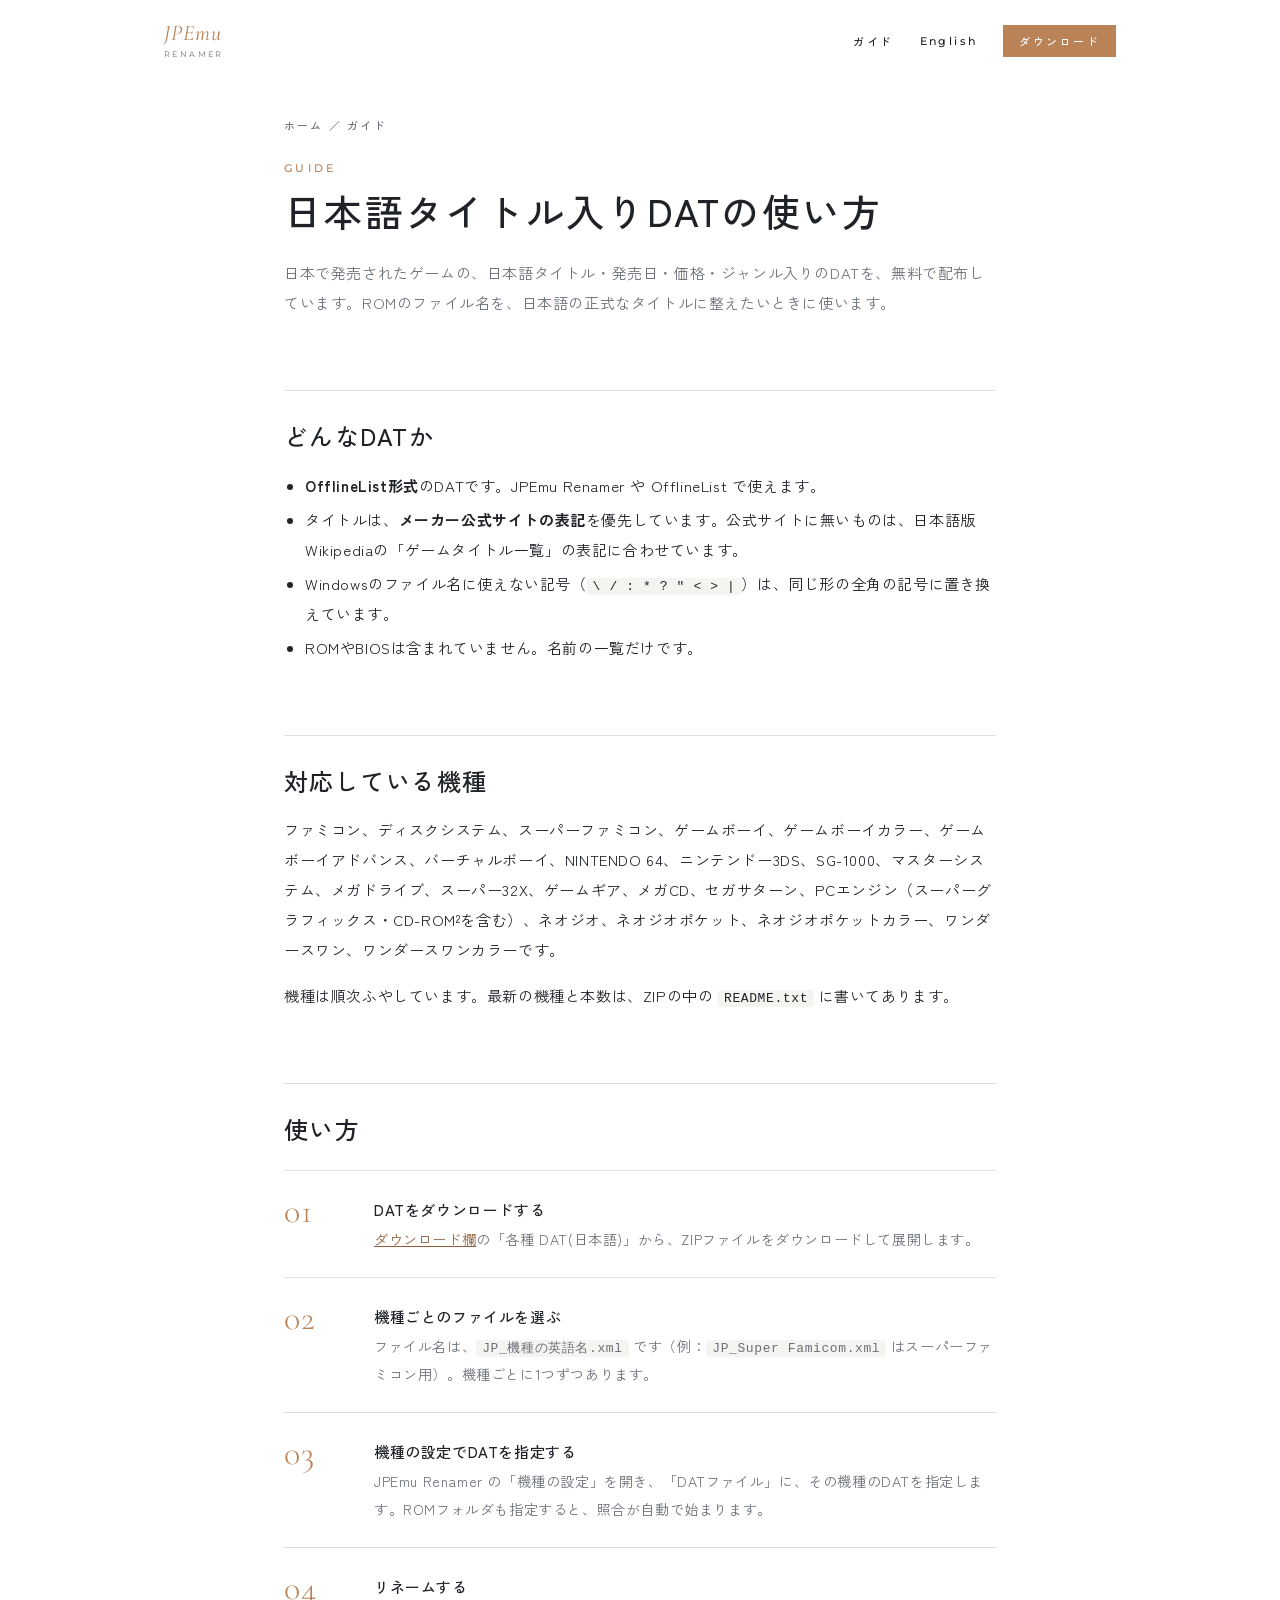
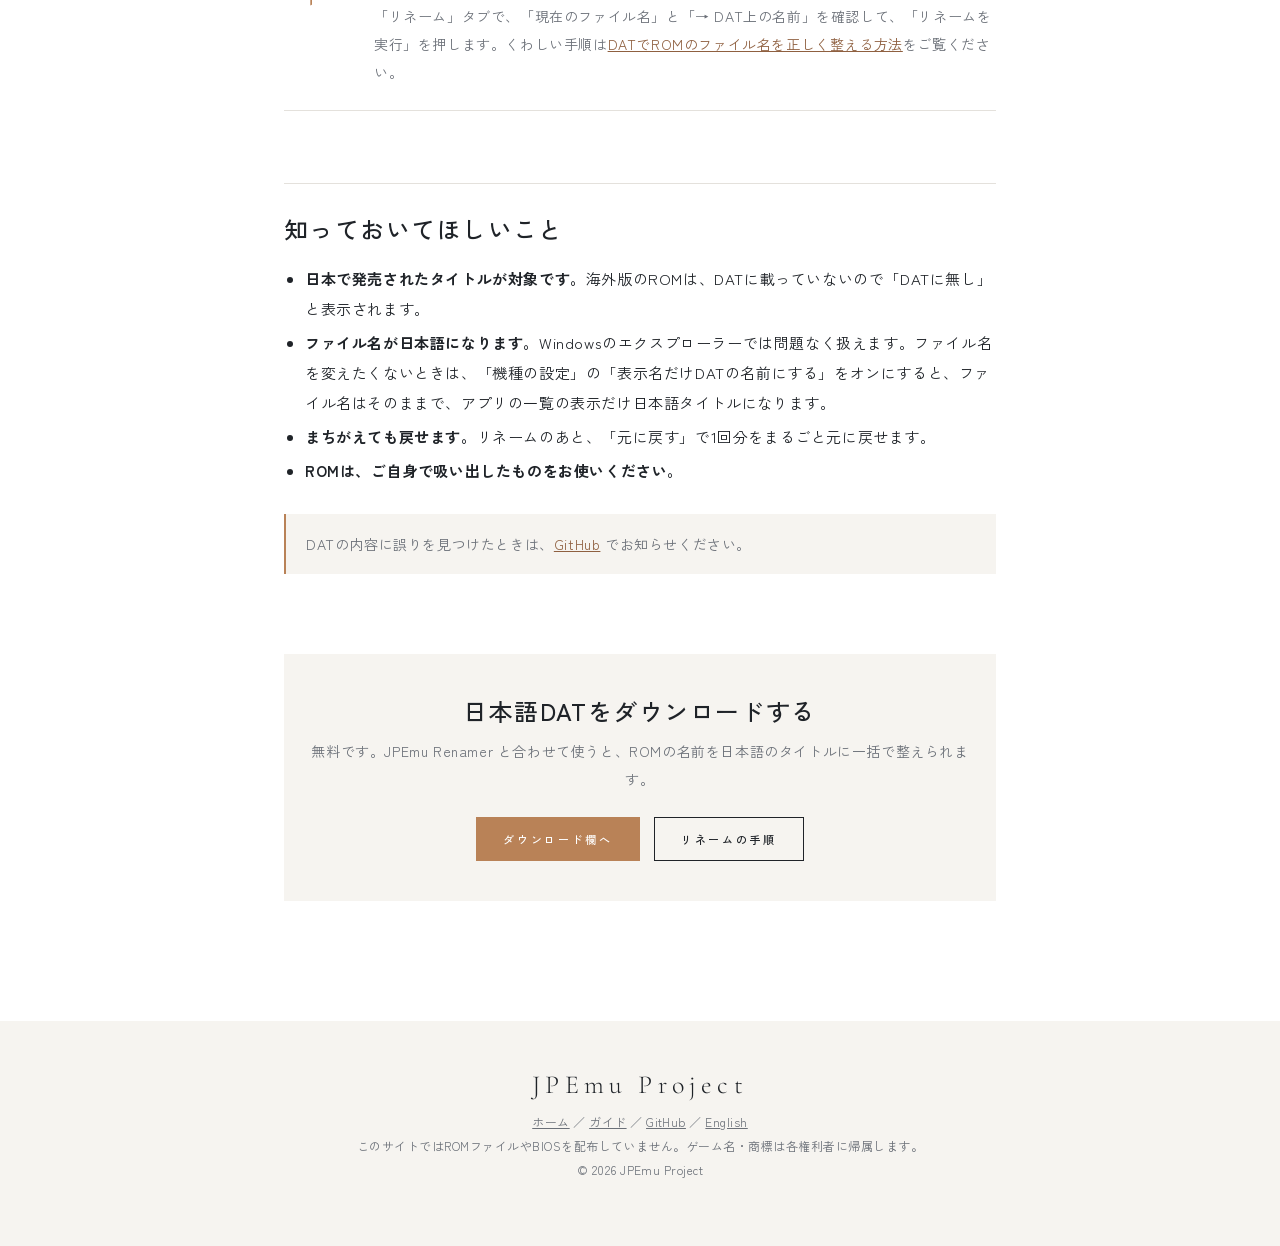
<file: guide/japanese-dat.html>
<!doctype html>
<html lang="ja">
<head>
<meta charset="utf-8">
<meta name="viewport" content="width=device-width,initial-scale=1,viewport-fit=cover">
<title>日本語タイトル入りDATの使い方（ファミコン・スーパーファミコンなど）｜JPEmu Renamer</title>
<meta name="description" content="日本で発売されたゲームの日本語タイトル・発売日・価格・ジャンル入りのDATを無料で配布しています。ROMのファイル名を、日本語の正式なタイトルに整える方法を説明します。OfflineList形式。">
<link rel="canonical" href="https://jpemu-project.github.io/guide/japanese-dat.html">
<link rel="alternate" hreflang="ja" href="https://jpemu-project.github.io/guide/japanese-dat.html">
<link rel="alternate" hreflang="en" href="https://jpemu-project.github.io/en/guide/japanese-dat.html">
<link rel="alternate" hreflang="x-default" href="https://jpemu-project.github.io/en/guide/japanese-dat.html">
<meta property="og:type" content="article">
<meta property="og:site_name" content="JPEmu Renamer">
<meta property="og:title" content="日本語タイトル入りDATの使い方">
<meta property="og:description" content="日本で発売されたゲームの日本語タイトル・発売日・価格・ジャンル入りのDATを無料で配布しています。">
<meta property="og:url" content="https://jpemu-project.github.io/guide/japanese-dat.html">
<meta property="og:image" content="https://jpemu-project.github.io/img/main.jpg">
<meta property="og:locale" content="ja_JP">
<meta name="twitter:card" content="summary_large_image">
<link rel="icon" href="/favicon.ico" sizes="any">
<link rel="apple-touch-icon" href="/img/app-icon-256.png">
<script type="module" src="https://static.cloudflareinsights.com/beacon.min.js" data-cf-beacon='{"token": "e24be121c1d54c88b2a93acdfb88f5db"}'></script>
<link rel="preconnect" href="https://fonts.googleapis.com">
<link rel="preconnect" href="https://fonts.gstatic.com" crossorigin>
<link rel="stylesheet" href="https://fonts.googleapis.com/css2?family=Cormorant+Garamond:ital,wght@0,300;0,400;1,400&family=Montserrat:wght@400;500&family=Zen+Kaku+Gothic+New:wght@400;500&display=swap">
<link rel="stylesheet" href="/guide/guide.css">
</head>
<body>
<header class="bar">
  <a class="logo" href="/">JPEmu<small>RENAMER</small></a>
  <nav>
    <a href="/guide/">ガイド</a>
    <a class="hide-s" href="/en/guide/japanese-dat.html" hreflang="en" lang="en">English</a>
    <a class="dl" href="/#download">ダウンロード</a>
  </nav>
</header>

<main>
  <p class="crumb"><a href="/">ホーム</a> ／ <a href="/guide/">ガイド</a></p>
  <p class="eyebrow">GUIDE</p>
  <h1>日本語タイトル入りDATの使い方</h1>
  <p class="lead">日本で発売されたゲームの、日本語タイトル・発売日・価格・ジャンル入りのDATを、無料で配布しています。ROMのファイル名を、日本語の正式なタイトルに整えたいときに使います。</p>

  <h2>どんなDATか</h2>
  <ul>
    <li><strong>OfflineList形式</strong>のDATです。JPEmu Renamer や OfflineList で使えます。</li>
    <li>タイトルは、<strong>メーカー公式サイトの表記</strong>を優先しています。公式サイトに無いものは、日本語版Wikipediaの「ゲームタイトル一覧」の表記に合わせています。</li>
    <li>Windowsのファイル名に使えない記号（<code>\ / : * ? " &lt; &gt; |</code>）は、同じ形の全角の記号に置き換えています。</li>
    <li>ROMやBIOSは含まれていません。名前の一覧だけです。</li>
  </ul>

  <h2>対応している機種</h2>
  <p>ファミコン、ディスクシステム、スーパーファミコン、ゲームボーイ、ゲームボーイカラー、ゲームボーイアドバンス、バーチャルボーイ、NINTENDO 64、ニンテンドー3DS、SG-1000、マスターシステム、メガドライブ、スーパー32X、ゲームギア、メガCD、セガサターン、PCエンジン（スーパーグラフィックス・CD-ROM²を含む）、ネオジオ、ネオジオポケット、ネオジオポケットカラー、ワンダースワン、ワンダースワンカラーです。</p>
  <p>機種は順次ふやしています。最新の機種と本数は、ZIPの中の <code>README.txt</code> に書いてあります。</p>

  <h2>使い方</h2>
  <ol class="steps">
    <li><div><strong>DATをダウンロードする</strong><span><a href="/#download">ダウンロード欄</a>の「各種 DAT(日本語)」から、ZIPファイルをダウンロードして展開します。</span></div></li>
    <li><div><strong>機種ごとのファイルを選ぶ</strong><span>ファイル名は、<code>JP_機種の英語名.xml</code> です（例：<code>JP_Super Famicom.xml</code> はスーパーファミコン用）。機種ごとに1つずつあります。</span></div></li>
    <li><div><strong>機種の設定でDATを指定する</strong><span>JPEmu Renamer の「機種の設定」を開き、「DATファイル」に、その機種のDATを指定します。ROMフォルダも指定すると、照合が自動で始まります。</span></div></li>
    <li><div><strong>リネームする</strong><span>「リネーム」タブで、「現在のファイル名」と「→ DAT上の名前」を確認して、「リネームを実行」を押します。くわしい手順は<a href="/guide/rename-roms-with-dat.html">DATでROMのファイル名を正しく整える方法</a>をご覧ください。</span></div></li>
  </ol>

  <h2>知っておいてほしいこと</h2>
  <ul>
    <li><strong>日本で発売されたタイトルが対象です。</strong>海外版のROMは、DATに載っていないので「DATに無し」と表示されます。</li>
    <li><strong>ファイル名が日本語になります。</strong>Windowsのエクスプローラーでは問題なく扱えます。ファイル名を変えたくないときは、「機種の設定」の「表示名だけDATの名前にする」をオンにすると、ファイル名はそのままで、アプリの一覧の表示だけ日本語タイトルになります。</li>
    <li><strong>まちがえても戻せます。</strong>リネームのあと、「元に戻す」で1回分をまるごと元に戻せます。</li>
    <li><strong>ROMは、ご自身で吸い出したものをお使いください。</strong></li>
  </ul>
  <p class="note">DATの内容に誤りを見つけたときは、<a href="https://github.com/jpemu-project/JPEmu-Renamer/issues">GitHub</a> でお知らせください。</p>

  <section class="cta">
    <h2>日本語DATをダウンロードする</h2>
    <p>無料です。JPEmu Renamer と合わせて使うと、ROMの名前を日本語のタイトルに一括で整えられます。</p>
    <a class="btn fill" href="/#download">ダウンロード欄へ</a>
    <a class="btn" href="/guide/rename-roms-with-dat.html">リネームの手順</a>
  </section>
</main>

<footer>
  <div class="fname">JPEmu Project</div>
  <div><a href="/">ホーム</a> ／ <a href="/guide/">ガイド</a> ／ <a href="https://github.com/jpemu-project/JPEmu-Renamer">GitHub</a> ／ <a href="/en/guide/japanese-dat.html" hreflang="en" lang="en">English</a></div>
  <div>このサイトではROMファイルやBIOSを配布していません。ゲーム名・商標は各権利者に帰属します。</div>
  <div>© 2026 JPEmu Project</div>
</footer>
</body>
</html>
</file>
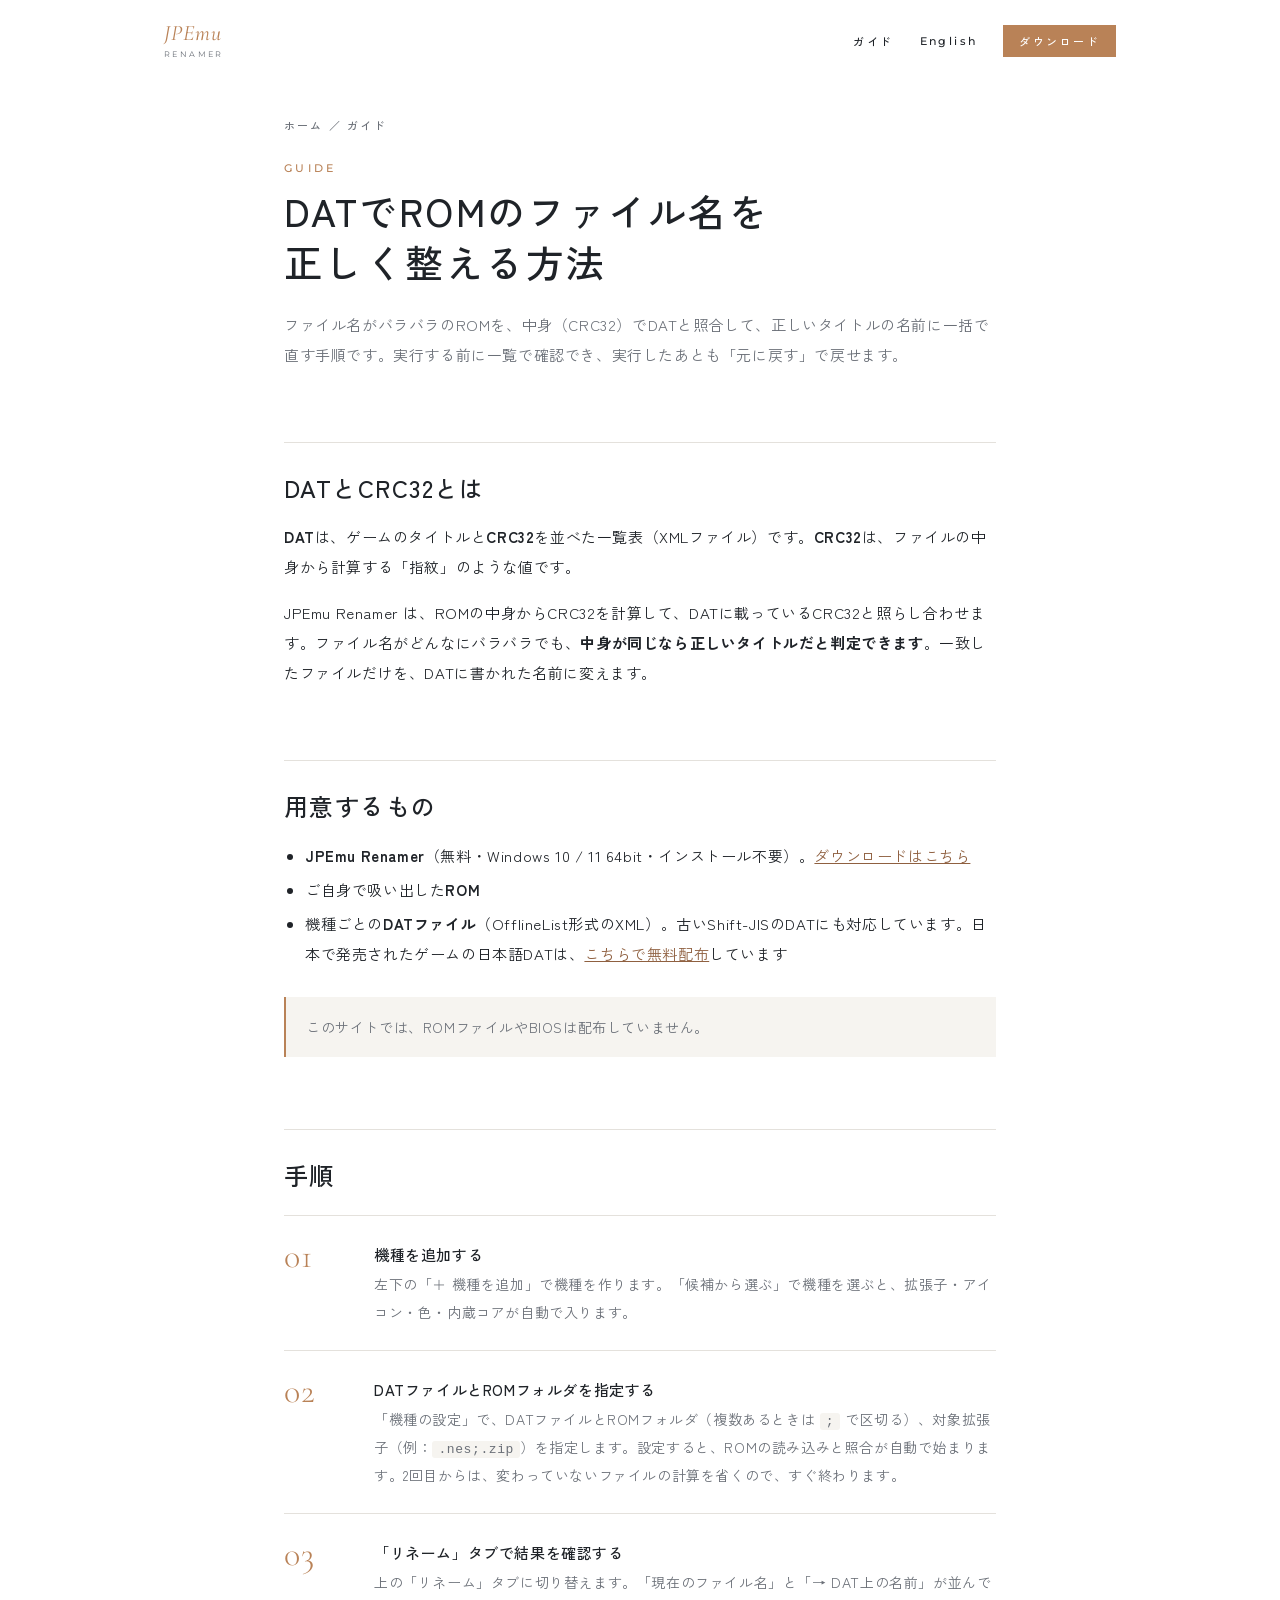
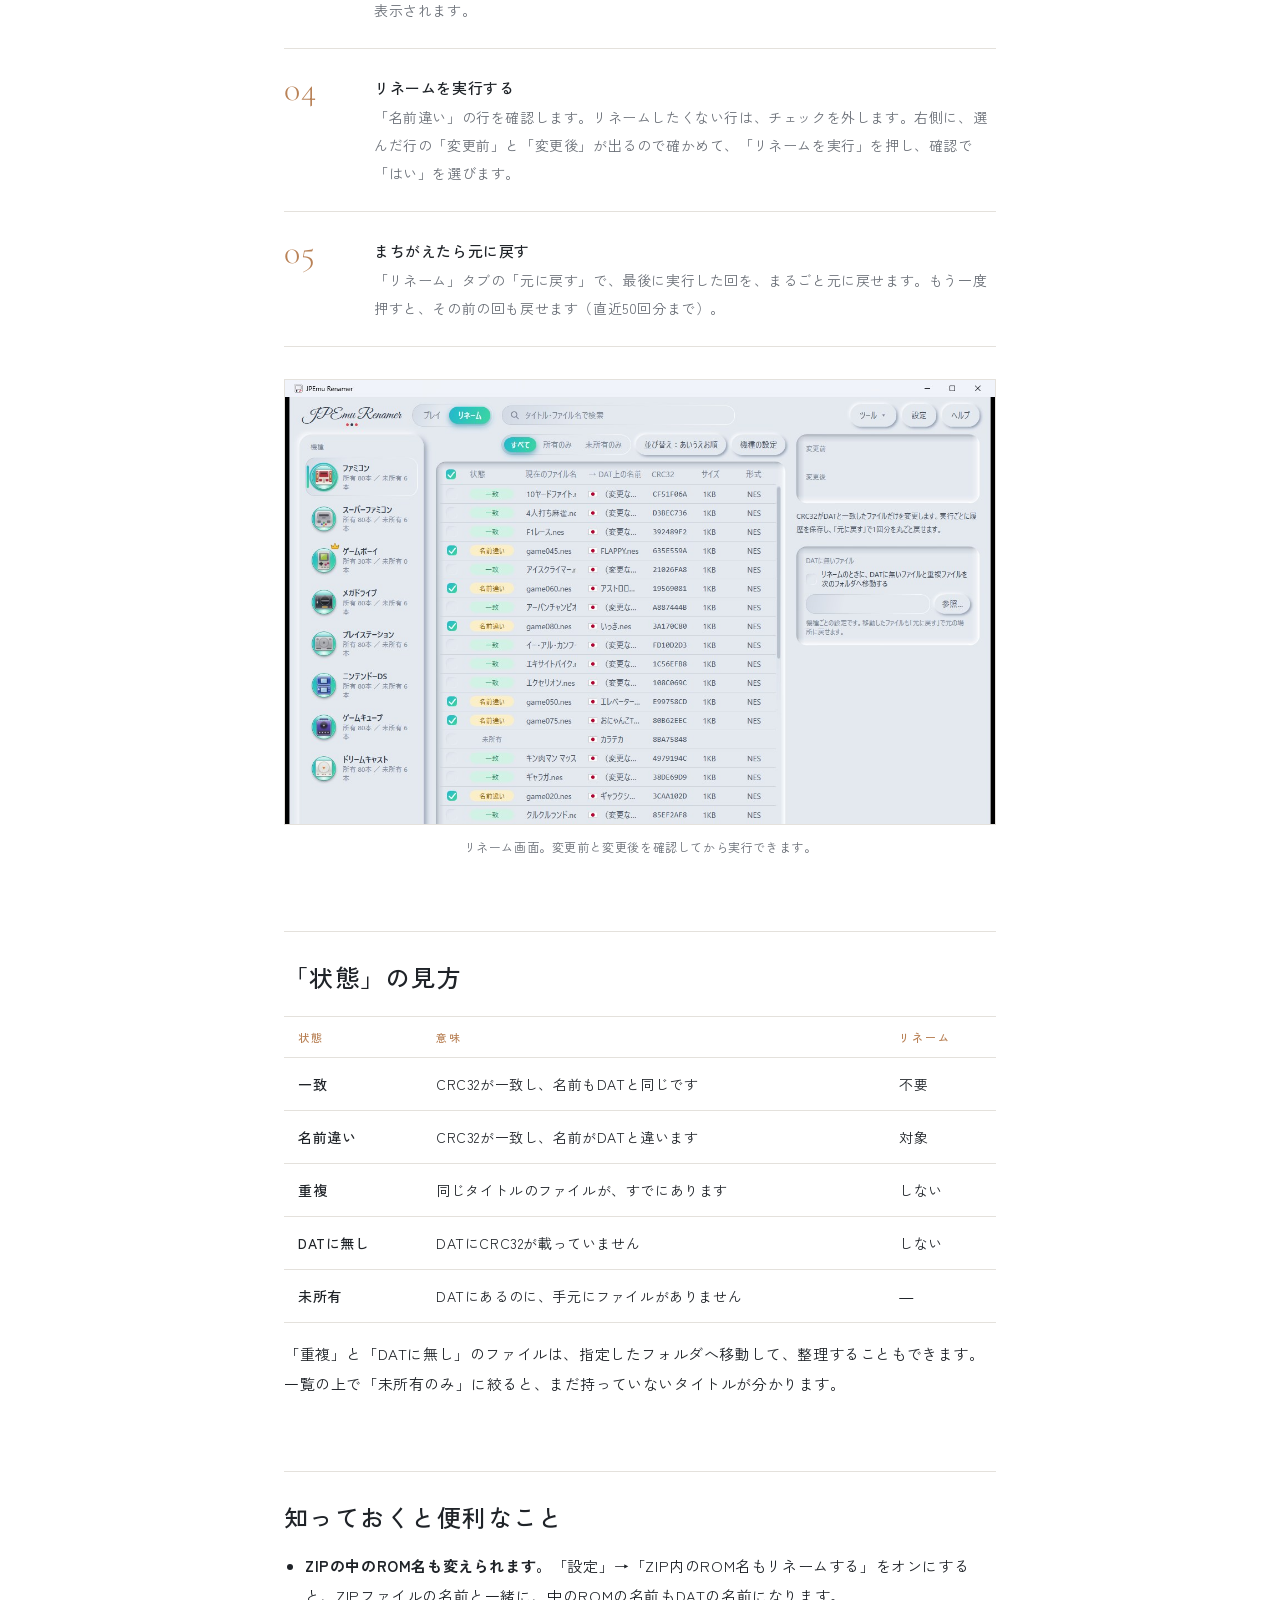
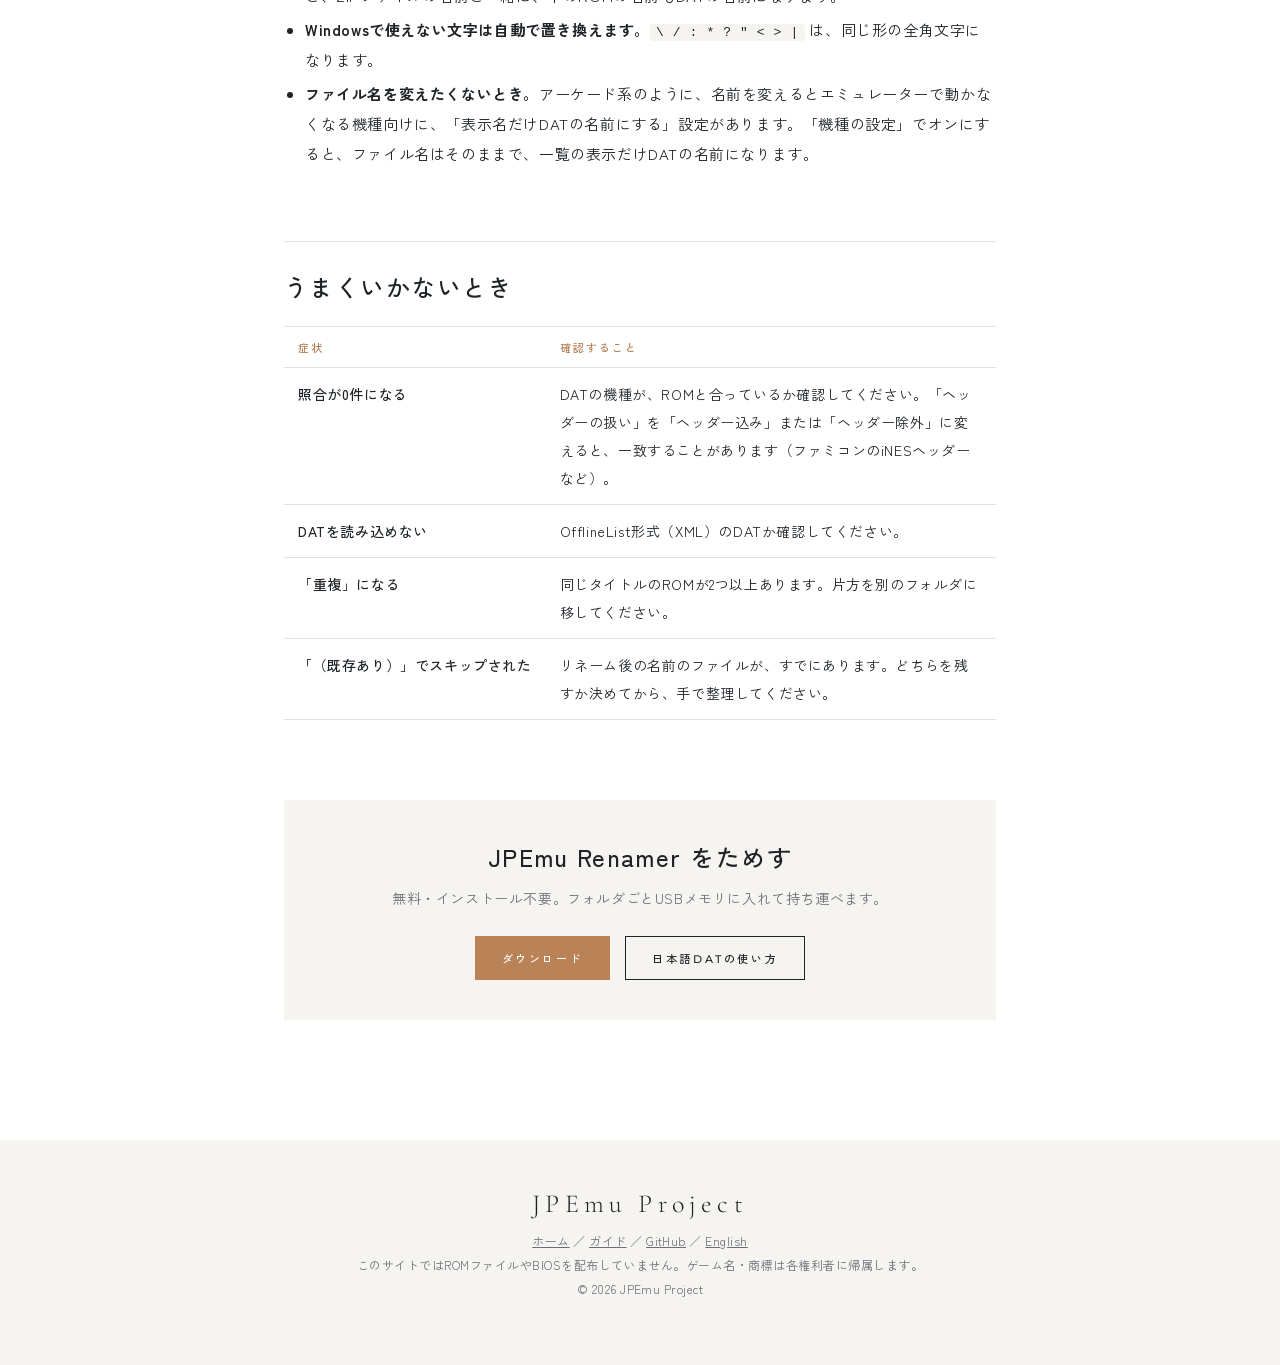
<file: guide/rename-roms-with-dat.html>
<!doctype html>
<html lang="ja">
<head>
<meta charset="utf-8">
<meta name="viewport" content="width=device-width,initial-scale=1,viewport-fit=cover">
<title>DATでROMのファイル名を正しく整える方法（CRC32照合）｜JPEmu Renamer</title>
<meta name="description" content="ファイル名がバラバラのROMを、中身（CRC32）でDATと照合して、正しいタイトルの名前に一括で直す手順。無料のWindowsソフト JPEmu Renamer の使い方です。実行前に確認でき、「元に戻す」で戻せます。">
<link rel="canonical" href="https://jpemu-project.github.io/guide/rename-roms-with-dat.html">
<link rel="alternate" hreflang="ja" href="https://jpemu-project.github.io/guide/rename-roms-with-dat.html">
<link rel="alternate" hreflang="en" href="https://jpemu-project.github.io/en/guide/rename-roms-with-dat.html">
<link rel="alternate" hreflang="x-default" href="https://jpemu-project.github.io/en/guide/rename-roms-with-dat.html">
<meta property="og:type" content="article">
<meta property="og:site_name" content="JPEmu Renamer">
<meta property="og:title" content="DATでROMのファイル名を正しく整える方法（CRC32照合）">
<meta property="og:description" content="ファイル名がバラバラのROMを、中身（CRC32）でDATと照合して、正しいタイトルの名前に一括で直す手順。">
<meta property="og:url" content="https://jpemu-project.github.io/guide/rename-roms-with-dat.html">
<meta property="og:image" content="https://jpemu-project.github.io/img/rename.jpg">
<meta property="og:locale" content="ja_JP">
<meta name="twitter:card" content="summary_large_image">
<link rel="icon" href="/favicon.ico" sizes="any">
<link rel="apple-touch-icon" href="/img/app-icon-256.png">
<script type="module" src="https://static.cloudflareinsights.com/beacon.min.js" data-cf-beacon='{"token": "e24be121c1d54c88b2a93acdfb88f5db"}'></script>
<link rel="preconnect" href="https://fonts.googleapis.com">
<link rel="preconnect" href="https://fonts.gstatic.com" crossorigin>
<link rel="stylesheet" href="https://fonts.googleapis.com/css2?family=Cormorant+Garamond:ital,wght@0,300;0,400;1,400&family=Montserrat:wght@400;500&family=Zen+Kaku+Gothic+New:wght@400;500&display=swap">
<link rel="stylesheet" href="/guide/guide.css">
</head>
<body>
<header class="bar">
  <a class="logo" href="/">JPEmu<small>RENAMER</small></a>
  <nav>
    <a href="/guide/">ガイド</a>
    <a class="hide-s" href="/en/guide/rename-roms-with-dat.html" hreflang="en" lang="en">English</a>
    <a class="dl" href="/#download">ダウンロード</a>
  </nav>
</header>

<main>
  <p class="crumb"><a href="/">ホーム</a> ／ <a href="/guide/">ガイド</a></p>
  <p class="eyebrow">GUIDE</p>
  <h1>DATでROMのファイル名を正しく整える方法</h1>
  <p class="lead">ファイル名がバラバラのROMを、中身（CRC32）でDATと照合して、正しいタイトルの名前に一括で直す手順です。実行する前に一覧で確認でき、実行したあとも「元に戻す」で戻せます。</p>

  <h2>DATとCRC32とは</h2>
  <p><strong>DAT</strong>は、ゲームのタイトルと<strong>CRC32</strong>を並べた一覧表（XMLファイル）です。<strong>CRC32</strong>は、ファイルの中身から計算する「指紋」のような値です。</p>
  <p>JPEmu Renamer は、ROMの中身からCRC32を計算して、DATに載っているCRC32と照らし合わせます。ファイル名がどんなにバラバラでも、<strong>中身が同じなら正しいタイトルだと判定できます</strong>。一致したファイルだけを、DATに書かれた名前に変えます。</p>

  <h2>用意するもの</h2>
  <ul>
    <li><strong>JPEmu Renamer</strong>（無料・Windows 10 / 11 64bit・インストール不要）。<a href="/#download">ダウンロードはこちら</a></li>
    <li>ご自身で吸い出した<strong>ROM</strong></li>
    <li>機種ごとの<strong>DATファイル</strong>（OfflineList形式のXML）。古いShift-JISのDATにも対応しています。日本で発売されたゲームの日本語DATは、<a href="/guide/japanese-dat.html">こちらで無料配布</a>しています</li>
  </ul>
  <p class="note">このサイトでは、ROMファイルやBIOSは配布していません。</p>

  <h2>手順</h2>
  <ol class="steps">
    <li><div><strong>機種を追加する</strong><span>左下の「＋ 機種を追加」で機種を作ります。「候補から選ぶ」で機種を選ぶと、拡張子・アイコン・色・内蔵コアが自動で入ります。</span></div></li>
    <li><div><strong>DATファイルとROMフォルダを指定する</strong><span>「機種の設定」で、DATファイルとROMフォルダ（複数あるときは <code>;</code> で区切る）、対象拡張子（例：<code>.nes;.zip</code>）を指定します。設定すると、ROMの読み込みと照合が自動で始まります。2回目からは、変わっていないファイルの計算を省くので、すぐ終わります。</span></div></li>
    <li><div><strong>「リネーム」タブで結果を確認する</strong><span>上の「リネーム」タブに切り替えます。「現在のファイル名」と「→ DAT上の名前」が並んで表示されます。</span></div></li>
    <li><div><strong>リネームを実行する</strong><span>「名前違い」の行を確認します。リネームしたくない行は、チェックを外します。右側に、選んだ行の「変更前」と「変更後」が出るので確かめて、「リネームを実行」を押し、確認で「はい」を選びます。</span></div></li>
    <li><div><strong>まちがえたら元に戻す</strong><span>「リネーム」タブの「元に戻す」で、最後に実行した回を、まるごと元に戻せます。もう一度押すと、その前の回も戻せます（直近50回分まで）。</span></div></li>
  </ol>

  <figure>
    <a href="/img/rename.jpg" target="_blank" rel="noopener"><img src="/img/rename.jpg" width="1280" height="800" loading="lazy" alt="JPEmu Renamer のリネーム画面。変更前と変更後のファイル名が並んで表示される"></a>
    <figcaption>リネーム画面。変更前と変更後を確認してから実行できます。</figcaption>
  </figure>

  <h2>「状態」の見方</h2>
  <table>
    <tr><th>状態</th><th>意味</th><th>リネーム</th></tr>
    <tr><td>一致</td><td>CRC32が一致し、名前もDATと同じです</td><td>不要</td></tr>
    <tr><td>名前違い</td><td>CRC32が一致し、名前がDATと違います</td><td>対象</td></tr>
    <tr><td>重複</td><td>同じタイトルのファイルが、すでにあります</td><td>しない</td></tr>
    <tr><td>DATに無し</td><td>DATにCRC32が載っていません</td><td>しない</td></tr>
    <tr><td>未所有</td><td>DATにあるのに、手元にファイルがありません</td><td>―</td></tr>
  </table>
  <p>「重複」と「DATに無し」のファイルは、指定したフォルダへ移動して、整理することもできます。一覧の上で「未所有のみ」に絞ると、まだ持っていないタイトルが分かります。</p>

  <h2>知っておくと便利なこと</h2>
  <ul>
    <li><strong>ZIPの中のROM名も変えられます。</strong>「設定」→「ZIP内のROM名もリネームする」をオンにすると、ZIPファイルの名前と一緒に、中のROMの名前もDATの名前になります。</li>
    <li><strong>Windowsで使えない文字は自動で置き換えます。</strong><code>\ / : * ? " &lt; &gt; |</code> は、同じ形の全角文字になります。</li>
    <li><strong>ファイル名を変えたくないとき。</strong>アーケード系のように、名前を変えるとエミュレーターで動かなくなる機種向けに、「表示名だけDATの名前にする」設定があります。「機種の設定」でオンにすると、ファイル名はそのままで、一覧の表示だけDATの名前になります。</li>
  </ul>

  <h2>うまくいかないとき</h2>
  <table>
    <tr><th>症状</th><th>確認すること</th></tr>
    <tr><td>照合が0件になる</td><td>DATの機種が、ROMと合っているか確認してください。「ヘッダーの扱い」を「ヘッダー込み」または「ヘッダー除外」に変えると、一致することがあります（ファミコンのiNESヘッダーなど）。</td></tr>
    <tr><td>DATを読み込めない</td><td>OfflineList形式（XML）のDATか確認してください。</td></tr>
    <tr><td>「重複」になる</td><td>同じタイトルのROMが2つ以上あります。片方を別のフォルダに移してください。</td></tr>
    <tr><td>「（既存あり）」でスキップされた</td><td>リネーム後の名前のファイルが、すでにあります。どちらを残すか決めてから、手で整理してください。</td></tr>
  </table>

  <section class="cta">
    <h2>JPEmu Renamer をためす</h2>
    <p>無料・インストール不要。フォルダごとUSBメモリに入れて持ち運べます。</p>
    <a class="btn fill" href="/#download">ダウンロード</a>
    <a class="btn" href="/guide/japanese-dat.html">日本語DATの使い方</a>
  </section>
</main>

<footer>
  <div class="fname">JPEmu Project</div>
  <div><a href="/">ホーム</a> ／ <a href="/guide/">ガイド</a> ／ <a href="https://github.com/jpemu-project/JPEmu-Renamer">GitHub</a> ／ <a href="/en/guide/rename-roms-with-dat.html" hreflang="en" lang="en">English</a></div>
  <div>このサイトではROMファイルやBIOSを配布していません。ゲーム名・商標は各権利者に帰属します。</div>
  <div>© 2026 JPEmu Project</div>
</footer>
</body>
</html>
</file>
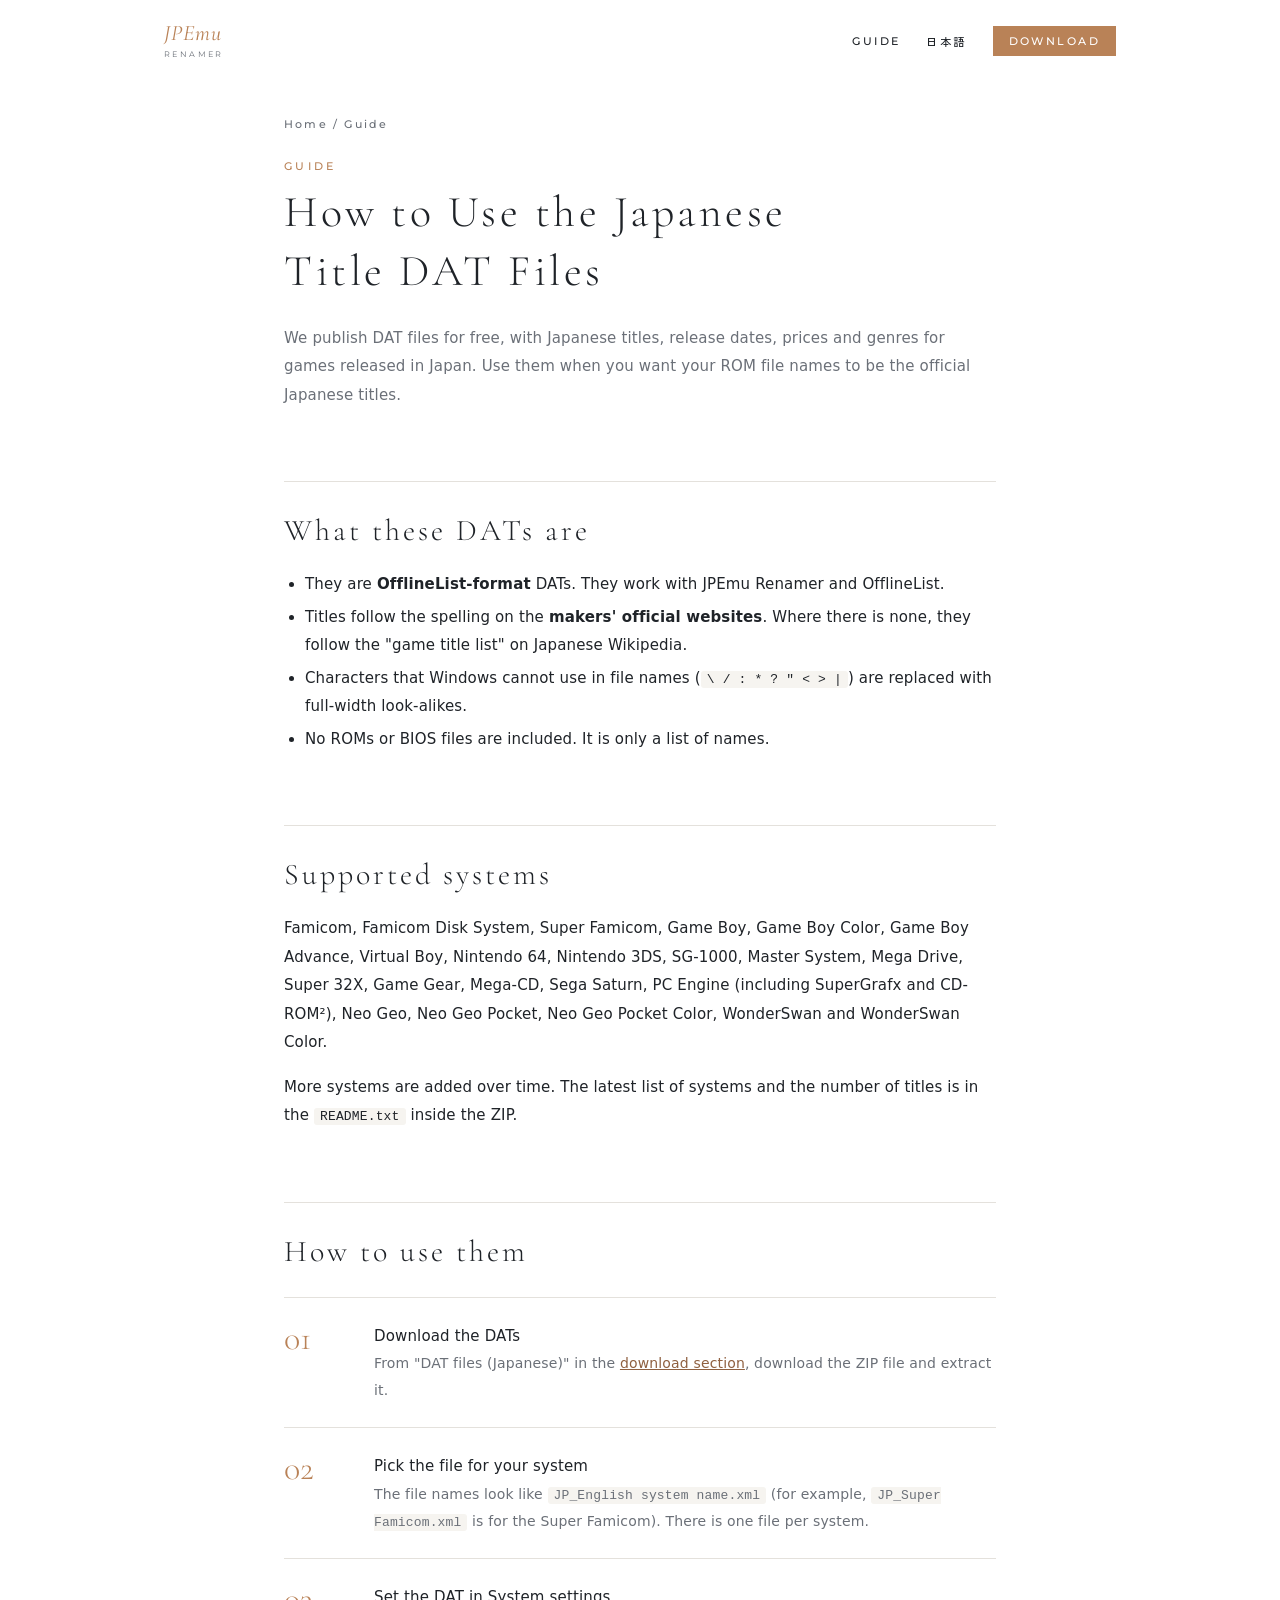
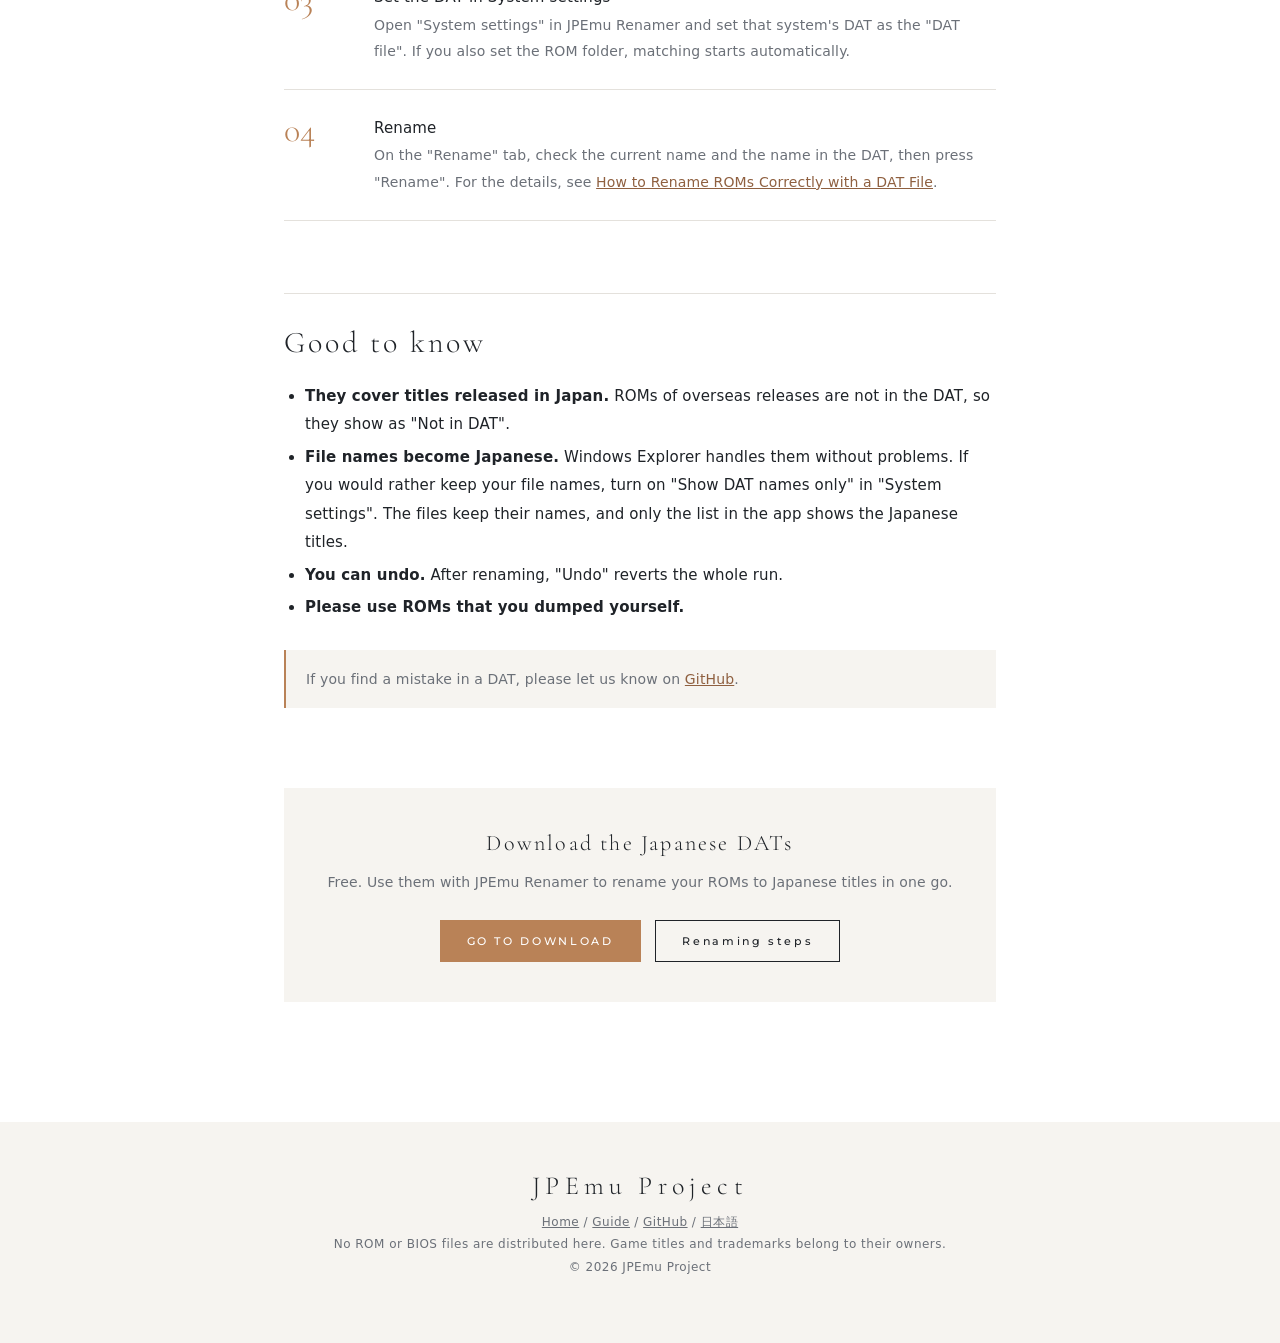
<file: en/guide/japanese-dat.html>
<!doctype html>
<html lang="en">
<head>
<meta charset="utf-8">
<meta name="viewport" content="width=device-width,initial-scale=1,viewport-fit=cover">
<title>Japanese Game Title DAT Files for Famicom, Super Famicom and More | JPEmu Renamer</title>
<meta name="description" content="Free DAT files with Japanese titles, release dates, prices and genres for games released in Japan. Learn how to rename your ROMs to the official Japanese titles. OfflineList format, for use with JPEmu Renamer.">
<link rel="canonical" href="https://jpemu-project.github.io/en/guide/japanese-dat.html">
<link rel="alternate" hreflang="ja" href="https://jpemu-project.github.io/guide/japanese-dat.html">
<link rel="alternate" hreflang="en" href="https://jpemu-project.github.io/en/guide/japanese-dat.html">
<link rel="alternate" hreflang="x-default" href="https://jpemu-project.github.io/en/guide/japanese-dat.html">
<meta property="og:type" content="article">
<meta property="og:site_name" content="JPEmu Renamer">
<meta property="og:title" content="Japanese Game Title DAT Files: How to Use Them">
<meta property="og:description" content="Free DAT files with Japanese titles, release dates, prices and genres for games released in Japan.">
<meta property="og:url" content="https://jpemu-project.github.io/en/guide/japanese-dat.html">
<meta property="og:image" content="https://jpemu-project.github.io/img/main.jpg">
<meta property="og:locale" content="en_US">
<meta name="twitter:card" content="summary_large_image">
<link rel="icon" href="/favicon.ico" sizes="any">
<link rel="apple-touch-icon" href="/img/app-icon-256.png">
<script type="module" src="https://static.cloudflareinsights.com/beacon.min.js" data-cf-beacon='{"token": "e24be121c1d54c88b2a93acdfb88f5db"}'></script>
<link rel="preconnect" href="https://fonts.googleapis.com">
<link rel="preconnect" href="https://fonts.gstatic.com" crossorigin>
<link rel="stylesheet" href="https://fonts.googleapis.com/css2?family=Cormorant+Garamond:ital,wght@0,300;0,400;1,400&family=Montserrat:wght@400;500&family=Zen+Kaku+Gothic+New:wght@400;500&display=swap">
<link rel="stylesheet" href="/guide/guide.css">
</head>
<body>
<header class="bar">
  <a class="logo" href="/">JPEmu<small>RENAMER</small></a>
  <nav>
    <a href="/en/guide/">GUIDE</a>
    <a class="hide-s" href="/guide/japanese-dat.html" hreflang="ja" lang="ja">日本語</a>
    <a class="dl" href="/#download">DOWNLOAD</a>
  </nav>
</header>

<main>
  <p class="crumb"><a href="/">Home</a> / <a href="/en/guide/">Guide</a></p>
  <p class="eyebrow">GUIDE</p>
  <h1>How to Use the Japanese Title DAT Files</h1>
  <p class="lead">We publish DAT files for free, with Japanese titles, release dates, prices and genres for games released in Japan. Use them when you want your ROM file names to be the official Japanese titles.</p>

  <h2>What these DATs are</h2>
  <ul>
    <li>They are <strong>OfflineList-format</strong> DATs. They work with JPEmu Renamer and OfflineList.</li>
    <li>Titles follow the spelling on the <strong>makers' official websites</strong>. Where there is none, they follow the "game title list" on Japanese Wikipedia.</li>
    <li>Characters that Windows cannot use in file names (<code>\ / : * ? " &lt; &gt; |</code>) are replaced with full-width look-alikes.</li>
    <li>No ROMs or BIOS files are included. It is only a list of names.</li>
  </ul>

  <h2>Supported systems</h2>
  <p>Famicom, Famicom Disk System, Super Famicom, Game Boy, Game Boy Color, Game Boy Advance, Virtual Boy, Nintendo 64, Nintendo 3DS, SG-1000, Master System, Mega Drive, Super 32X, Game Gear, Mega-CD, Sega Saturn, PC Engine (including SuperGrafx and CD-ROM²), Neo Geo, Neo Geo Pocket, Neo Geo Pocket Color, WonderSwan and WonderSwan Color.</p>
  <p>More systems are added over time. The latest list of systems and the number of titles is in the <code>README.txt</code> inside the ZIP.</p>

  <h2>How to use them</h2>
  <ol class="steps">
    <li><div><strong>Download the DATs</strong><span>From "DAT files (Japanese)" in the <a href="/#download">download section</a>, download the ZIP file and extract it.</span></div></li>
    <li><div><strong>Pick the file for your system</strong><span>The file names look like <code>JP_English system name.xml</code> (for example, <code>JP_Super Famicom.xml</code> is for the Super Famicom). There is one file per system.</span></div></li>
    <li><div><strong>Set the DAT in System settings</strong><span>Open "System settings" in JPEmu Renamer and set that system's DAT as the "DAT file". If you also set the ROM folder, matching starts automatically.</span></div></li>
    <li><div><strong>Rename</strong><span>On the "Rename" tab, check the current name and the name in the DAT, then press "Rename". For the details, see <a href="/en/guide/rename-roms-with-dat.html">How to Rename ROMs Correctly with a DAT File</a>.</span></div></li>
  </ol>

  <h2>Good to know</h2>
  <ul>
    <li><strong>They cover titles released in Japan.</strong> ROMs of overseas releases are not in the DAT, so they show as "Not in DAT".</li>
    <li><strong>File names become Japanese.</strong> Windows Explorer handles them without problems. If you would rather keep your file names, turn on "Show DAT names only" in "System settings". The files keep their names, and only the list in the app shows the Japanese titles.</li>
    <li><strong>You can undo.</strong> After renaming, "Undo" reverts the whole run.</li>
    <li><strong>Please use ROMs that you dumped yourself.</strong></li>
  </ul>
  <p class="note">If you find a mistake in a DAT, please let us know on <a href="https://github.com/jpemu-project/JPEmu-Renamer/issues">GitHub</a>.</p>

  <section class="cta">
    <h2>Download the Japanese DATs</h2>
    <p>Free. Use them with JPEmu Renamer to rename your ROMs to Japanese titles in one go.</p>
    <a class="btn fill" href="/#download">GO TO DOWNLOAD</a>
    <a class="btn" href="/en/guide/rename-roms-with-dat.html">Renaming steps</a>
  </section>
</main>

<footer>
  <div class="fname">JPEmu Project</div>
  <div><a href="/">Home</a> / <a href="/en/guide/">Guide</a> / <a href="https://github.com/jpemu-project/JPEmu-Renamer">GitHub</a> / <a href="/guide/japanese-dat.html" hreflang="ja" lang="ja">日本語</a></div>
  <div>No ROM or BIOS files are distributed here. Game titles and trademarks belong to their owners.</div>
  <div>© 2026 JPEmu Project</div>
</footer>
</body>
</html>
</file>
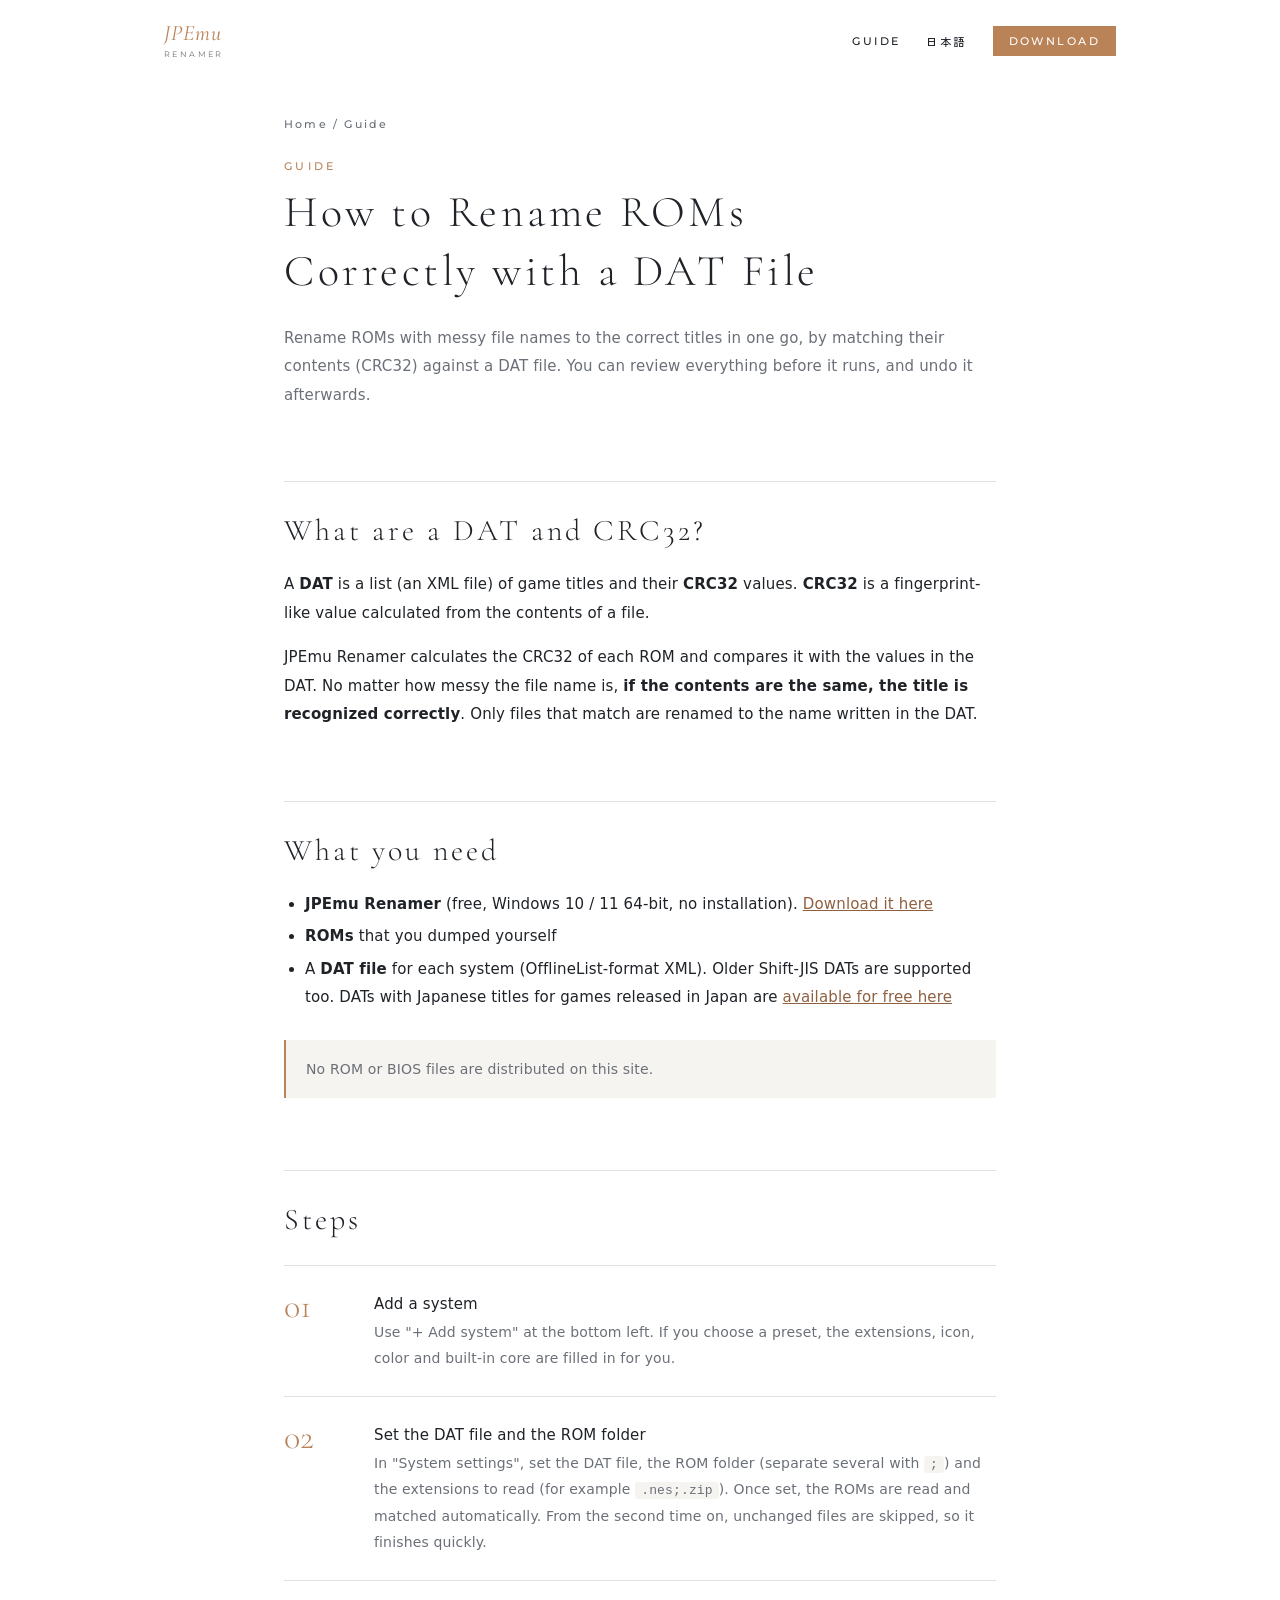
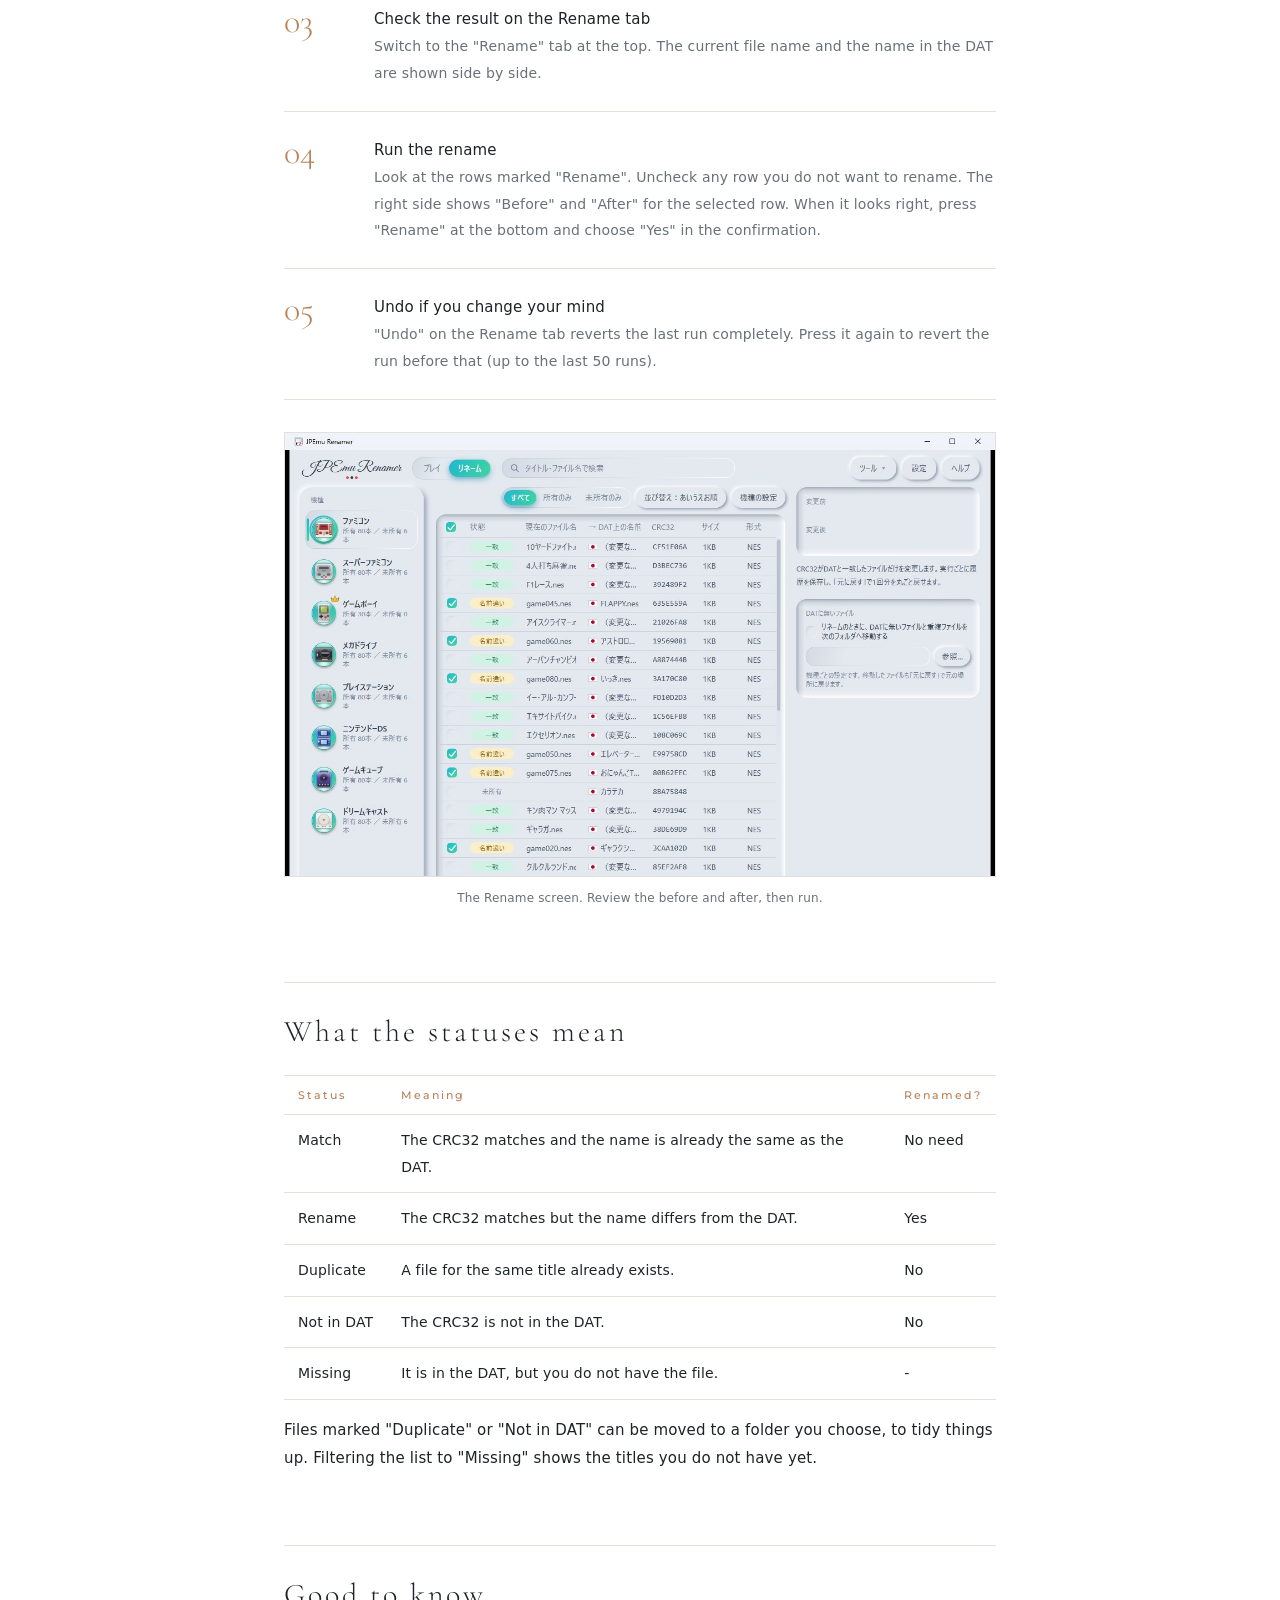
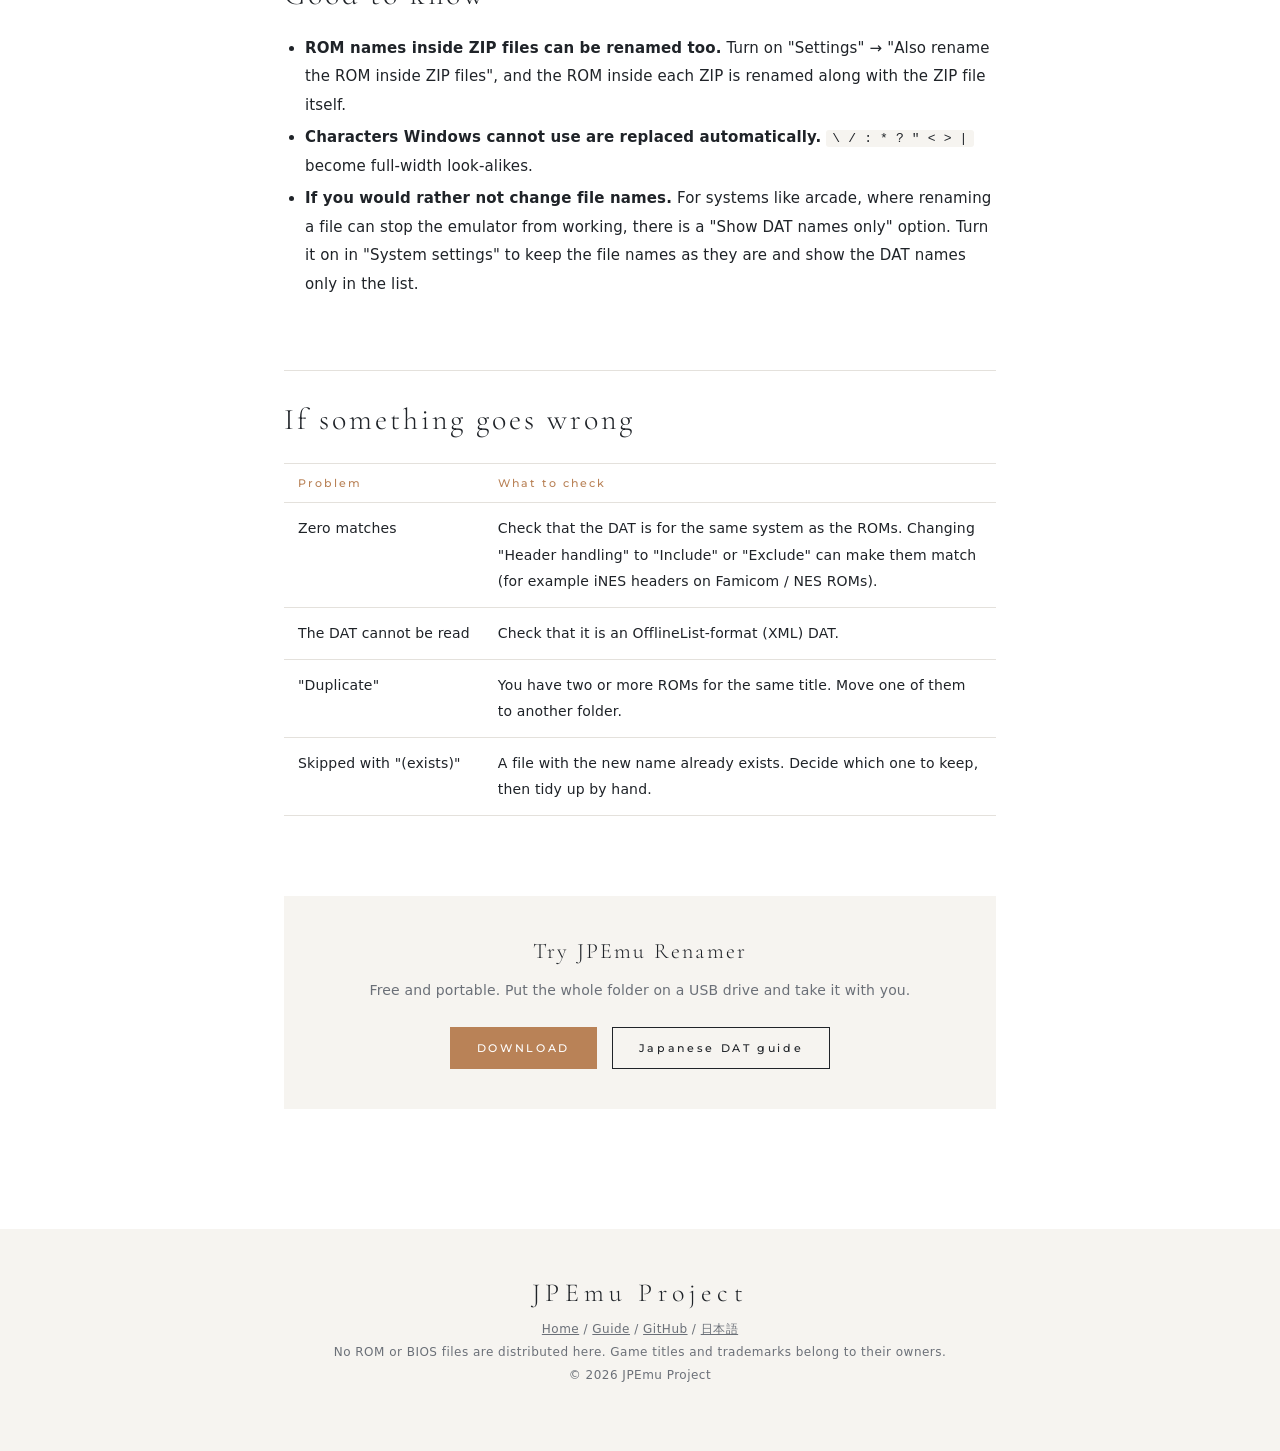
<file: en/guide/rename-roms-with-dat.html>
<!doctype html>
<html lang="en">
<head>
<meta charset="utf-8">
<meta name="viewport" content="width=device-width,initial-scale=1,viewport-fit=cover">
<title>How to Rename ROMs Correctly with a DAT File (CRC32 Matching) | JPEmu Renamer</title>
<meta name="description" content="Rename messy ROM file names to the correct game titles in one go by matching their contents (CRC32) against a DAT file. A step-by-step guide for JPEmu Renamer, a free Windows emulator launcher. Preview first, undo any time.">
<link rel="canonical" href="https://jpemu-project.github.io/en/guide/rename-roms-with-dat.html">
<link rel="alternate" hreflang="ja" href="https://jpemu-project.github.io/guide/rename-roms-with-dat.html">
<link rel="alternate" hreflang="en" href="https://jpemu-project.github.io/en/guide/rename-roms-with-dat.html">
<link rel="alternate" hreflang="x-default" href="https://jpemu-project.github.io/en/guide/rename-roms-with-dat.html">
<meta property="og:type" content="article">
<meta property="og:site_name" content="JPEmu Renamer">
<meta property="og:title" content="How to Rename ROMs Correctly with a DAT File (CRC32 Matching)">
<meta property="og:description" content="Rename messy ROM file names to the correct game titles in one go by matching their contents (CRC32) against a DAT file.">
<meta property="og:url" content="https://jpemu-project.github.io/en/guide/rename-roms-with-dat.html">
<meta property="og:image" content="https://jpemu-project.github.io/img/rename.jpg">
<meta property="og:locale" content="en_US">
<meta name="twitter:card" content="summary_large_image">
<link rel="icon" href="/favicon.ico" sizes="any">
<link rel="apple-touch-icon" href="/img/app-icon-256.png">
<script type="module" src="https://static.cloudflareinsights.com/beacon.min.js" data-cf-beacon='{"token": "e24be121c1d54c88b2a93acdfb88f5db"}'></script>
<link rel="preconnect" href="https://fonts.googleapis.com">
<link rel="preconnect" href="https://fonts.gstatic.com" crossorigin>
<link rel="stylesheet" href="https://fonts.googleapis.com/css2?family=Cormorant+Garamond:ital,wght@0,300;0,400;1,400&family=Montserrat:wght@400;500&family=Zen+Kaku+Gothic+New:wght@400;500&display=swap">
<link rel="stylesheet" href="/guide/guide.css">
</head>
<body>
<header class="bar">
  <a class="logo" href="/">JPEmu<small>RENAMER</small></a>
  <nav>
    <a href="/en/guide/">GUIDE</a>
    <a class="hide-s" href="/guide/rename-roms-with-dat.html" hreflang="ja" lang="ja">日本語</a>
    <a class="dl" href="/#download">DOWNLOAD</a>
  </nav>
</header>

<main>
  <p class="crumb"><a href="/">Home</a> / <a href="/en/guide/">Guide</a></p>
  <p class="eyebrow">GUIDE</p>
  <h1>How to Rename ROMs Correctly with a DAT File</h1>
  <p class="lead">Rename ROMs with messy file names to the correct titles in one go, by matching their contents (CRC32) against a DAT file. You can review everything before it runs, and undo it afterwards.</p>

  <h2>What are a DAT and CRC32?</h2>
  <p>A <strong>DAT</strong> is a list (an XML file) of game titles and their <strong>CRC32</strong> values. <strong>CRC32</strong> is a fingerprint-like value calculated from the contents of a file.</p>
  <p>JPEmu Renamer calculates the CRC32 of each ROM and compares it with the values in the DAT. No matter how messy the file name is, <strong>if the contents are the same, the title is recognized correctly</strong>. Only files that match are renamed to the name written in the DAT.</p>

  <h2>What you need</h2>
  <ul>
    <li><strong>JPEmu Renamer</strong> (free, Windows 10 / 11 64-bit, no installation). <a href="/#download">Download it here</a></li>
    <li><strong>ROMs</strong> that you dumped yourself</li>
    <li>A <strong>DAT file</strong> for each system (OfflineList-format XML). Older Shift-JIS DATs are supported too. DATs with Japanese titles for games released in Japan are <a href="/en/guide/japanese-dat.html">available for free here</a></li>
  </ul>
  <p class="note">No ROM or BIOS files are distributed on this site.</p>

  <h2>Steps</h2>
  <ol class="steps">
    <li><div><strong>Add a system</strong><span>Use "+ Add system" at the bottom left. If you choose a preset, the extensions, icon, color and built-in core are filled in for you.</span></div></li>
    <li><div><strong>Set the DAT file and the ROM folder</strong><span>In "System settings", set the DAT file, the ROM folder (separate several with <code>;</code>) and the extensions to read (for example <code>.nes;.zip</code>). Once set, the ROMs are read and matched automatically. From the second time on, unchanged files are skipped, so it finishes quickly.</span></div></li>
    <li><div><strong>Check the result on the Rename tab</strong><span>Switch to the "Rename" tab at the top. The current file name and the name in the DAT are shown side by side.</span></div></li>
    <li><div><strong>Run the rename</strong><span>Look at the rows marked "Rename". Uncheck any row you do not want to rename. The right side shows "Before" and "After" for the selected row. When it looks right, press "Rename" at the bottom and choose "Yes" in the confirmation.</span></div></li>
    <li><div><strong>Undo if you change your mind</strong><span>"Undo" on the Rename tab reverts the last run completely. Press it again to revert the run before that (up to the last 50 runs).</span></div></li>
  </ol>

  <figure>
    <a href="/img/rename.jpg" target="_blank" rel="noopener"><img src="/img/rename.jpg" width="1280" height="800" loading="lazy" alt="The Rename screen of JPEmu Renamer, showing file names before and after renaming side by side"></a>
    <figcaption>The Rename screen. Review the before and after, then run.</figcaption>
  </figure>

  <h2>What the statuses mean</h2>
  <table>
    <tr><th>Status</th><th>Meaning</th><th>Renamed?</th></tr>
    <tr><td>Match</td><td>The CRC32 matches and the name is already the same as the DAT.</td><td>No need</td></tr>
    <tr><td>Rename</td><td>The CRC32 matches but the name differs from the DAT.</td><td>Yes</td></tr>
    <tr><td>Duplicate</td><td>A file for the same title already exists.</td><td>No</td></tr>
    <tr><td>Not in DAT</td><td>The CRC32 is not in the DAT.</td><td>No</td></tr>
    <tr><td>Missing</td><td>It is in the DAT, but you do not have the file.</td><td>-</td></tr>
  </table>
  <p>Files marked "Duplicate" or "Not in DAT" can be moved to a folder you choose, to tidy things up. Filtering the list to "Missing" shows the titles you do not have yet.</p>

  <h2>Good to know</h2>
  <ul>
    <li><strong>ROM names inside ZIP files can be renamed too.</strong> Turn on "Settings" → "Also rename the ROM inside ZIP files", and the ROM inside each ZIP is renamed along with the ZIP file itself.</li>
    <li><strong>Characters Windows cannot use are replaced automatically.</strong> <code>\ / : * ? " &lt; &gt; |</code> become full-width look-alikes.</li>
    <li><strong>If you would rather not change file names.</strong> For systems like arcade, where renaming a file can stop the emulator from working, there is a "Show DAT names only" option. Turn it on in "System settings" to keep the file names as they are and show the DAT names only in the list.</li>
  </ul>

  <h2>If something goes wrong</h2>
  <table>
    <tr><th>Problem</th><th>What to check</th></tr>
    <tr><td>Zero matches</td><td>Check that the DAT is for the same system as the ROMs. Changing "Header handling" to "Include" or "Exclude" can make them match (for example iNES headers on Famicom / NES ROMs).</td></tr>
    <tr><td>The DAT cannot be read</td><td>Check that it is an OfflineList-format (XML) DAT.</td></tr>
    <tr><td>"Duplicate"</td><td>You have two or more ROMs for the same title. Move one of them to another folder.</td></tr>
    <tr><td>Skipped with "(exists)"</td><td>A file with the new name already exists. Decide which one to keep, then tidy up by hand.</td></tr>
  </table>

  <section class="cta">
    <h2>Try JPEmu Renamer</h2>
    <p>Free and portable. Put the whole folder on a USB drive and take it with you.</p>
    <a class="btn fill" href="/#download">DOWNLOAD</a>
    <a class="btn" href="/en/guide/japanese-dat.html">Japanese DAT guide</a>
  </section>
</main>

<footer>
  <div class="fname">JPEmu Project</div>
  <div><a href="/">Home</a> / <a href="/en/guide/">Guide</a> / <a href="https://github.com/jpemu-project/JPEmu-Renamer">GitHub</a> / <a href="/guide/rename-roms-with-dat.html" hreflang="ja" lang="ja">日本語</a></div>
  <div>No ROM or BIOS files are distributed here. Game titles and trademarks belong to their owners.</div>
  <div>© 2026 JPEmu Project</div>
</footer>
</body>
</html>
</file>
<file: guide/guide.css>
/* JPEmu Renamer ガイドページ用。トップページと同じ色・フォントを使う */
:root{
  --ink:#1f2328; --sub:#6b7078; --line:#e4e1dc; --paper:#ffffff; --paper2:#f6f4f0;
  --copper:#b98257; --copper-dark:#8f6040;
  --f-serif:"Cormorant Garamond","Zen Kaku Gothic New",serif;
  --f-label:"Montserrat","Zen Kaku Gothic New",sans-serif;
  --f-body:"Zen Kaku Gothic New","Hiragino Sans","Yu Gothic",sans-serif;
}
*{box-sizing:border-box}
html{scroll-behavior:smooth}
body{margin:0;background:var(--paper);color:var(--ink);font-family:var(--f-body);font-size:15px;line-height:2;letter-spacing:.04em}
html[lang="en"] body{letter-spacing:.01em;line-height:1.9;font-family:"Segoe UI",system-ui,-apple-system,"Helvetica Neue",Arial,sans-serif}
a{color:var(--copper-dark)}
a:hover{color:var(--copper)}
:focus-visible{outline:1px solid var(--copper);outline-offset:4px}

/* 上の細いバー */
.bar{display:flex;align-items:center;justify-content:space-between;gap:16px;max-width:1000px;margin:0 auto;padding:22px 24px}
.bar .logo{font:italic 400 22px/1 var(--f-serif);letter-spacing:.04em;color:var(--copper);text-decoration:none}
.bar .logo small{display:block;margin-top:5px;font:400 8px var(--f-label);letter-spacing:.3em;font-style:normal;color:var(--sub)}
.bar nav{display:flex;align-items:center;gap:26px;font:500 11px var(--f-label);letter-spacing:.22em}
.bar nav a{color:var(--ink);text-decoration:none}
.bar nav a:hover{color:var(--copper)}
.bar nav a.dl{padding:8px 16px;background:var(--copper);color:#fff}
.bar nav a.dl:hover{background:var(--copper-dark);color:#fff}

/* 本文 */
main{max-width:760px;margin:0 auto;padding:36px 24px 20px}
.crumb{margin:0 0 28px;font:500 11px var(--f-label);letter-spacing:.2em;color:var(--sub)}
.crumb a{color:var(--sub);text-decoration:none}
.crumb a:hover{color:var(--copper)}
.eyebrow{margin:0;font:500 11px var(--f-label);letter-spacing:.3em;color:var(--copper)}
h1,h2{text-wrap:balance;word-break:auto-phrase}
h1{margin:10px 0 0;font:300 clamp(30px,5vw,44px)/1.35 var(--f-serif);letter-spacing:.08em}
html[lang="ja"] h1{font-weight:500;letter-spacing:.06em;font-size:clamp(26px,4.4vw,38px);font-family:var(--f-body)}
.lead{margin:22px 0 0;color:var(--sub)}
h2{margin:72px 0 0;padding-top:28px;border-top:1px solid var(--line);font:300 clamp(24px,3.4vw,30px)/1.4 var(--f-serif);letter-spacing:.1em}
html[lang="ja"] h2{font-weight:500;font-family:var(--f-body);letter-spacing:.06em;font-size:clamp(20px,3vw,24px)}
h2 + p, h2 + ul{margin-top:18px}
p{margin:16px 0 0}
ul{margin:16px 0 0;padding-left:1.4em}
li{margin:4px 0}
code{font:13px/1.6 Consolas,"Cascadia Mono",monospace;background:var(--paper2);padding:1px 6px;border-radius:3px}

ol.steps{list-style:none;counter-reset:s;margin:24px 0 0;padding:0}
ol.steps li{counter-increment:s;display:grid;grid-template-columns:72px 1fr;gap:18px;padding:24px 0;border-top:1px solid var(--line);margin:0}
ol.steps li:last-child{border-bottom:1px solid var(--line)}
ol.steps li::before{content:counter(s,decimal-leading-zero);font:300 34px/1 var(--f-serif);color:var(--copper)}
ol.steps strong{display:block;font-weight:500}
ol.steps span{display:block;font-size:14px;color:var(--sub)}

table{width:100%;border-collapse:collapse;margin:22px 0 0;font-size:14px}
th,td{padding:12px 14px;border-top:1px solid var(--line);text-align:left;vertical-align:top}
th{font:500 11px var(--f-label);letter-spacing:.18em;color:var(--copper);white-space:nowrap}
tr:last-child td{border-bottom:1px solid var(--line)}
td:first-child{white-space:nowrap;font-weight:500}

.note{margin:28px 0 0;padding:16px 20px;background:var(--paper2);font-size:14px;color:var(--sub);border-left:2px solid var(--copper)}
figure{margin:32px 0 0}
figure a{display:block;border:1px solid var(--line);overflow:hidden}
figure img{display:block;width:100%;height:auto}
figcaption{margin-top:10px;font-size:12px;color:var(--sub);text-align:center}

/* ガイド一覧 */
.cards{list-style:none;margin:36px 0 0;padding:0;border-top:1px solid var(--line)}
.cards li{margin:0}
.cards a{display:grid;grid-template-columns:1fr auto;gap:16px;padding:26px 4px;border-bottom:1px solid var(--line);text-decoration:none;color:var(--ink)}
.cards a:hover strong{color:var(--copper)}
.cards strong{display:block;font-weight:500;font-size:17px;transition:color .2s}
.cards span{display:block;margin-top:4px;font-size:13px;color:var(--sub)}
.cards i{align-self:center;font:500 11px var(--f-label);letter-spacing:.2em;color:var(--copper);font-style:normal}

/* ダウンロードへの案内 */
.cta{margin:80px 0 0;padding:40px 24px;text-align:center;background:var(--paper2)}
.cta h2{margin:0;padding:0;border:0;font-size:22px}
.cta p{margin:10px 0 24px;color:var(--sub);font-size:14px}
.btn{display:inline-flex;align-items:center;gap:14px;padding:13px 26px;border:1px solid var(--ink);text-decoration:none;
  font:500 11px var(--f-label);letter-spacing:.24em;white-space:nowrap;background:none;color:var(--ink)}
.btn:hover{background:var(--ink);color:#fff}
.btn.fill{background:var(--copper);border-color:var(--copper);color:#fff}
.btn.fill:hover{background:var(--copper-dark);border-color:var(--copper-dark);color:#fff}
.cta .btn + .btn{margin-left:10px}

footer{margin-top:100px;padding:48px 24px 64px;background:var(--paper2);text-align:center;font-size:12px;color:var(--sub);letter-spacing:.04em}
footer .fname{font:300 26px var(--f-serif);letter-spacing:.2em;color:var(--ink);margin-bottom:10px}
footer a{color:var(--sub)}

@media (max-width:640px){
  .bar{padding:16px 18px}
  .bar nav{gap:14px;letter-spacing:.12em}
  .bar nav .hide-s{display:none}
  main{padding:24px 18px 10px}
  ol.steps li{grid-template-columns:48px 1fr;gap:12px}
  th,td{padding:10px 8px}
  td:first-child,th{white-space:normal}
  .cta .btn + .btn{margin:10px 0 0}
}
@media (prefers-reduced-motion:reduce){html{scroll-behavior:auto}}
</file>
